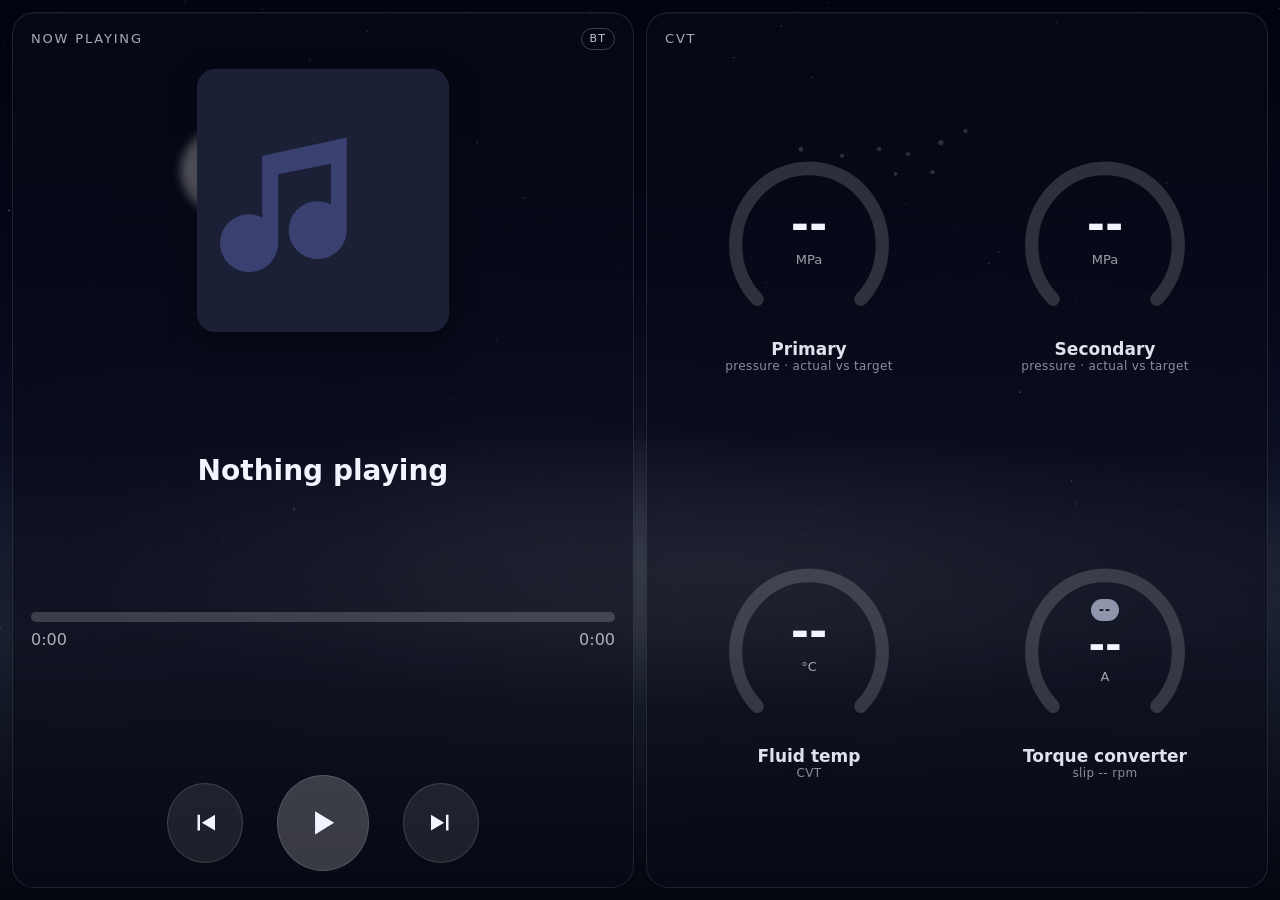
<file: dashboard/index.html>
<!DOCTYPE html>
<html lang="en">
<head>
  <meta charset="UTF-8" />
  <meta name="viewport" content="width=device-width, initial-scale=1.0" />
  <title>Sky</title>
  <link rel="stylesheet" href="src/style.css?v=20261116a" />
  <link rel="stylesheet" href="src/sky.css?v=20261116a" />
  <link rel="stylesheet" href="src/hud.css?v=20261116a" />
  <link rel="stylesheet" href="src/telemetry.css?v=20261117d" />
  <link rel="stylesheet" href="src/welcome.css?v=20261117e" />
  <link rel="stylesheet" href="src/trip.css?v=20261116a" />
  <link rel="stylesheet" href="src/dsp.css?v=20261116a" />
  <link rel="stylesheet" href="src/camera.css?v=20261117a" />
</head>
<body>
  <div id="page-main" class="pg">
    <div id="background-mount" class="bg" aria-hidden="true"></div>
    <main id="hud" class="hud" aria-label="Dashboard"></main>
  </div>
  <div id="page-tele" class="pg" aria-label="Telemetry"></div>
  <div id="page-dsp" class="pg" aria-label="Audio DSP"></div>
  <script type="module" src="src/sky.js?v=20261116a"></script>
  <script type="module" src="src/hud.js?v=20261117c"></script>
  <script type="module" src="src/telemetry.js?v=20261117d"></script>
  <script type="module" src="src/welcome.js?v=20261116a"></script>
  <script type="module" src="src/trip.js?v=20261116a"></script>
  <script type="module" src="src/dsp.js?v=20261116a"></script>
  <script type="module" src="src/camera.js?v=20261117a"></script>
</body>
</html>
</file>
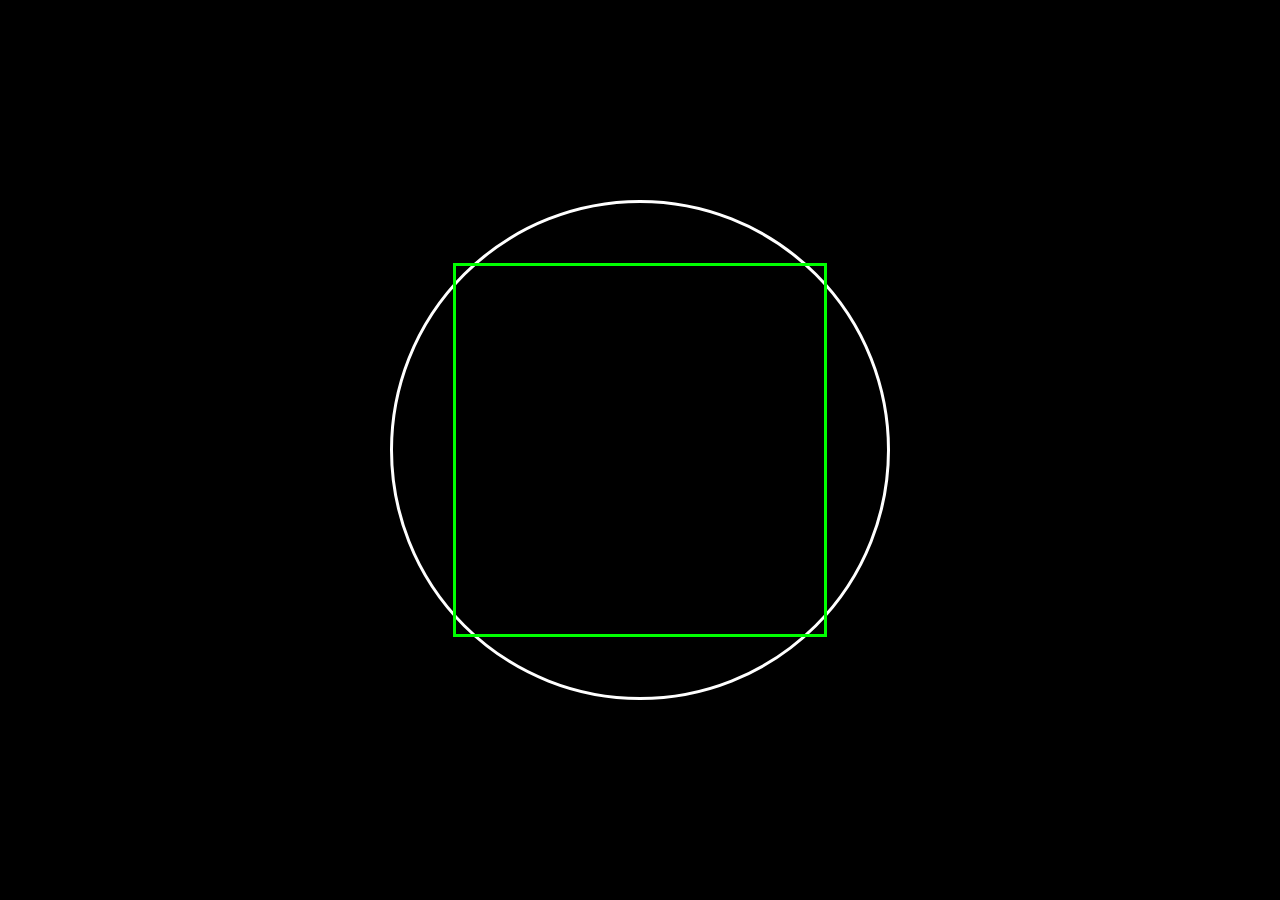
<file: dashboard/test-square.html>
<!doctype html><meta charset="utf-8">
<body style="margin:0;background:#000;display:flex;align-items:center;justify-content:center;height:100vh">
<div style="width:500px;height:500px;border:3px solid #fff;border-radius:50%;box-sizing:border-box;position:relative">
<div style="position:absolute;inset:60px;border:3px solid #0f0;box-sizing:border-box"></div></div>
</file>
<file: dashboard/src/style.css>
/* ============================================================
   Vantage v0.8.0 — design system
   Catppuccin Mocha (default), Macchiato, Frappe + Latte
   ============================================================ */

/* CSS Media Features Level 5: :dark, :light, :no-preference
   Fallback color system when system preference is available but
   JS hasn't yet applied data-theme. Chrome 148+, Firefox 151+,
   Safari 27+ (Interop 2026). These apply ONLY if data-theme is
   not set, so the JS-driven system takes precedence. */
@supports selector(:dark) {
  :dark {
    /* Default to Mocha (dark) when system prefers dark and JS hasn't run */
    --base: #1e1e2e;
    --mantle: #181825;
    --crust: #11111b;
    --surface0: #313244;
    --surface1: #45475a;
    --surface2: #585b70;
    --overlay0: #6c7086;
    --overlay1: #7f849c;
    --overlay2: #9399b2;
    --text: #cdd6f4;
    --subtext1: #bac2de;
    --subtext0: #a6adc8;
    --rosewater: #f5e0dc;
    --flamingo: #f2cdcd;
    --pink: #f5c2e7;
    --mauve: #cba6f7;
    --red: #f38ba8;
    --maroon: #eba0ac;
    --peach: #fab387;
    --yellow: #f9e2af;
    --green: #a6e3a1;
    --teal: #94e2d5;
    --sky: #89dceb;
    --sapphire: #74c7ec;
    --blue: #89b4fa;
    --lavender: #b4befe;
    --bg-canvas: var(--base);
    --bg-elevated: color-mix(in srgb, var(--mantle) 90%, transparent);
    --bg-overlay: color-mix(in srgb, var(--surface0) 70%, transparent);
    --bg-input: color-mix(in srgb, var(--crust) 70%, transparent);
    --bg-input-hover: color-mix(in srgb, var(--crust) 90%, transparent);
    --bg-button: color-mix(in srgb, var(--surface0) 70%, transparent);
    --bg-button-hover: color-mix(in srgb, var(--surface1) 80%, transparent);
    --bg-readability-overlay:
      radial-gradient(900px 520px at 50% 28%, rgba(0, 0, 0, 0.05), transparent 62%),
      linear-gradient(180deg, rgba(8, 9, 18, 0.18), rgba(8, 9, 18, 0.08) 45%, rgba(8, 9, 18, 0.26));
    --hero-text-shadow: 0 2px 18px rgba(0, 0, 0, 0.42);
    --border-subtle: color-mix(in srgb, var(--surface0) 60%, transparent);
    --border-default: color-mix(in srgb, var(--surface1) 65%, transparent);
    --border-strong: var(--surface2);
    --border-focus: var(--accent);
    --accent: var(--mauve);
    --accent-secondary: var(--blue);
    --accent-strong: color-mix(in srgb, var(--mauve) 92%, white);
    --accent-fg: var(--crust);
    --shadow-sm: 0 1px 2px rgba(0, 0, 0, 0.25);
    --shadow-md: 0 4px 12px rgba(0, 0, 0, 0.30);
    --shadow-lg: 0 12px 32px rgba(0, 0, 0, 0.40);
    --shadow-xl: 0 24px 64px rgba(0, 0, 0, 0.50);
    --ring: 0 0 0 2px var(--bg-canvas), 0 0 0 4px var(--accent);
  }
}

@supports selector(:light) {
  :light {
    /* Default to Latte (light) when system prefers light and JS hasn't run */
    --base: #eff1f5;
    --mantle: #e6e9ef;
    --crust: #dce0e8;
    --surface0: #ccd0da;
    --surface1: #bcc0cc;
    --surface2: #acb0be;
    --overlay0: #9ca0b0;
    --overlay1: #8b8fa3;
    --overlay2: #7c8096;
    --text: #4c4f69;
    --subtext1: #5c5f77;
    --subtext0: #6c6f85;
    --rosewater: #dc8a78;
    --flamingo: #dd7986;
    --pink: #ea76cb;
    --mauve: #8839ef;
    --red: #d20f39;
    --maroon: #e64553;
    --peach: #fe640b;
    --yellow: #df8e1d;
    --green: #40a02b;
    --teal: #179299;
    --sky: #04a5e5;
    --sapphire: #209fb5;
    --blue: #1e66f5;
    --lavender: #7287fd;
    --bg-canvas: var(--base);
    --bg-elevated: color-mix(in srgb, var(--mantle) 90%, transparent);
    --bg-overlay: color-mix(in srgb, var(--surface0) 70%, transparent);
    --bg-input: color-mix(in srgb, var(--crust) 70%, transparent);
    --bg-input-hover: color-mix(in srgb, var(--crust) 90%, transparent);
    --bg-button: color-mix(in srgb, var(--surface0) 70%, transparent);
    --bg-button-hover: color-mix(in srgb, var(--surface1) 80%, transparent);
    --bg-readability-overlay:
      radial-gradient(900px 520px at 50% 28%, rgba(255, 255, 255, 0.05), transparent 62%),
      linear-gradient(180deg, rgba(240, 240, 245, 0.18), rgba(240, 240, 245, 0.08) 45%, rgba(240, 240, 245, 0.26));
    --hero-text-shadow: 0 2px 18px rgba(255, 255, 255, 0.32);
    --border-subtle: color-mix(in srgb, var(--surface0) 60%, transparent);
    --border-default: color-mix(in srgb, var(--surface1) 65%, transparent);
    --border-strong: var(--surface2);
    --border-focus: var(--accent);
    --accent: var(--mauve);
    --accent-secondary: var(--blue);
    --accent-strong: color-mix(in srgb, var(--mauve) 86%, black);
    --accent-fg: var(--base);
    --shadow-sm: 0 1px 2px rgba(0, 0, 0, 0.12);
    --shadow-md: 0 4px 12px rgba(0, 0, 0, 0.15);
    --shadow-lg: 0 12px 32px rgba(0, 0, 0, 0.20);
    --shadow-xl: 0 24px 64px rgba(0, 0, 0, 0.28);
    --ring: 0 0 0 2px var(--bg-canvas), 0 0 0 4px var(--accent);
  }
}

:root,
[data-theme="mocha"] {
  /* Catppuccin Mocha */
  --base: #1e1e2e;
  --mantle: #181825;
  --crust: #11111b;
  --surface0: #313244;
  --surface1: #45475a;
  --surface2: #585b70;
  --overlay0: #6c7086;
  --overlay1: #7f849c;
  --overlay2: #9399b2;
  --text: #cdd6f4;
  --subtext1: #bac2de;
  --subtext0: #a6adc8;
  --rosewater: #f5e0dc;
  --flamingo: #f2cdcd;
  --pink: #f5c2e7;
  --mauve: #cba6f7;
  --red: #f38ba8;
  --maroon: #eba0ac;
  --peach: #fab387;
  --yellow: #f9e2af;
  --green: #a6e3a1;
  --teal: #94e2d5;
  --sky: #89dceb;
  --sapphire: #74c7ec;
  --blue: #89b4fa;
  --lavender: #b4befe;

  /* Semantic surface tokens */
  --bg-canvas: var(--base);
  --bg-elevated: color-mix(in srgb, var(--mantle) 90%, transparent);
  --bg-overlay: color-mix(in srgb, var(--surface0) 70%, transparent);
  --bg-input: color-mix(in srgb, var(--crust) 70%, transparent);
  --bg-input-hover: color-mix(in srgb, var(--crust) 90%, transparent);
  --bg-button: color-mix(in srgb, var(--surface0) 70%, transparent);
  --bg-button-hover: color-mix(in srgb, var(--surface1) 80%, transparent);
  --bg-readability-overlay:
    radial-gradient(900px 520px at 50% 28%, rgba(0, 0, 0, 0.05), transparent 62%),
    linear-gradient(180deg, rgba(8, 9, 18, 0.18), rgba(8, 9, 18, 0.08) 45%, rgba(8, 9, 18, 0.26));
  --hero-text-shadow: 0 2px 18px rgba(0, 0, 0, 0.42);

  --border-subtle: color-mix(in srgb, var(--surface0) 60%, transparent);
  --border-default: color-mix(in srgb, var(--surface1) 65%, transparent);
  --border-strong: var(--surface2);
  --border-focus: var(--accent);

  --accent: var(--mauve);
  --accent-secondary: var(--blue);
  --accent-strong: color-mix(in srgb, var(--mauve) 92%, white);
  --accent-fg: var(--crust);

  /* Dynamic contrast text on accent background
     Progressive enhancement: contrast-color() for Chrome 147+, Firefox 146+, Safari 26+, Edge 147+
     Fallback to --accent-fg for older browsers */
  @supports (color: contrast-color(white, black from red)) {
    --accent-fg: contrast-color(white, black from var(--accent));
  }

  /* Shadows tuned for dark canvas */
  --shadow-sm: 0 1px 2px rgba(0, 0, 0, 0.25);
  --shadow-md: 0 4px 12px rgba(0, 0, 0, 0.30);
  --shadow-lg: 0 12px 32px rgba(0, 0, 0, 0.40);
  --shadow-xl: 0 24px 64px rgba(0, 0, 0, 0.50);
  --ring: 0 0 0 2px var(--bg-canvas), 0 0 0 4px var(--accent);
}

[data-theme="macchiato"] {
  /* Catppuccin Macchiato */
  --base: #24273a;
  --mantle: #1e2030;
  --crust: #181926;
  --surface0: #363a4f;
  --surface1: #494d64;
  --surface2: #5b6078;
  --overlay0: #6e738d;
  --overlay1: #8087a2;
  --overlay2: #939ab7;
  --text: #cad3f5;
  --subtext1: #b8c0e0;
  --subtext0: #a5adcb;
  --rosewater: #f4dbd6;
  --flamingo: #f0c6c6;
  --pink: #f5bde6;
  --mauve: #c6a0f6;
  --red: #ed8796;
  --maroon: #ee99a0;
  --peach: #f5a97f;
  --yellow: #eed49f;
  --green: #a6da95;
  --teal: #8bd5ca;
  --sky: #91d7e3;
  --sapphire: #7dc4e4;
  --blue: #8aadf4;
  --lavender: #b7bdf8;
  --bg-readability-overlay:
    radial-gradient(900px 520px at 50% 28%, rgba(9, 10, 23, 0.06), transparent 62%),
    linear-gradient(180deg, rgba(12, 13, 28, 0.19), rgba(12, 13, 28, 0.09) 45%, rgba(12, 13, 28, 0.27));

  /* Dynamic contrast text on accent background */
  @supports (color: contrast-color(white, black from red)) {
    --accent-fg: contrast-color(white, black from var(--accent));
  }
}

[data-theme="frappe"] {
  /* Catppuccin Frappe */
  --base: #303446;
  --mantle: #292c3c;
  --crust: #232634;
  --surface0: #414559;
  --surface1: #51576d;
  --surface2: #626880;
  --overlay0: #737994;
  --overlay1: #838ba7;
  --overlay2: #949cbb;
  --text: #c6d0f5;
  --subtext1: #b5bfe2;
  --subtext0: #a5adce;
  --rosewater: #f2d5cf;
  --flamingo: #eebebe;
  --pink: #f4b8e4;
  --mauve: #ca9ee6;
  --red: #e78284;
  --maroon: #ea999c;
  --peach: #ef9f76;
  --yellow: #e5c890;
  --green: #a6d189;
  --teal: #81c8be;
  --sky: #99d1db;
  --sapphire: #85c1dc;
  --blue: #8caaee;
  --lavender: #babbf1;
  --bg-readability-overlay:
    radial-gradient(900px 520px at 50% 28%, rgba(15, 17, 35, 0.05), transparent 62%),
    linear-gradient(180deg, rgba(18, 20, 38, 0.17), rgba(18, 20, 38, 0.08) 45%, rgba(18, 20, 38, 0.24));

  /* Dynamic contrast text on accent background */
  @supports (color: contrast-color(white, black from red)) {
    --accent-fg: contrast-color(white, black from var(--accent));
  }
}

/* Accent color overrides — set via data-accent on <html> */
[data-accent="blue"]     { --accent: var(--blue);     --accent-strong: color-mix(in srgb, var(--blue)     92%, white); }
[data-accent="green"]    { --accent: var(--green);    --accent-strong: color-mix(in srgb, var(--green)    92%, white); }
[data-accent="peach"]    { --accent: var(--peach);    --accent-strong: color-mix(in srgb, var(--peach)    92%, white); }
[data-accent="teal"]     { --accent: var(--teal);     --accent-strong: color-mix(in srgb, var(--teal)     92%, white); }
[data-accent="lavender"] { --accent: var(--lavender); --accent-strong: color-mix(in srgb, var(--lavender) 92%, white); }
[data-accent="red"]      { --accent: var(--red);      --accent-strong: color-mix(in srgb, var(--red)      92%, white); }
[data-accent="flamingo"] { --accent: var(--flamingo); --accent-strong: color-mix(in srgb, var(--flamingo) 92%, white); }
[data-accent="sky"]      { --accent: var(--sky);      --accent-strong: color-mix(in srgb, var(--sky)      92%, white); }

[data-theme="latte"] {
  /* Catppuccin Latte */
  --base: #eff1f5;
  --mantle: #e6e9ef;
  --crust: #dce0e8;
  --surface0: #ccd0da;
  --surface1: #bcc0cc;
  --surface2: #acb0be;
  --overlay0: #9ca0b0;
  --overlay1: #8c8fa1;
  --overlay2: #7c7f93;
  --text: #4c4f69;
  --subtext1: #5c5f77;
  --subtext0: #6c6f85;
  --rosewater: #dc8a78;
  --flamingo: #dd7878;
  --pink: #ea76cb;
  --mauve: #8839ef;
  --red: #d20f39;
  --maroon: #e64553;
  --peach: #fe640b;
  --yellow: #df8e1d;
  --green: #40a02b;
  --teal: #179299;
  --sky: #04a5e5;
  --sapphire: #209fb5;
  --blue: #1e66f5;
  --lavender: #7287fd;

  --bg-canvas: var(--base);
  --bg-elevated: color-mix(in srgb, var(--mantle) 90%, transparent);
  --bg-overlay: color-mix(in srgb, white 60%, var(--surface0));
  --bg-input: white;
  --bg-input-hover: color-mix(in srgb, white 90%, var(--surface0));
  --bg-button: color-mix(in srgb, white 80%, var(--surface0));
  --bg-button-hover: color-mix(in srgb, white 95%, var(--surface1));
  --bg-readability-overlay:
    radial-gradient(900px 520px at 50% 28%, rgba(255, 255, 255, 0.18), transparent 62%),
    linear-gradient(180deg, rgba(255, 255, 255, 0.24), rgba(255, 255, 255, 0.12) 45%, rgba(255, 255, 255, 0.30));
  --hero-text-shadow: 0 1px 14px rgba(255, 255, 255, 0.72);

  --border-subtle: color-mix(in srgb, var(--surface0) 80%, transparent);
  --border-default: var(--surface1);
  --border-strong: var(--surface2);

  --accent: var(--mauve);
  --accent-secondary: var(--blue);
  --accent-strong: color-mix(in srgb, var(--mauve) 90%, black);
  --accent-fg: white;

  /* Dynamic contrast text on accent background */
  @supports (color: contrast-color(white, black from red)) {
    --accent-fg: contrast-color(white, black from var(--accent));
  }

  --shadow-sm: 0 1px 2px rgba(0, 0, 0, 0.06);
  --shadow-md: 0 4px 16px rgba(0, 0, 0, 0.08);
  --shadow-lg: 0 16px 40px rgba(0, 0, 0, 0.12);
  --shadow-xl: 0 24px 64px rgba(0, 0, 0, 0.16);
}

:root {
  /* Type scale */
  --font-sans: ui-sans-serif, -apple-system, BlinkMacSystemFont, "Segoe UI Variable", "Segoe UI", "Inter", system-ui, sans-serif;
  --font-display: var(--font-sans);
  --font-mono: ui-monospace, "JetBrains Mono", "Cascadia Code", "SF Mono", Menlo, Consolas, monospace;

  --text-xs: 11px;
  --text-sm: 12px;
  --text-base: 14px;
  --text-md: 15px;
  --text-lg: 17px;
  --text-xl: 22px;
  --text-2xl: 28px;
  --text-3xl: 38px;
  --text-display: 56px;

  /* Spacing scale (8pt grid w/ 4 half-step) */
  --s-1: 4px;
  --s-2: 8px;
  --s-3: 12px;
  --s-4: 16px;
  --s-5: 20px;
  --s-6: 24px;
  --s-7: 32px;
  --s-8: 40px;
  --s-9: 48px;
  --s-10: 64px;
  --s-11: 80px;

  /* Radii */
  --r-1: 4px;
  --r-2: 8px;
  --r-3: 12px;
  --r-4: 16px;
  --r-5: 20px;
  /* `--r-pill` is the "rounded backdrop" token used by text-bearing
   * chips, badges, weather cards, panel pills, etc. Set to 10 px — NOT
   * a stadium — to satisfy the project no-pill-backdrop rule. True
   * circles (avatars, status dots ≤14 px, icon-only buttons, toggle
   * thumbs) explicitly set `border-radius: 50%` themselves so they
   * keep their shape even though the token resolves to 10 px.
   * Allowed backdrop radii: 0, 4, 6, 8, 10, 12.
   */
  --r-pill: 10px;

  /* Motion */
  --t-micro: 120ms cubic-bezier(0.2, 0, 0.2, 1);
  --t-fast: 180ms cubic-bezier(0.2, 0.8, 0.2, 1);
  --t-base: 240ms cubic-bezier(0.2, 0.8, 0.2, 1);
  --t-slow: 320ms cubic-bezier(0.2, 0.8, 0.2, 1);

  --ring: 0 0 0 2px var(--bg-canvas), 0 0 0 4px var(--accent);

  --layout-max: 1100px;
  --layout-px: clamp(20px, 4vw, 56px);

  /* Semantic radius aliases — used by components that predate the numeric scale */
  --r-md: var(--r-3);
  --r-lg: var(--r-4);

  /* Ease curves */
  --ease-out: cubic-bezier(0, 0, 0.2, 1);
  --ease-in-out: cubic-bezier(0.4, 0, 0.2, 1);
}

@media (prefers-reduced-motion: reduce) {
  :root {
    --t-micro: 0ms;
    --t-fast: 0ms;
    --t-base: 0ms;
    --t-slow: 0ms;
  }
  *,
  *::before,
  *::after {
    animation-duration: 0.001ms !important;
    animation-iteration-count: 1 !important;
    transition-duration: 0.001ms !important;
  }
}

/* Windows High Contrast / forced-colors — let the OS theme override
   our colors but keep critical structural elements visible. */
@media (forced-colors: active) {
  .panel,
  .settings-section__group,
  .toast,
  .widget-picker,
  .engine-picker__popover,
  .onboard-card,
  .quicklink,
  .topsite__favicon {
    border: 1px solid CanvasText;
  }
  .button:focus-visible,
  .icon-button:focus-visible,
  .text-input:focus,
  :focus-visible {
    outline: 2px solid Highlight !important;
    outline-offset: 2px;
  }
}

/* prefers-contrast: more — users have explicitly asked the OS for
   stronger contrast (macOS Increase Contrast, GNOME high-contrast theme,
   iOS Increase Contrast, Windows Settings → Accessibility → Contrast
   themes when not in forced-colors). We thicken hairline borders, lift
   subtext opacity, replace dashed/subtle dividers with solid lines, and
   pull placeholder text up from --overlay0 to --subtext1 so it's
   readable against busy animated backgrounds. The whole pass is
   additive — no defaults are weakened. */
@media (prefers-contrast: more) {
  /* Borders that ride at --border-subtle become --border-default (and
     anything dashed becomes solid). */
  .panel,
  .settings-section__group,
  .settings-row,
  .toast,
  .widget-picker,
  .engine-picker__popover,
  .onboard-card,
  .quicklink,
  .topsite,
  .topsite__favicon,
  .chip,
  .text-input,
  .button,
  .button--ghost,
  .icon-button,
  .segmented,
  .toggle__track,
  .modal,
  .settings-panel,
  .feed-item,
  .crypto-row,
  .weather,
  .pomodoro,
  .calendar-event {
    border-color: var(--border-default);
    border-style: solid;
  }

  /* Hairline 1px dividers between rows become 2px so they survive
     against image and animated backgrounds. */
  .feed-item + .feed-item,
  .quicklinks > * + *,
  .topsites__list > * + *,
  .crypto-row + .crypto-row,
  .pom-history__row + .pom-history__row,
  .settings-row + .settings-row {
    border-top-width: 2px;
  }

  /* Placeholder text and disabled chrome must stay legible. */
  ::placeholder {
    color: var(--subtext1);
    opacity: 1;
  }
  .settings-row__hint,
  .crypto-empty__hint,
  .panel-empty,
  .feed-meta,
  .topsite__label,
  .quicklink__hint {
    color: var(--subtext1);
  }

  /* The accent foreground gets nudged toward the higher-contrast token
     so links + active pills stay AA against backgrounds users may have
     boosted. */
  .crypto-empty__link,
  .panel-tab[aria-selected="true"],
  .workspace-pill--active {
    text-decoration-thickness: 2px;
  }

  /* Focus rings double in width — a 2px ring is the WCAG 2.4.11 (Focus
     Not Obscured) baseline, but high-contrast users want more. */
  :focus-visible {
    outline-width: 3px;
    outline-offset: 3px;
  }

  /* Ghost buttons normally hover to a transparent border; under
     high-contrast we promote it to --border-default so the hovered
     hit-area is still legible against image/animated backgrounds. */
  .button--ghost:hover,
  .icon-button--ghost:hover {
    border-color: var(--border-default);
  }

  /* Partial-import dialog — section cards have hairline borders and
     subtext0 hint copy by default; both get the same lift as the rest
     of the contrast pass so the new surface doesn't read weaker than
     the rest of settings. */
  .import-dialog,
  .import-dialog__section {
    border-color: var(--border-default);
  }
  .import-dialog__header p,
  .import-dialog__section-hint {
    color: var(--subtext1);
  }
}

/* prefers-reduced-transparency — replace translucent + blurred
   surfaces with fully opaque equivalents. Chrome/Edge 118+. */
@media (prefers-reduced-transparency: reduce) {
  .settings-panel,
  .widget-picker,
  .pom-widget,
  .engine-picker__popover,
  .toast,
  .panel,
  .import-dialog,
  .notes-focus__overlay,
  .context-menu,
  .ql-group-popover {
    backdrop-filter: none !important;
    -webkit-backdrop-filter: none !important;
    background: var(--mantle) !important;
  }
  .bg-readability {
    backdrop-filter: none !important;
    -webkit-backdrop-filter: none !important;
  }
}

/* ============================================================
   Base
   ============================================================ */

*,
*::before,
*::after {
  box-sizing: border-box;
}

/* Make the [hidden] attribute always win, regardless of class display rules.
   Otherwise class-level `display: flex` / `display: grid` overrides the
   user-agent `[hidden] { display: none }` at equal specificity, and toggling
   `node.hidden = true` doesn't actually hide the element. */
[hidden] {
  display: none !important;
}

.visually-hidden {
  position: absolute !important;
  width: 1px !important;
  height: 1px !important;
  padding: 0 !important;
  margin: -1px !important;
  overflow: hidden !important;
  clip: rect(0 0 0 0) !important;
  white-space: nowrap !important;
  border: 0 !important;
}

html,
body {
  margin: 0;
  padding: 0;
  min-height: 100vh;
  background: var(--bg-canvas);
  color: var(--text);
  font-family: var(--font-sans);
  font-size: var(--text-base);
  line-height: 1.5;
  -webkit-font-smoothing: antialiased;
  -moz-osx-font-smoothing: grayscale;
  text-rendering: optimizeLegibility;
  font-feature-settings: "ss01", "cv11";
}

/* The animated background layer is position:fixed with z-index:-1, which
   places it BELOW body's painted background. So body must stay transparent
   for the .bg layer to be visible. The HTML root holds the canvas color as
   a safety fallback in case the .bg layer fails to render (broken JS, no
   network, etc.) so the page is never pure white. */
html {
  background: var(--bg-canvas);
  transition: background var(--t-slow), color var(--t-base);
}

body {
  background: transparent;
  min-height: 100vh;
  overflow-x: hidden;
}

/* When the animated background is OFF (.bg empty), paint the static
   Catppuccin gradient on the HTML root instead. */
html:has(.bg:empty) {
  background:
    radial-gradient(1100px 520px at 12% -10%, color-mix(in srgb, var(--accent) 10%, transparent), transparent 60%),
    radial-gradient(900px 480px at 110% 110%, color-mix(in srgb, var(--accent-secondary) 9%, transparent), transparent 60%),
    var(--bg-canvas);
}

html[data-theme="latte"]:has(.bg:empty) {
  background:
    radial-gradient(1100px 520px at 12% -10%, color-mix(in srgb, var(--accent) 14%, transparent), transparent 60%),
    radial-gradient(900px 480px at 110% 110%, color-mix(in srgb, var(--accent-secondary) 12%, transparent), transparent 60%),
    var(--bg-canvas);
}

button,
input,
select,
textarea {
  font: inherit;
  color: inherit;
}

a {
  color: inherit;
  text-decoration: none;
}

::selection {
  background: color-mix(in srgb, var(--accent) 35%, transparent);
}

:focus-visible {
  outline: none;
  box-shadow: var(--ring);
  border-radius: var(--r-2);
}

/* ============================================================
   Popover hints (native Popover API, Interop 2026)
   ============================================================ */

/* The popover="hint" attribute provides non-dismissible tooltips
   that close only on focus/hover leave. This is progressively
   enhanced with native browser support (Chrome 126+, Firefox 152+,
   Safari 27+ at Interop 2026). Fallback to title="" attribute
   is handled in JS for older browsers. */

[popover="hint"] {
  position: absolute;
  inset: auto;
  margin: 0;
  padding: var(--s-3) var(--s-3);
  background: var(--surface0);
  border: 1px solid var(--border-default);
  border-radius: var(--r-md);
  color: var(--text);
  font-size: var(--text-xs);
  font-weight: 500;
  line-height: 1.5;
  white-space: nowrap;
  box-shadow: 0 8px 24px rgba(0, 0, 0, 0.18);
  z-index: 1000;
  pointer-events: none;
  max-width: 320px;
  word-wrap: break-word;
  white-space: normal;
}

.popover-hint {
  position: absolute;
  inset: auto;
  margin: 0;
  padding: var(--s-2) var(--s-3);
  background: var(--surface0);
  border: 1px solid var(--border-default);
  border-radius: var(--r-md);
  color: var(--text);
  font-size: var(--text-sm);
  line-height: 1.4;
  box-shadow: var(--shadow-md);
  z-index: 1000;
  pointer-events: none;
  max-width: 300px;
  word-wrap: break-word;
}

/* ============================================================
   Animated weather + time-of-day background
   ============================================================ */

@property --sky-top    { syntax: '<color>'; inherits: false; initial-value: #1e1e2e; }
@property --sky-mid    { syntax: '<color>'; inherits: false; initial-value: #181825; }
@property --sky-bottom { syntax: '<color>'; inherits: false; initial-value: #11111b; }
@property --sun-color  { syntax: '<color>'; inherits: false; initial-value: #ffec8b; }
@property --sun-glow   { syntax: '<color>'; inherits: false; initial-value: #fff8d8; }

.bg {
  position: fixed;
  inset: 0;
  z-index: -1;
  overflow: hidden;
  overflow: clip;
  contain: layout paint size;
  pointer-events: none;
  background-image: linear-gradient(180deg,
    var(--sky-top) 0%,
    var(--sky-mid) 55%,
    var(--sky-bottom) 100%);
  transition:
    --sky-top    60s linear,
    --sky-mid    60s linear,
    --sky-bottom 60s linear,
    --sun-color  60s linear,
    --sun-glow   60s linear,
    background-color var(--t-slow),
    filter var(--t-slow),
    opacity var(--t-slow);
  --moon-x: 14%;
  --moon-y: 14%;
  contain: strict;
}

.bg::after {
  content: "";
  position: absolute;
  inset: 0;
  z-index: 40;
  pointer-events: none;
  opacity: 0;
  background: var(--bg-readability-overlay);
  transition: opacity 20s linear, background var(--t-slow);
}

.bg[data-phase]::after,
.bg[data-background-state]::after {
  opacity: var(--bg-readability-opacity, 1);
}

.bg[data-atmosphere="soft"] {
  --bg-readability-opacity: 1;
}

.bg[data-atmosphere="balanced"] {
  --bg-readability-opacity: 0.86;
}

.bg[data-atmosphere="vivid"] {
  --bg-readability-opacity: 0.68;
}

.bg[data-readability="minimal"][data-atmosphere="soft"] {
  --bg-readability-opacity: 0.70;
}

.bg[data-readability="minimal"][data-atmosphere="balanced"] {
  --bg-readability-opacity: 0.58;
}

.bg[data-readability="minimal"][data-atmosphere="vivid"] {
  --bg-readability-opacity: 0.48;
}

.bg[data-readability="high"] {
  --bg-readability-opacity: 1;
}

.bg[data-background-state="fallback"],
.bg[data-background-state="loading"],
.bg[data-background-state="missing"],
.bg[data-background-state="error"] {
  background:
    radial-gradient(900px 520px at 12% -12%, color-mix(in srgb, var(--accent) 14%, transparent), transparent 64%),
    radial-gradient(760px 460px at 110% 112%, color-mix(in srgb, var(--accent-secondary) 12%, transparent), transparent 62%),
    linear-gradient(180deg, color-mix(in srgb, var(--bg-canvas) 92%, var(--surface0)), var(--bg-canvas));
  transition: background var(--t-slow), filter var(--t-slow), opacity var(--t-slow);
}

/* Used on the very first paint so the inline-style assignment doesn't
   cross-fade from the dark-gray @property initial values into the right
   colors over 60s — that flash made evening loads feel like a sunrise.
   We snap once, force a reflow in JS, then drop the class. */
.bg.bg--no-transition,
.bg.bg--no-transition *,
.bg.bg--no-transition::after {
  transition: none !important;
}

/* Shared scene atmosphere. Locality-specific rules below paint horizon haze,
   ground bounce, and generated raster texture assets. */
.bg-scene-depth {
  position: absolute;
  inset: 0;
  opacity: 0;
  pointer-events: none;
  transition: opacity 18s linear, filter 18s linear, background 18s linear;
  background:
    url("../assets/backgrounds/atmosphere-grain.png") center / cover no-repeat,
    radial-gradient(70% 28% at 50% 78%, rgba(255, 255, 255, 0.08), transparent 72%),
    linear-gradient(180deg, transparent 0 52%, rgba(255, 255, 255, 0.06) 66%, transparent 88%);
}

.bg[data-locality="urban"] .bg-scene-depth,
.bg[data-locality="coastal"] .bg-scene-depth,
.bg[data-locality="lake"] .bg-scene-depth,
.bg[data-locality="mountain"] .bg-scene-depth,
.bg[data-locality="forest"] .bg-scene-depth,
.bg[data-locality="meadow"] .bg-scene-depth,
.bg[data-locality="desert"] .bg-scene-depth,
.bg[data-locality="polar"] .bg-scene-depth,
.bg[data-locality="tropical"] .bg-scene-depth {
  opacity: 1;
}

/* --- Phase color palettes --- */
.bg[data-phase="astronomical-night"] { --sky-top: #020209; --sky-mid: #060818; --sky-bottom: #020207; --sun-color: #e8e8f8; --sun-glow: rgba(220,220,240,0.35); }
.bg[data-phase="astronomical-dawn"]  { --sky-top: #040412; --sky-mid: #0c0e26; --sky-bottom: #100820; --sun-color: #d8d8f0; --sun-glow: rgba(200,200,240,0.30); }
.bg[data-phase="nautical-dawn"]      { --sky-top: #0c1032; --sky-mid: #1e1848; --sky-bottom: #2a1a3c; --sun-color: #e8c8b0; --sun-glow: rgba(240,190,160,0.40); }
.bg[data-phase="night"]              { --sky-top: #050511; --sky-mid: #0a0d2a; --sky-bottom: #03030c; --sun-color: #f0f0f0; --sun-glow: rgba(255,255,255,0.5); }
.bg[data-phase="pre-dawn"]           { --sky-top: #1a1f3d; --sky-mid: #5a3461; --sky-bottom: #ec6d4d; --sun-color: #f5b88c; --sun-glow: rgba(255,170,120,0.5); }
.bg[data-phase="sunrise"]            { --sky-top: #f5b88c; --sky-mid: #f08d70; --sky-bottom: #e87466; --sun-color: #fff0c2; --sun-glow: rgba(255,180,120,0.7); }
.bg[data-phase="morning"]            { --sky-top: #67aedf; --sky-mid: #a8d4ee; --sky-bottom: #dde9f2; --sun-color: #fff5b0; --sun-glow: rgba(255,240,180,0.65); }
.bg[data-phase="midday"]             { --sky-top: #3b82d2; --sky-mid: #74bdec; --sky-bottom: #bbe0f5; --sun-color: #fff8d8; --sun-glow: rgba(255,250,200,0.65); }
.bg[data-phase="afternoon"]          { --sky-top: #5697d0; --sky-mid: #94c8e2; --sky-bottom: #dad6d8; --sun-color: #ffefa8; --sun-glow: rgba(255,230,150,0.7); }
.bg[data-phase="golden-hour"]        { --sky-top: #5e3461; --sky-mid: #ed7651; --sky-bottom: #fab86b; --sun-color: #ffd382; --sun-glow: rgba(255,140,80,0.85); }
.bg[data-phase="sunset"]             { --sky-top: #311530; --sky-mid: #a8344c; --sky-bottom: #ed4f30; --sun-color: #ff9658; --sun-glow: rgba(220,80,40,0.9); }
.bg[data-phase="dusk"]               { --sky-top: #0e1230; --sky-mid: #2c2447; --sky-bottom: #5b386a; --sun-color: #d4d4f0; --sun-glow: rgba(180,180,220,0.5); }
.bg[data-phase="nautical-dusk"]      { --sky-top: #0a0e28; --sky-mid: #18163c; --sky-bottom: #201830; --sun-color: #c8c8e8; --sun-glow: rgba(180,180,230,0.40); }
.bg[data-phase="astronomical-dusk"]  { --sky-top: #040410; --sky-mid: #0a0c22; --sky-bottom: #08061a; --sun-color: #d0d0e8; --sun-glow: rgba(200,200,240,0.30); }

/* IMPORTANT: do NOT apply `filter:` to .bg as a whole for wet weather.
   filter cascades to every descendant, including the rain streak overlays —
   which dims the streaks against an already-dim sky and makes rain
   invisible (a muddy gray wash). Instead, JS overrides the inline
   --sky-top / --sky-mid / --sky-bottom variables directly when weather
   is wet/overcast, using a stormy sky palette. Rain streaks then render
   bright on top, the way actual rain reads against an actual storm.
   Pattern adopted from CSS-rain reference implementations: dark sky
   gradient + blue-white rain streaks at 60-80% opacity. */
.bg[data-weather="fog"] {
  filter: saturate(0.55) brightness(0.92);
}

/* --- Sun --- */
.bg-sun {
  position: absolute;
  width: 130px;
  height: 130px;
  border-radius: 50%;
  transform: translate(-50%, -50%);
  background:
    radial-gradient(circle at 42% 36%, rgba(255, 255, 255, 0.72) 0 7%, transparent 13%),
    radial-gradient(circle at 50% 50%,
      color-mix(in srgb, var(--sun-color) 88%, #fff8bc) 0%,
      color-mix(in srgb, var(--sun-color) 72%, #ffd16a) 28%,
      var(--sun-glow) 48%,
      transparent 76%);
  filter: blur(0.45px) saturate(1.06);
  transition:
    left 60s linear,
    top  60s linear,
    opacity 8s linear,
    background 20s linear,
    width 8s linear,
    height 8s linear;
  will-change: left, top;
}

.bg[data-phase="golden-hour"] .bg-sun,
.bg[data-phase="sunrise"]    .bg-sun,
.bg[data-phase="sunset"]     .bg-sun {
  width: 118px;
  height: 118px;
  filter: blur(4px) saturate(0.90);
  opacity: 0.68;
}

.bg[data-phase="dusk"]               .bg-sun,
.bg[data-phase="nautical-dusk"]      .bg-sun,
.bg[data-phase="astronomical-dusk"]  .bg-sun,
.bg[data-phase="night"]              .bg-sun,
.bg[data-phase="astronomical-night"] .bg-sun,
.bg[data-phase="astronomical-dawn"]  .bg-sun,
.bg[data-phase="nautical-dawn"]      .bg-sun,
.bg[data-phase="pre-dawn"]           .bg-sun {
  opacity: 0 !important;
}

/* --- Stars (visible at dusk + night) --- */
.bg-stars {
  position: absolute;
  inset: 0;
  background-image:
    radial-gradient(1px 1px at 13% 18%, white, transparent 60%),
    radial-gradient(1px 1px at 27% 9%,  white, transparent 60%),
    radial-gradient(1.5px 1.5px at 41% 22%, white, transparent 60%),
    radial-gradient(1px 1px at 55% 7%,  white, transparent 60%),
    radial-gradient(1px 1px at 67% 16%, white, transparent 60%),
    radial-gradient(1.5px 1.5px at 78% 28%, white, transparent 60%),
    radial-gradient(1px 1px at 91% 12%, white, transparent 60%),
    radial-gradient(1px 1px at 8%  35%, white, transparent 60%),
    radial-gradient(1px 1px at 21% 41%, white, transparent 60%),
    radial-gradient(1.5px 1.5px at 34% 30%, white, transparent 60%),
    radial-gradient(1px 1px at 48% 38%, white, transparent 60%),
    radial-gradient(1px 1px at 60% 32%, white, transparent 60%),
    radial-gradient(1px 1px at 74% 42%, white, transparent 60%),
    radial-gradient(1px 1px at 87% 33%, white, transparent 60%),
    radial-gradient(1.5px 1.5px at 18% 52%, white, transparent 60%),
    radial-gradient(1px 1px at 38% 50%, white, transparent 60%),
    radial-gradient(1px 1px at 52% 56%, white, transparent 60%),
    radial-gradient(1px 1px at 70% 50%, white, transparent 60%),
    radial-gradient(1.5px 1.5px at 84% 56%, white, transparent 60%);
  background-position: center top;
  background-repeat: no-repeat;
  background-size: cover;
  opacity: 0;
  transition: opacity 12s linear;
  animation: star-twinkle 6s ease-in-out infinite alternate;
}

.bg-stars::before {
  content: "";
  position: absolute;
  inset: 0;
  pointer-events: none;
}

.bg[data-phase="dusk"]               .bg-stars::before,
.bg[data-phase="nautical-dusk"]      .bg-stars::before,
.bg[data-phase="astronomical-dusk"]  .bg-stars::before,
.bg[data-phase="night"]              .bg-stars::before,
.bg[data-phase="astronomical-night"] .bg-stars::before,
.bg[data-phase="astronomical-dawn"]  .bg-stars::before,
.bg[data-phase="nautical-dawn"]      .bg-stars::before,
.bg[data-phase="pre-dawn"]           .bg-stars::before {
  background: url("../assets/backgrounds/starfield.png") center top / cover no-repeat;
}

.bg[data-phase="dusk"]               .bg-stars { opacity: 0.55; }
.bg[data-phase="nautical-dusk"]      .bg-stars { opacity: 0.80; }
.bg[data-phase="astronomical-dusk"]  .bg-stars { opacity: 0.95; }
.bg[data-phase="night"]              .bg-stars { opacity: 1; }
.bg[data-phase="astronomical-night"] .bg-stars { opacity: 1; }
.bg[data-phase="astronomical-dawn"]  .bg-stars { opacity: 0.90; }
.bg[data-phase="nautical-dawn"]      .bg-stars { opacity: 0.60; }
.bg[data-phase="pre-dawn"]           .bg-stars { opacity: 0.25; }

@keyframes star-twinkle {
  0%   { filter: brightness(1)   contrast(1); }
  50%  { filter: brightness(0.7) contrast(1.2); }
  100% { filter: brightness(1.1) contrast(0.9); }
}

/* --- Clouds (drifting blobs) --- */
.bg-cloud {
  position: absolute;
  width: 360px;
  height: 110px;
  border-radius: 50%;
  background: radial-gradient(ellipse at center,
    rgba(255,255,255,0.55) 0%,
    rgba(255,255,255,0.30) 35%,
    transparent 75%);
  filter: blur(22px);
  opacity: 0;
  transition: opacity 15s linear;
  animation: cloud-drift var(--cloud-dur, 90s) linear infinite;
  will-change: transform;
}

.bg-cloud--1 { top: 12%; --cloud-dur: 130s; animation-delay: -20s; }
.bg-cloud--2 { top: 22%; width: 460px; height: 130px; --cloud-dur: 170s; animation-delay: -65s; }
.bg-cloud--3 { top: 32%; width: 300px; height: 90px;  --cloud-dur: 100s; animation-delay: -35s; }

@keyframes cloud-drift {
  0%   { transform: translateX(-30vw); }
  100% { transform: translateX(130vw); }
}

/* IMPORTANT: these are descendant selectors (.bg ... .bg-cloud), NOT compound
   selectors (.bg.bg-cloud). The space matters — without it, the rule would
   require both classes/attributes on the same element, but .bg-cloud is a
   CHILD of .bg. v0.4.6 had the spaces missing on heavy-rain and heavy-snow,
   which is why storms looked like clear sunsets. */
.bg[data-weather="cloudy"]     .bg-cloud,
.bg[data-weather="overcast"]   .bg-cloud,
.bg[data-weather="rain"]       .bg-cloud,
.bg[data-weather="heavy-rain"] .bg-cloud,
.bg[data-weather="storm"]      .bg-cloud,
.bg[data-weather="snow"]       .bg-cloud,
.bg[data-weather="heavy-snow"] .bg-cloud,
.bg[data-weather="drizzle"]    .bg-cloud {
  background:
    url("../assets/backgrounds/cloud-wisps.png") center / cover no-repeat,
    radial-gradient(ellipse at center,
      rgba(255,255,255,0.55) 0%,
      rgba(255,255,255,0.30) 35%,
      transparent 75%);
}

.bg[data-weather="cloudy"]     .bg-cloud { opacity: 0.48; filter: blur(24px) saturate(0.92); }
.bg[data-weather="overcast"]   .bg-cloud { opacity: 0.82; filter: blur(30px) saturate(0.72); }
.bg[data-weather="rain"]       .bg-cloud { opacity: 0.86; filter: blur(32px) brightness(0.58) saturate(0.72); }
.bg[data-weather="heavy-rain"] .bg-cloud { opacity: 0.94; filter: blur(36px) brightness(0.46) saturate(0.70); }
.bg[data-weather="storm"]      .bg-cloud { opacity: 1;    filter: blur(38px) brightness(0.36) saturate(0.66); }
.bg[data-weather="snow"]       .bg-cloud { opacity: 0.68; filter: blur(30px) brightness(0.88) saturate(0.72); }
.bg[data-weather="heavy-snow"] .bg-cloud { opacity: 0.82; filter: blur(34px) brightness(0.82) saturate(0.68); }
.bg[data-weather="drizzle"]    .bg-cloud { opacity: 0.62; filter: blur(28px) brightness(0.84) saturate(0.82); }
.bg[data-weather="fog"]        .bg-cloud { opacity: 0; }

/* --- Fog overlay --- */
.bg-fog {
  position: absolute;
  inset: 0;
  background: linear-gradient(180deg,
    rgba(220,225,230,0.0) 0%,
    rgba(220,225,230,0.55) 50%,
    rgba(200,205,210,0.85) 100%);
  opacity: 0;
  transition: opacity 15s linear;
}
.bg[data-weather="fog"] .bg-fog { opacity: 1; }

/* --- Rain --- */
/* Rain streaks — discrete vertical streaks at scattered x-positions,
   tiled. The PRIOR implementation used a `linear-gradient(180deg, ...)`
   with `background-size: 1px N`, which when tiled produced full-width
   horizontal LCD-stripe bands instead of rain — every column got the
   same vertical gradient, so the bright band rendered as a continuous
   horizontal line. Switched to inline-SVG tiles containing actual
   <line> elements at scattered x-positions, with a slight wind-shear
   tilt. Animating background-position scrolls the tile downward, so
   streaks appear to fall. Two layers at different scales/speeds for
   parallax depth. */
.bg-rain {
  position: absolute;
  inset: -10% 0 0 0;
  background-image: url("data:image/svg+xml;utf8,<svg xmlns='http://www.w3.org/2000/svg' width='220' height='240' viewBox='0 0 220 240'><g stroke='rgb(220,235,255)' stroke-width='1.4' stroke-linecap='round' stroke-opacity='0.9'><line x1='14' y1='0' x2='10' y2='44'/><line x1='38' y1='28' x2='34' y2='72'/><line x1='61' y1='8' x2='57' y2='56'/><line x1='85' y1='38' x2='81' y2='86'/><line x1='108' y1='14' x2='104' y2='62'/><line x1='132' y1='44' x2='128' y2='90'/><line x1='154' y1='22' x2='150' y2='66'/><line x1='178' y1='6' x2='174' y2='52'/><line x1='201' y1='32' x2='197' y2='78'/><line x1='24' y1='112' x2='20' y2='158'/><line x1='50' y1='130' x2='46' y2='176'/><line x1='76' y1='102' x2='72' y2='148'/><line x1='102' y1='140' x2='98' y2='190'/><line x1='126' y1='118' x2='122' y2='162'/><line x1='150' y1='148' x2='146' y2='198'/><line x1='176' y1='110' x2='172' y2='156'/><line x1='202' y1='136' x2='198' y2='184'/><line x1='12' y1='184' x2='8' y2='230'/><line x1='66' y1='194' x2='62' y2='238'/><line x1='114' y1='200' x2='110' y2='240'/><line x1='162' y1='180' x2='158' y2='226'/><line x1='208' y1='208' x2='204' y2='240'/></g></svg>");
  background-size: 220px 240px;
  background-repeat: repeat;
  opacity: 0;
  transition: opacity 8s linear;
  animation: rain-fall 0.55s linear infinite;
  will-change: background-position;
  transform: translateZ(0);
}

.bg-rain--2 {
  background-image: url("data:image/svg+xml;utf8,<svg xmlns='http://www.w3.org/2000/svg' width='280' height='320' viewBox='0 0 280 320'><g stroke='rgb(190,210,240)' stroke-width='1' stroke-linecap='round' stroke-opacity='0.65'><line x1='22' y1='10' x2='17' y2='62'/><line x1='66' y1='40' x2='61' y2='98'/><line x1='118' y1='20' x2='113' y2='74'/><line x1='162' y1='52' x2='157' y2='110'/><line x1='208' y1='28' x2='203' y2='82'/><line x1='254' y1='14' x2='249' y2='68'/><line x1='40' y1='130' x2='35' y2='184'/><line x1='98' y1='148' x2='93' y2='202'/><line x1='148' y1='130' x2='143' y2='186'/><line x1='200' y1='158' x2='195' y2='212'/><line x1='248' y1='140' x2='243' y2='196'/><line x1='14' y1='240' x2='9' y2='298'/><line x1='80' y1='258' x2='75' y2='314'/><line x1='138' y1='244' x2='133' y2='300'/><line x1='194' y1='268' x2='189' y2='320'/><line x1='246' y1='248' x2='241' y2='306'/></g></svg>");
  background-size: 280px 320px;
  animation-duration: 0.85s;
}

.bg[data-weather="drizzle"]    .bg-rain    { opacity: 0.45; }
.bg[data-weather="drizzle"]    .bg-rain--2 { opacity: 0.30; }
.bg[data-weather="rain"]       .bg-rain    { opacity: 0.80; }
.bg[data-weather="rain"]       .bg-rain--2 { opacity: 0.55; }
.bg[data-weather="heavy-rain"] .bg-rain    { opacity: 0.95; }
.bg[data-weather="heavy-rain"] .bg-rain--2 { opacity: 0.75; }
.bg[data-weather="storm"]      .bg-rain    { opacity: 1;    }
.bg[data-weather="storm"]      .bg-rain--2 { opacity: 0.85; }

/* Scrolls the SVG tile down by exactly its tile height so the loop is
   seamless. Each layer overrides this implicitly because background-size
   sets the tile dimension and background-position is the same axis. */
@keyframes rain-fall {
  0%   { background-position: 0 0; }
  100% { background-position: 0 240px; }
}

.bg-rain--2 {
  animation-name: rain-fall-back;
}

@keyframes rain-fall-back {
  0%   { background-position: 0 0; }
  100% { background-position: 0 320px; }
}

/* --- Snow --- */
.bg-snow {
  position: absolute;
  inset: -10% 0 0 0;
  background-image:
    radial-gradient(2px 2px at 10% 20%, white, transparent),
    radial-gradient(1.5px 1.5px at 25% 60%, white, transparent),
    radial-gradient(2px 2px at 40% 30%, white, transparent),
    radial-gradient(1px 1px at 55% 80%, white, transparent),
    radial-gradient(2px 2px at 70% 50%, white, transparent),
    radial-gradient(1.5px 1.5px at 85% 70%, white, transparent),
    radial-gradient(1px 1px at 15% 85%, white, transparent),
    radial-gradient(2px 2px at 45% 12%, white, transparent),
    radial-gradient(1.5px 1.5px at 80% 18%, white, transparent),
    radial-gradient(1px 1px at 95% 45%, white, transparent);
  background-size: 100% 800px;
  background-repeat: repeat;
  opacity: 0;
  transition: opacity 10s linear;
  animation: snow-fall 9s linear infinite;
}

.bg[data-weather="snow"]       .bg-snow { opacity: 0.85; }
.bg[data-weather="heavy-snow"] .bg-snow { opacity: 1;
  filter: drop-shadow(0 0 1px white);
}

@keyframes snow-fall {
  0%   { background-position: 0 -800px; }
  100% { background-position: 0 0; }
}

/* --- Lightning flash (storm only) --- */
.bg-flash {
  position: absolute;
  inset: 0;
  background: rgba(255, 255, 255, 0.85);
  opacity: 0;
  pointer-events: none;
}

.bg[data-weather="storm"] .bg-flash {
  animation: lightning-strike 9s linear infinite;
}

@keyframes lightning-strike {
  0%, 88%, 89.5%, 91%, 100% { opacity: 0; }
  88.5%                     { opacity: 0.85; }
  90%                       { opacity: 0.55; }
  90.6%                     { opacity: 0.75; }
}

/* Palm-tree sway keyframe — used by the .bg-tree--palm tropical
   variant. (See the locality-aware tree block further below.) */
@keyframes palm-sway {
  0%   { transform: rotate(-1.2deg); }
  100% { transform: rotate(1.4deg); }
}

@media (max-width: 720px) {
  .bg-tree { width: 160px; height: 240px; right: 2%; }
  .bg-sun  { width: 100px; height: 100px; }
}

/* ============================================================
   Locality-aware tree silhouettes — palm/oak/pine swap based on
   data-biome. Default behavior matches v0.8 (palm at golden hour).
   ============================================================ */

.bg-tree {
  position: absolute;
  bottom: -8px;
  right: 4%;
  width: 220px;
  height: 320px;
  opacity: 0;
  transform: translateY(20px);
  transition: opacity 10s linear, transform 10s linear;
  pointer-events: none;
}

.bg-tree svg {
  width: 100%;
  height: 100%;
  filter: drop-shadow(0 0 24px rgba(0,0,0,0.4));
  transform-origin: 50% 100%;
  animation: palm-sway 6s ease-in-out infinite alternate;
}

.bg-tree--pine svg {
  /* Pines don't sway as visibly as palms — slow, narrow oscillation. */
  animation: tree-sway 9s ease-in-out infinite alternate;
}

.bg-tree--oak svg {
  animation: tree-sway 7s ease-in-out infinite alternate;
}

@keyframes tree-sway {
  0%   { transform: rotate(-0.6deg); }
  100% { transform: rotate(0.7deg); }
}

/* Show exactly one biome-appropriate tree at golden hour / sunset.
   Tropical → palm (the existing v0.8 silhouette).
   Temperate → oak (deciduous).
   Boreal → pine.
   Polar → no tree (bare horizon). */
.bg[data-biome="tropical"][data-phase="golden-hour"] .bg-tree--palm,
.bg[data-biome="tropical"][data-phase="sunset"]      .bg-tree--palm,
.bg[data-biome="temperate"][data-phase="golden-hour"] .bg-tree--oak,
.bg[data-biome="temperate"][data-phase="sunset"]      .bg-tree--oak,
.bg[data-biome="boreal"][data-phase="golden-hour"]   .bg-tree--pine,
.bg[data-biome="boreal"][data-phase="sunset"]        .bg-tree--pine {
  opacity: 0.95;
  transform: translateY(0);
}

.bg[data-locality="tropical"][data-phase="morning"]     .bg-tree--palm,
.bg[data-locality="tropical"][data-phase="midday"]      .bg-tree--palm,
.bg[data-locality="tropical"][data-phase="afternoon"]   .bg-tree--palm,
.bg[data-locality="tropical"][data-phase="golden-hour"] .bg-tree--palm,
.bg[data-locality="tropical"][data-phase="sunset"]      .bg-tree--palm,
.bg[data-locality="forest"][data-phase="morning"]       .bg-tree--pine,
.bg[data-locality="forest"][data-phase="afternoon"]     .bg-tree--pine,
.bg[data-locality="forest"][data-phase="golden-hour"]   .bg-tree--pine,
.bg[data-locality="meadow"][data-phase="golden-hour"]   .bg-tree--oak,
.bg[data-locality="meadow"][data-phase="sunset"]        .bg-tree--oak {
  opacity: 0.86;
  transform: translateY(0);
}

/* Wet/heavy weather hides the tree. Drizzle keeps it (light rain). */
.bg[data-weather="storm"]      .bg-tree,
.bg[data-weather="heavy-rain"] .bg-tree,
.bg[data-weather="rain"]       .bg-tree,
.bg[data-weather="heavy-snow"] .bg-tree {
  opacity: 0 !important;
}

/* ============================================================
   Distant mountains — three atmospheric parallax ridges. Show in
   temperate + boreal biomes; subtle fade-in/out with day cycle.
   ============================================================ */

.bg-mountains {
  position: absolute;
  left: 0;
  right: 0;
  pointer-events: none;
  opacity: 0;
  color: rgba(15, 18, 26, 0.56);
  transition: opacity 30s linear;
  transform-origin: center bottom;
  overflow: hidden;
}

.bg-mountains::before {
  content: "";
  position: absolute;
  inset: 0;
  background: url("../assets/backgrounds/mountain-ridge-detail.png") center bottom / cover no-repeat;
  mix-blend-mode: soft-light;
  opacity: 0.22;
  pointer-events: none;
}

.bg-mountains svg {
  width: 100%;
  height: 100%;
  display: block;
  position: relative;
}

.bg-mountains svg .mountain-snowcap {
  mix-blend-mode: screen;
}

.bg-mountains--far {
  bottom: 20%;
  height: 16%;
  opacity: 0;
  color: rgba(96, 111, 126, 0.24);
  filter: blur(13px) saturate(0.66);
}

.bg-mountains--mid {
  bottom: 11%;
  height: 18%;
  color: rgba(48, 62, 77, 0.36);
  filter: blur(6px) saturate(0.68);
}

.bg-mountains--near {
  bottom: -1%;
  height: 24%;
  color: rgba(22, 30, 40, 0.46);
  filter: blur(2px) saturate(0.68) contrast(0.92);
}

/* Mountains visible in non-tropical biomes during daylight phases. */
.bg[data-biome="temperate"][data-phase="morning"]      .bg-mountains,
.bg[data-biome="temperate"][data-phase="midday"]       .bg-mountains,
.bg[data-biome="temperate"][data-phase="afternoon"]    .bg-mountains,
.bg[data-biome="temperate"][data-phase="golden-hour"]  .bg-mountains,
.bg[data-biome="temperate"][data-phase="sunrise"]      .bg-mountains,
.bg[data-biome="temperate"][data-phase="sunset"]       .bg-mountains,
.bg[data-biome="boreal"][data-phase="morning"]         .bg-mountains,
.bg[data-biome="boreal"][data-phase="midday"]          .bg-mountains,
.bg[data-biome="boreal"][data-phase="afternoon"]       .bg-mountains,
.bg[data-biome="boreal"][data-phase="golden-hour"]     .bg-mountains,
.bg[data-biome="boreal"][data-phase="sunrise"]         .bg-mountains,
.bg[data-biome="boreal"][data-phase="sunset"]          .bg-mountains,
.bg[data-biome="polar"][data-phase="midday"]           .bg-mountains,
.bg[data-biome="polar"][data-phase="morning"]          .bg-mountains,
.bg[data-biome="polar"][data-phase="afternoon"]        .bg-mountains {
  opacity: 0.62;
}
.bg[data-biome="temperate"][data-phase="morning"]   .bg-mountains--far,
.bg[data-biome="temperate"][data-phase="midday"]    .bg-mountains--far,
.bg[data-biome="temperate"][data-phase="afternoon"] .bg-mountains--far,
.bg[data-biome="boreal"][data-phase="morning"]      .bg-mountains--far,
.bg[data-biome="boreal"][data-phase="midday"]       .bg-mountains--far,
.bg[data-biome="boreal"][data-phase="afternoon"]    .bg-mountains--far,
.bg[data-biome="polar"][data-phase="midday"]        .bg-mountains--far {
  opacity: 0.42;
}

/* Locality scenes get their own horizon treatment. */
.bg[data-locality="coastal"] .bg-mountains,
.bg[data-locality="urban"]   .bg-mountains,
.bg[data-locality="forest"]  .bg-mountains,
.bg[data-locality="meadow"]  .bg-mountains,
.bg[data-locality="desert"]  .bg-mountains,
.bg[data-locality="tropical"] .bg-mountains {
  opacity: 0 !important;
}

/* Hide mountains in fog/heavy weather */
.bg[data-weather="fog"]        .bg-mountains,
.bg[data-weather="storm"]      .bg-mountains,
.bg[data-weather="heavy-rain"] .bg-mountains,
.bg[data-weather="heavy-snow"] .bg-mountains {
  opacity: 0 !important;
}

/* ============================================================
   Locality foregrounds — lightweight CSS scenes layered under UI.
   ============================================================ */

.bg-meadow,
.bg-forestline,
.bg-lake,
.bg-dunes,
.bg-icefield {
  position: absolute;
  left: 0;
  right: 0;
  bottom: 0;
  opacity: 0;
  pointer-events: none;
  overflow: hidden;
  transition: opacity 18s linear, filter 18s linear;
}

.bg-meadow {
  height: 26%;
  -webkit-mask-image: linear-gradient(180deg, transparent 0%, #000 20%, #000 100%);
  mask-image: linear-gradient(180deg, transparent 0%, #000 20%, #000 100%);
  background:
    radial-gradient(45% 26% at 20% 92%, rgba(77, 107, 58, 0.44), transparent 72%),
    radial-gradient(55% 32% at 74% 96%, rgba(42, 86, 58, 0.46), transparent 74%),
    linear-gradient(180deg, rgba(138, 166, 111, 0.00), rgba(76, 112, 70, 0.26) 24%, rgba(29, 62, 45, 0.66));
  filter: saturate(0.86) contrast(0.96);
}

.bg-meadow::before {
  content: "";
  position: absolute;
  inset: 22% -4% 0;
  background:
    radial-gradient(60% 40% at 18% 88%, rgba(232, 236, 178, 0.10), transparent 72%),
    radial-gradient(58% 36% at 82% 92%, rgba(70, 120, 75, 0.12), transparent 76%),
    radial-gradient(3px 2px at 12% 46%, rgba(255, 218, 132, 0.34), transparent 72%),
    radial-gradient(2px 2px at 27% 64%, rgba(236, 148, 170, 0.28), transparent 72%),
    radial-gradient(3px 2px at 63% 55%, rgba(255, 224, 152, 0.24), transparent 72%),
    radial-gradient(2px 2px at 82% 68%, rgba(226, 166, 183, 0.22), transparent 72%);
  opacity: 0.54;
  filter: blur(1.1px);
}

.bg-meadow::after {
  content: "";
  position: absolute;
  inset: 0;
  background: linear-gradient(180deg, rgba(235, 244, 224, 0.18), transparent 24%);
  mix-blend-mode: screen;
  opacity: 0.5;
}

.bg-forestline {
  height: 31%;
  background:
    radial-gradient(18% 34% at 8% 45%, rgba(14, 42, 30, 0.42), transparent 72%),
    radial-gradient(22% 38% at 25% 39%, rgba(22, 55, 39, 0.44), transparent 72%),
    radial-gradient(24% 42% at 48% 43%, rgba(11, 35, 25, 0.46), transparent 74%),
    radial-gradient(20% 36% at 68% 40%, rgba(20, 52, 38, 0.42), transparent 72%),
    radial-gradient(22% 38% at 88% 44%, rgba(12, 36, 27, 0.44), transparent 72%),
    radial-gradient(68% 34% at 28% 82%, rgba(42, 78, 56, 0.42), transparent 74%),
    radial-gradient(70% 34% at 76% 86%, rgba(24, 58, 44, 0.48), transparent 76%),
    linear-gradient(180deg, rgba(218, 230, 210, 0.10) 0 8%, rgba(39, 67, 52, 0.18) 36%, rgba(8, 18, 14, 0.64) 100%);
  filter: blur(1.2px) saturate(0.70);
}

.bg-forestline::before {
  content: "";
  position: absolute;
  left: -4%;
  right: -4%;
  bottom: 10%;
  height: 78%;
  background:
    radial-gradient(18% 68% at 10% 92%, rgba(11, 31, 22, 0.46), transparent 72%),
    radial-gradient(22% 72% at 28% 96%, rgba(14, 39, 28, 0.50), transparent 74%),
    radial-gradient(24% 74% at 48% 94%, rgba(8, 28, 20, 0.52), transparent 76%),
    radial-gradient(20% 70% at 69% 96%, rgba(13, 37, 28, 0.48), transparent 74%),
    radial-gradient(22% 72% at 90% 92%, rgba(8, 27, 20, 0.48), transparent 74%),
    linear-gradient(180deg, transparent 0 24%, rgba(40, 66, 52, 0.14) 54%, rgba(5, 13, 10, 0.38) 100%);
  opacity: 0.82;
  filter: blur(12px);
}

.bg-forestline::after {
  content: "";
  position: absolute;
  inset: auto -4% 0;
  height: 50%;
  background:
    linear-gradient(180deg, rgba(38, 62, 48, 0.12), rgba(6, 14, 11, 0.58)),
    radial-gradient(62% 34% at 50% 4%, rgba(210, 224, 198, 0.08), transparent 74%);
}

.bg-lake {
  height: 34%;
  overflow: hidden;
  -webkit-mask-image: linear-gradient(180deg, transparent 0%, #000 16%, #000 100%);
  mask-image: linear-gradient(180deg, transparent 0%, #000 16%, #000 100%);
  background:
    radial-gradient(80% 22% at 62% 0%, rgba(239, 222, 178, 0.11), transparent 74%),
    radial-gradient(55% 22% at 18% 4%, rgba(178, 208, 220, 0.14), transparent 72%),
    linear-gradient(180deg, #5f8393, #315c71 46%, #122c3b);
  box-shadow: inset 0 1px 0 rgba(255, 255, 255, 0.12);
  filter: saturate(0.68) contrast(0.92);
}

.bg-lake::before {
  content: "";
  position: absolute;
  inset: 9% -10% 0;
  background:
    url("../assets/backgrounds/water-highlight.png") center top / cover no-repeat,
    radial-gradient(65% 16% at 72% 14%, rgba(238, 229, 190, 0.16), transparent 72%),
    repeating-linear-gradient(0deg, rgba(255, 255, 255, 0.055) 0 1px, transparent 1px 24px),
    repeating-linear-gradient(0deg, rgba(255, 255, 255, 0.035) 0 1px, transparent 1px 62px);
  opacity: 0.24;
  animation: lake-drift 70s linear infinite;
}

.bg-lake::after {
  content: "";
  position: absolute;
  inset: -5% 0 0;
  background:
    linear-gradient(180deg, rgba(235, 246, 250, 0.26), transparent 11%),
    linear-gradient(96deg, transparent 0 44%, rgba(255, 245, 205, 0.08) 48%, transparent 56%),
    radial-gradient(64% 48% at 50% -12%, rgba(21, 42, 59, 0.18), transparent 76%);
  mix-blend-mode: screen;
  opacity: 0.58;
}

.bg-dunes {
  height: 36%;
  -webkit-mask-image: linear-gradient(180deg, transparent 0%, #000 13%, #000 100%);
  mask-image: linear-gradient(180deg, transparent 0%, #000 13%, #000 100%);
  background:
    radial-gradient(92% 58% at 14% 104%, rgba(176, 126, 77, 0.56), transparent 70%),
    radial-gradient(86% 52% at 72% 98%, rgba(218, 171, 108, 0.44), transparent 72%),
    linear-gradient(180deg, rgba(224, 174, 109, 0.00), rgba(174, 121, 77, 0.40) 50%, rgba(88, 65, 49, 0.66));
  filter: saturate(0.74) contrast(0.94);
}

.bg-dunes::before {
  content: "";
  position: absolute;
  inset: 18% -6% 0;
  background:
    repeating-linear-gradient(164deg, rgba(255, 232, 164, 0.035) 0 1px, transparent 1px 26px),
    repeating-linear-gradient(14deg, rgba(73, 47, 35, 0.035) 0 1px, transparent 1px 48px);
  opacity: 0.34;
}

.bg-dunes::after {
  content: "";
  position: absolute;
  inset: 0 0 auto;
  height: 34%;
  background:
    radial-gradient(96% 130% at 18% 104%, rgba(255, 224, 150, 0.18), transparent 62%),
    radial-gradient(110% 140% at 82% 102%, rgba(98, 63, 42, 0.16), transparent 64%),
    linear-gradient(180deg, rgba(255, 220, 146, 0.18), transparent 78%);
  mix-blend-mode: screen;
  opacity: 0.56;
}

.bg-icefield {
  height: 35%;
  -webkit-mask-image: linear-gradient(180deg, transparent 0%, #000 15%, #000 100%);
  mask-image: linear-gradient(180deg, transparent 0%, #000 15%, #000 100%);
  background:
    radial-gradient(72% 18% at 22% 48%, rgba(255, 255, 255, 0.26), transparent 74%),
    radial-gradient(68% 18% at 78% 54%, rgba(190, 215, 228, 0.18), transparent 74%),
    linear-gradient(180deg, rgba(238, 248, 251, 0.00), rgba(216, 235, 244, 0.32) 34%, rgba(132, 164, 184, 0.42));
  filter: saturate(0.52) brightness(1.04);
}

.bg-icefield::before {
  content: "";
  position: absolute;
  inset: 24% -6% 0;
  background:
    repeating-linear-gradient(176deg, rgba(255, 255, 255, 0.09) 0 1px, transparent 1px 112px),
    repeating-linear-gradient(4deg, rgba(83, 128, 156, 0.04) 0 1px, transparent 1px 140px);
  opacity: 0.36;
}

.bg-icefield::after {
  content: "";
  position: absolute;
  inset: 0;
  background:
    radial-gradient(65% 34% at 50% 8%, rgba(255, 255, 255, 0.28), transparent 72%),
    linear-gradient(180deg, rgba(245, 251, 253, 0.12), transparent 28%);
  mix-blend-mode: screen;
  opacity: 0.72;
}

.bg[data-locality="meadow"] .bg-meadow,
.bg[data-locality="mountain"] .bg-meadow {
  opacity: 0.72;
}

.bg[data-locality="meadow"] .bg-meadow::before,
.bg[data-locality="mountain"] .bg-meadow::before {
  background:
    url("../assets/backgrounds/meadow-grass.png") center bottom / 100% 100% no-repeat,
    radial-gradient(60% 40% at 18% 88%, rgba(232, 236, 178, 0.10), transparent 72%),
    radial-gradient(58% 36% at 82% 92%, rgba(70, 120, 75, 0.12), transparent 76%),
    radial-gradient(3px 2px at 12% 46%, rgba(255, 218, 132, 0.34), transparent 72%),
    radial-gradient(2px 2px at 27% 64%, rgba(236, 148, 170, 0.28), transparent 72%),
    radial-gradient(3px 2px at 63% 55%, rgba(255, 224, 152, 0.24), transparent 72%),
    radial-gradient(2px 2px at 82% 68%, rgba(226, 166, 183, 0.22), transparent 72%);
  opacity: 0.62;
}

.bg[data-locality="forest"] .bg-forestline {
  opacity: 0.86;
  background:
    url("../assets/backgrounds/forest-canopy.png") center bottom / 100% 100% no-repeat,
    radial-gradient(24% 30% at 10% 36%, rgba(18, 54, 36, 0.56), transparent 72%),
    radial-gradient(28% 34% at 30% 30%, rgba(26, 70, 46, 0.54), transparent 72%),
    radial-gradient(30% 36% at 54% 34%, rgba(13, 45, 31, 0.58), transparent 74%),
    radial-gradient(26% 34% at 74% 31%, rgba(24, 66, 44, 0.52), transparent 72%),
    radial-gradient(26% 32% at 94% 38%, rgba(12, 42, 31, 0.54), transparent 72%),
    linear-gradient(180deg, rgba(120, 140, 96, 0.10) 0 8%, rgba(28, 70, 47, 0.54) 34%, rgba(4, 22, 16, 0.88) 100%);
  filter: blur(1.6px) saturate(0.80) hue-rotate(-8deg);
}

.bg[data-locality="lake"] .bg-lake {
  opacity: 0.92;
}

.bg[data-locality="lake"] .bg-lake::before {
  background:
    url("../assets/backgrounds/lake-surface.png") center top / cover no-repeat,
    url("../assets/backgrounds/water-highlight.png") center top / cover no-repeat,
    radial-gradient(65% 16% at 72% 14%, rgba(238, 229, 190, 0.15), transparent 72%),
    repeating-linear-gradient(0deg, rgba(255, 255, 255, 0.055) 0 1px, transparent 1px 24px),
    repeating-linear-gradient(0deg, rgba(255, 255, 255, 0.035) 0 1px, transparent 1px 62px);
}

.bg[data-locality="lake"] .bg-mountains--far {
  bottom: 34%;
  height: 17%;
  opacity: 0.42;
}

.bg[data-locality="lake"] .bg-mountains--mid {
  bottom: 29%;
  height: 18%;
  opacity: 0.40;
}

.bg[data-locality="lake"] .bg-mountains--near {
  bottom: 24%;
  height: 18%;
  opacity: 0.34;
}

.bg[data-locality="desert"] .bg-dunes {
  opacity: 0.84;
}

.bg[data-locality="desert"] .bg-dunes::before {
  background:
    url("../assets/backgrounds/dune-grain.png") center / cover no-repeat,
    repeating-linear-gradient(164deg, rgba(255, 232, 164, 0.035) 0 1px, transparent 1px 26px),
    repeating-linear-gradient(14deg, rgba(73, 47, 35, 0.035) 0 1px, transparent 1px 48px);
  opacity: 0.28;
}

.bg[data-locality="polar"] .bg-icefield {
  opacity: 0.86;
}

.bg[data-locality="polar"] .bg-icefield::before {
  background:
    url("../assets/backgrounds/icefield-grain.png") center / cover no-repeat,
    repeating-linear-gradient(176deg, rgba(255, 255, 255, 0.09) 0 1px, transparent 1px 112px),
    repeating-linear-gradient(4deg, rgba(83, 128, 156, 0.04) 0 1px, transparent 1px 140px);
}

.bg[data-locality="lake"] .bg-mountains,
.bg[data-locality="mountain"] .bg-mountains,
.bg[data-locality="polar"] .bg-mountains {
  opacity: 0.58;
}

.bg[data-locality="lake"] .bg-mountains--far,
.bg[data-locality="mountain"] .bg-mountains--far,
.bg[data-locality="polar"] .bg-mountains--far {
  opacity: 0.38;
}

.bg[data-locality="mountain"] .bg-mountains--far,
.bg[data-locality="lake"] .bg-mountains--far,
.bg[data-locality="polar"] .bg-mountains--far {
  color: rgba(122, 132, 142, 0.24);
  filter: blur(15px) saturate(0.54);
}

.bg[data-locality="mountain"] .bg-mountains--mid,
.bg[data-locality="lake"] .bg-mountains--mid,
.bg[data-locality="polar"] .bg-mountains--mid {
  color: rgba(58, 70, 82, 0.26);
  filter: blur(10px) saturate(0.54);
  opacity: 0.28;
}

.bg[data-locality="mountain"] .bg-mountains--near,
.bg[data-locality="lake"] .bg-mountains--near,
.bg[data-locality="polar"] .bg-mountains--near {
  color: rgba(24, 33, 44, 0.32);
  filter: blur(5px) saturate(0.52) contrast(0.86);
  opacity: 0.30;
}

.bg[data-locality="mountain"] .bg-meadow {
  opacity: 0.52;
  filter: saturate(0.62) brightness(0.92);
}

.bg[data-locality="mountain"] .bg-scene-depth {
  opacity: 0.72;
  filter: saturate(0.80) contrast(0.94);
}

.bg[data-locality="lake"] .bg-scene-depth,
.bg[data-locality="polar"] .bg-scene-depth {
  opacity: 0.86;
}

.bg[data-locality="mountain"] .bg-mountains {
  opacity: 0.78;
}

.bg[data-locality="mountain"] .bg-mountains--far {
  opacity: 0.52;
  color: rgba(118, 130, 143, 0.36);
  filter: blur(9px) saturate(0.62);
}

.bg[data-locality="mountain"] .bg-mountains--mid {
  opacity: 0.50;
  color: rgba(50, 64, 78, 0.46);
  filter: blur(4px) saturate(0.60);
}

.bg[data-locality="mountain"] .bg-mountains--near {
  opacity: 0.48;
  color: rgba(21, 30, 41, 0.48);
  filter: blur(1.8px) saturate(0.58) contrast(0.90);
}

.bg[data-weather="fog"] .bg-meadow,
.bg[data-weather="fog"] .bg-forestline,
.bg[data-weather="fog"] .bg-lake,
.bg[data-weather="fog"] .bg-dunes,
.bg[data-weather="fog"] .bg-icefield {
  filter: blur(1.5px) saturate(0.58);
}

.bg[data-locality="default"] .bg-mountains,
.bg[data-locality="default"] .bg-meadow,
.bg[data-locality="default"] .bg-forestline,
.bg[data-locality="default"] .bg-lake,
.bg[data-locality="default"] .bg-dunes,
.bg[data-locality="default"] .bg-icefield,
.bg[data-locality="default"] .bg-scene-depth,
.bg[data-locality="default"] .bg-ocean,
.bg[data-locality="default"] .bg-skyline,
.bg[data-locality="default"] .bg-lighthouse,
.bg[data-locality="default"] .bg-deer,
.bg[data-locality="default"] .bg-tree {
  opacity: 0 !important;
}

.bg[data-locality="tropical"] .bg-tree--oak,
.bg[data-locality="tropical"] .bg-tree--pine,
.bg[data-locality="tropical"] .bg-tree--saguaro,
.bg[data-locality="urban"] .bg-tree,
.bg[data-locality="coastal"] .bg-tree,
.bg[data-locality="lake"] .bg-tree,
.bg[data-locality="mountain"] .bg-tree,
.bg[data-locality="forest"] .bg-tree--palm,
.bg[data-locality="forest"] .bg-tree--oak,
.bg[data-locality="forest"] .bg-tree--saguaro,
.bg[data-locality="forest"] .bg-tree--pine,
.bg[data-locality="meadow"] .bg-tree--palm,
.bg[data-locality="meadow"] .bg-tree--pine,
.bg[data-locality="meadow"] .bg-tree--saguaro,
.bg[data-locality="polar"] .bg-tree {
  opacity: 0 !important;
  transform: translateY(24px) !important;
  transition: opacity 2.5s ease, transform 2.5s ease !important;
}

.bg[data-locality="urban"] .bg-scene-depth {
  background:
    url("../assets/backgrounds/city-atmosphere.png") center bottom / cover no-repeat,
    url("../assets/backgrounds/atmosphere-grain.png") center / cover no-repeat,
    radial-gradient(70% 18% at 50% 78%, rgba(255, 255, 255, 0.11), transparent 74%),
    linear-gradient(180deg, transparent 0 50%, rgba(210, 220, 230, 0.12) 66%, rgba(24, 28, 34, 0.10) 96%);
  filter: saturate(0.82);
}

.bg[data-locality="mountain"] .bg-scene-depth,
.bg[data-locality="lake"] .bg-scene-depth {
  background:
    url("../assets/backgrounds/mountain-atmosphere.png") center 72% / 110% auto no-repeat,
    url("../assets/backgrounds/atmosphere-grain.png") center / cover no-repeat,
    radial-gradient(92% 24% at 50% 58%, rgba(236, 244, 245, 0.28), transparent 70%),
    linear-gradient(180deg, transparent 0 42%, rgba(222, 230, 230, 0.20) 58%, rgba(14, 24, 34, 0.10) 100%);
  filter: saturate(0.78);
}

.bg[data-locality="forest"] .bg-scene-depth,
.bg[data-locality="meadow"] .bg-scene-depth {
  background:
    url("../assets/backgrounds/atmosphere-grain.png") center / cover no-repeat,
    radial-gradient(68% 20% at 50% 66%, rgba(235, 244, 216, 0.12), transparent 72%),
    linear-gradient(180deg, transparent 0 50%, rgba(68, 92, 64, 0.12) 72%, rgba(8, 24, 16, 0.18) 100%);
  filter: saturate(0.82);
}

.bg[data-locality="desert"] .bg-scene-depth {
  background:
    url("../assets/backgrounds/atmosphere-grain.png") center / cover no-repeat,
    radial-gradient(74% 18% at 52% 64%, rgba(255, 226, 154, 0.24), transparent 72%),
    linear-gradient(180deg, transparent 0 48%, rgba(218, 145, 74, 0.18) 72%, rgba(70, 44, 34, 0.16) 100%);
  filter: saturate(0.74);
}

.bg[data-locality="coastal"] .bg-scene-depth,
.bg[data-locality="tropical"] .bg-scene-depth {
  background:
    url("../assets/backgrounds/atmosphere-grain.png") center / cover no-repeat,
    radial-gradient(72% 22% at 56% 63%, rgba(242, 247, 235, 0.16), transparent 72%),
    linear-gradient(180deg, transparent 0 48%, rgba(160, 206, 213, 0.12) 70%, rgba(8, 35, 49, 0.14) 100%);
  filter: saturate(0.82);
}

.bg[data-locality="tropical"] .bg-scene-depth {
  background:
    url("../assets/backgrounds/tropical-fronds.png") center 58% / cover no-repeat,
    url("../assets/backgrounds/atmosphere-grain.png") center / cover no-repeat,
    radial-gradient(72% 22% at 56% 63%, rgba(242, 247, 235, 0.16), transparent 72%),
    linear-gradient(180deg, transparent 0 48%, rgba(110, 188, 156, 0.14) 70%, rgba(8, 35, 49, 0.14) 100%);
}

.bg[data-locality="polar"] .bg-scene-depth {
  background:
    url("../assets/backgrounds/mountain-atmosphere.png") center 72% / 110% auto no-repeat,
    url("../assets/backgrounds/atmosphere-grain.png") center / cover no-repeat,
    radial-gradient(78% 20% at 50% 60%, rgba(255, 255, 255, 0.24), transparent 70%),
    linear-gradient(180deg, transparent 0 46%, rgba(226, 242, 249, 0.18) 70%, rgba(102, 144, 171, 0.12) 100%);
  filter: saturate(0.58) brightness(1.04);
}

/* Regional microclimates. The broad locality chooses the scene; data-region
   adds place-specific atmosphere without adding heavier scene systems. */
.bg[data-region="new-york"] .bg-scene-depth,
.bg[data-region="chicago"] .bg-scene-depth,
.bg[data-region="boston"] .bg-scene-depth,
.bg[data-region="toronto"] .bg-scene-depth,
.bg[data-region="london"] .bg-scene-depth,
.bg[data-region="berlin"] .bg-scene-depth,
.bg[data-region="washington-dc"] .bg-scene-depth {
  background:
    url("../assets/backgrounds/city-atmosphere.png") center bottom / cover no-repeat,
    url("../assets/backgrounds/atmosphere-grain.png") center / cover no-repeat,
    radial-gradient(54% 18% at 48% 78%, rgba(201, 222, 236, 0.15), transparent 74%),
    linear-gradient(180deg, transparent 0 48%, rgba(138, 163, 176, 0.12) 68%, rgba(10, 16, 24, 0.16) 100%);
  filter: saturate(0.72) contrast(0.98);
}

.bg[data-region="los-angeles"] .bg-scene-depth,
.bg[data-region="san-francisco-bay"] .bg-scene-depth,
.bg[data-region="seattle"] .bg-scene-depth,
.bg[data-region="madrid"] .bg-scene-depth,
.bg[data-region="rome"] .bg-scene-depth {
  background:
    url("../assets/backgrounds/city-atmosphere.png") center bottom / cover no-repeat,
    url("../assets/backgrounds/atmosphere-grain.png") center / cover no-repeat,
    radial-gradient(66% 22% at 52% 72%, rgba(244, 213, 166, 0.15), transparent 74%),
    linear-gradient(180deg, transparent 0 48%, rgba(219, 176, 126, 0.12) 70%, rgba(62, 44, 35, 0.12) 100%);
  filter: saturate(0.82) contrast(0.94);
}

.bg[data-region="tokyo"] .bg-scene-depth,
.bg[data-region="singapore"] .bg-scene-depth {
  background:
    url("../assets/backgrounds/city-atmosphere.png") center bottom / cover no-repeat,
    url("../assets/backgrounds/atmosphere-grain.png") center / cover no-repeat,
    radial-gradient(52% 18% at 70% 70%, rgba(141, 215, 226, 0.14), transparent 70%),
    radial-gradient(48% 16% at 26% 76%, rgba(220, 154, 210, 0.10), transparent 72%),
    linear-gradient(180deg, transparent 0 48%, rgba(72, 96, 124, 0.14) 72%, rgba(8, 14, 26, 0.15) 100%);
  filter: saturate(0.86) contrast(0.96);
}

.bg[data-region="new-york"] .bg-skyline::before,
.bg[data-region="chicago"] .bg-skyline::before,
.bg[data-region="toronto"] .bg-skyline::before {
  background:
    linear-gradient(180deg, transparent 0 12%, rgba(22, 29, 39, 0.18) 12% 100%),
    repeating-linear-gradient(90deg, transparent 0 34px, rgba(14, 20, 30, 0.30) 34px 58px, transparent 58px 98px);
  clip-path: polygon(0 100%, 0 44%, 7% 40%, 12% 56%, 18% 24%, 25% 54%, 31% 34%, 38% 58%, 45% 18%, 53% 58%, 61% 30%, 68% 54%, 75% 20%, 84% 56%, 92% 38%, 100% 50%, 100% 100%);
}

.bg[data-region="tokyo"] .bg-skyline::after,
.bg[data-region="singapore"] .bg-skyline::after {
  background:
    radial-gradient(54% 28% at 72% 0%, rgba(137, 220, 235, 0.14), transparent 72%),
    radial-gradient(42% 24% at 28% 6%, rgba(245, 194, 231, 0.10), transparent 74%),
    linear-gradient(180deg, rgba(200, 220, 235, 0.10), rgba(4, 7, 14, 0.24));
}

.bg[data-region="honolulu"] .bg-ocean,
.bg[data-region="miami"] .bg-ocean,
.bg[data-region="rio"] .bg-ocean {
  background:
    radial-gradient(70% 22% at 64% 2%, rgba(255, 238, 190, 0.16), transparent 74%),
    radial-gradient(82% 30% at 18% 8%, rgba(138, 220, 210, 0.16), transparent 72%),
    linear-gradient(180deg, #5aaea9, #247b84 52%, #09465a);
  filter: saturate(0.84) contrast(0.93);
}

.bg[data-region="pacific-northwest"] .bg-ocean,
.bg[data-region="new-england"] .bg-ocean,
.bg[data-region="dutch-coast"] .bg-ocean {
  background:
    radial-gradient(70% 20% at 58% 2%, rgba(205, 216, 208, 0.10), transparent 74%),
    linear-gradient(180deg, #557987, #2c5366 52%, #122d3c);
  filter: saturate(0.58) contrast(0.96);
}

.bg[data-region="lisbon"] .bg-ocean,
.bg[data-region="barcelona"] .bg-ocean,
.bg[data-region="cape-town"] .bg-ocean,
.bg[data-region="auckland"] .bg-ocean {
  background:
    radial-gradient(74% 22% at 62% 2%, rgba(255, 231, 176, 0.14), transparent 74%),
    radial-gradient(76% 26% at 16% 8%, rgba(154, 196, 199, 0.13), transparent 72%),
    linear-gradient(180deg, #5f929b, #246070 52%, #0b3444);
  filter: saturate(0.70) contrast(0.94);
}

.bg[data-region="geneva"] .bg-lake,
.bg[data-region="zurich"] .bg-lake,
.bg[data-region="annecy"] .bg-lake,
.bg[data-region="italian-lakes"] .bg-lake {
  background:
    radial-gradient(80% 22% at 62% 0%, rgba(230, 226, 190, 0.13), transparent 74%),
    radial-gradient(55% 22% at 18% 4%, rgba(164, 204, 196, 0.13), transparent 72%),
    linear-gradient(180deg, #638b8f, #355f66 46%, #172f39);
}

.bg[data-region="geneva"] .bg-mountains,
.bg[data-region="zurich"] .bg-mountains,
.bg[data-region="annecy"] .bg-mountains,
.bg[data-region="italian-lakes"] .bg-mountains,
.bg[data-region="tahoe"] .bg-mountains,
.bg[data-region="fuji-five-lakes"] .bg-mountains {
  opacity: 0.66;
}

.bg[data-locality="lake"][data-region="great-lakes"] .bg-mountains {
  opacity: 0.16;
}

.bg[data-locality="lake"][data-region="great-lakes"] .bg-mountains--far {
  opacity: 0.12;
}

.bg[data-locality="lake"][data-region="great-lakes"] .bg-mountains--mid {
  opacity: 0.08;
}

.bg[data-locality="lake"][data-region="great-lakes"] .bg-mountains--near {
  opacity: 0.06;
}

.bg[data-region="great-lakes"] .bg-lake {
  background:
    radial-gradient(80% 20% at 62% 0%, rgba(217, 224, 219, 0.10), transparent 74%),
    linear-gradient(180deg, #5b7f8e, #335b6d 46%, #172e3c);
  filter: saturate(0.56) contrast(0.96);
}

.bg[data-region="alps"] .bg-mountains svg .mountain-snowcap,
.bg[data-region="himalaya"] .bg-mountains svg .mountain-snowcap,
.bg[data-region="scandes"] .bg-mountains svg .mountain-snowcap,
.bg[data-region="southern-alps-nz"] .bg-mountains svg .mountain-snowcap,
.bg[data-region="japanese-alps"] .bg-mountains svg .mountain-snowcap,
.bg[data-region="fuji-five-lakes"] .bg-mountains svg .mountain-snowcap {
  opacity: 0.34;
}

.bg[data-region="alps"] .bg-mountains--near,
.bg[data-region="himalaya"] .bg-mountains--near,
.bg[data-region="scandes"] .bg-mountains--near,
.bg[data-region="southern-alps-nz"] .bg-mountains--near {
  color: rgba(28, 42, 58, 0.52);
  filter: blur(1.5px) saturate(0.54) contrast(0.92);
}

.bg[data-region="rockies"] .bg-mountains--near,
.bg[data-region="southwest-highlands"] .bg-mountains--near,
.bg[data-region="andes"] .bg-mountains--near {
  color: rgba(52, 42, 34, 0.46);
  filter: blur(1.4px) saturate(0.66) contrast(0.92);
}

.bg[data-region="rockies"] .bg-scene-depth,
.bg[data-region="southwest-highlands"] .bg-scene-depth,
.bg[data-region="andes"] .bg-scene-depth {
  background:
    url("../assets/backgrounds/mountain-atmosphere.png") center 72% / 110% auto no-repeat,
    url("../assets/backgrounds/atmosphere-grain.png") center / cover no-repeat,
    radial-gradient(90% 22% at 50% 58%, rgba(226, 218, 190, 0.20), transparent 70%),
    linear-gradient(180deg, transparent 0 42%, rgba(188, 154, 106, 0.14) 58%, rgba(34, 24, 18, 0.12) 100%);
  filter: saturate(0.74) contrast(0.94);
}

.bg[data-locality="desert"]:not([data-region="sonoran"]) .bg-tree--saguaro {
  opacity: 0 !important;
  transform: translateY(24px) scale(0.86) !important;
}

.bg[data-region="sahara"] .bg-dunes,
.bg[data-region="arabian"] .bg-dunes {
  background:
    radial-gradient(92% 58% at 14% 104%, rgba(194, 144, 82, 0.58), transparent 70%),
    radial-gradient(86% 52% at 72% 98%, rgba(232, 186, 116, 0.42), transparent 72%),
    linear-gradient(180deg, rgba(232, 184, 110, 0.00), rgba(186, 126, 72, 0.40) 50%, rgba(92, 62, 44, 0.64));
}

.bg[data-region="atacama"] .bg-dunes,
.bg[data-region="central-asia"] .bg-dunes,
.bg[data-region="australian"] .bg-dunes,
.bg[data-region="kalahari"] .bg-dunes {
  background:
    radial-gradient(92% 58% at 14% 104%, rgba(162, 122, 88, 0.52), transparent 70%),
    radial-gradient(86% 52% at 72% 98%, rgba(198, 154, 110, 0.36), transparent 72%),
    linear-gradient(180deg, rgba(209, 166, 120, 0.00), rgba(136, 104, 80, 0.38) 50%, rgba(66, 54, 48, 0.62));
  filter: saturate(0.58) contrast(0.94);
}

@keyframes lake-drift {
  0%   { background-position: 0 0, 0 0, 0 0, 0 0, 0 0; }
  100% { background-position: -90px 12px, 54px 8px, 0 0, 18px 10px, -24px 4px; }
}

/* ============================================================
   Coastal ocean — a low water plane for coastal locality.
   ============================================================ */

.bg-ocean {
  position: absolute;
  left: 0;
  right: 0;
  bottom: 0;
  height: 40%;
  opacity: 0;
  pointer-events: none;
  overflow: hidden;
  -webkit-mask-image: linear-gradient(180deg, transparent 0%, #000 15%, #000 100%);
  mask-image: linear-gradient(180deg, transparent 0%, #000 15%, #000 100%);
  background:
    radial-gradient(70% 22% at 62% 2%, rgba(240, 222, 177, 0.11), transparent 74%),
    radial-gradient(82% 28% at 18% 8%, rgba(164, 208, 208, 0.12), transparent 72%),
    linear-gradient(180deg, #4f91a3, #1c6178 50%, #082f42);
  box-shadow: inset 0 1px 0 rgba(255, 255, 255, 0.16);
  filter: saturate(0.72) contrast(0.94);
  transition: opacity 18s linear;
}

.bg-ocean::before {
  content: "";
  position: absolute;
  inset: 8% -10% 0;
  background:
    url("../assets/backgrounds/water-highlight.png") center top / cover no-repeat,
    radial-gradient(70% 14% at 56% 6%, rgba(255, 244, 202, 0.18), transparent 72%),
    repeating-linear-gradient(0deg, rgba(255, 255, 255, 0.07) 0 1px, transparent 1px 26px),
    repeating-linear-gradient(0deg, rgba(255, 255, 255, 0.04) 0 1px, transparent 1px 68px),
    repeating-radial-gradient(ellipse at 50% 0%, rgba(255, 255, 255, 0.035) 0 1px, transparent 1px 40px);
  opacity: 0.20;
  animation: ocean-drift 78s linear infinite;
}

.bg-ocean::after {
  content: "";
  position: absolute;
  left: -10%;
  right: -10%;
  top: -9%;
  height: 54%;
  background:
    radial-gradient(ellipse at 55% 0%, rgba(255, 235, 185, 0.20), transparent 68%),
    linear-gradient(180deg, rgba(255, 255, 255, 0.16), transparent 16%),
    linear-gradient(94deg, transparent 0 42%, rgba(255, 247, 214, 0.08) 48%, transparent 58%);
  mix-blend-mode: screen;
  opacity: 0.46;
  animation: ocean-glow 24s ease-in-out infinite alternate;
}

.bg[data-locality="coastal"][data-phase="sunrise"]     .bg-ocean,
.bg[data-locality="coastal"][data-phase="morning"]     .bg-ocean,
.bg[data-locality="coastal"][data-phase="midday"]      .bg-ocean,
.bg[data-locality="coastal"][data-phase="afternoon"]   .bg-ocean,
.bg[data-locality="coastal"][data-phase="golden-hour"] .bg-ocean,
.bg[data-locality="coastal"][data-phase="sunset"]      .bg-ocean {
  opacity: 0.94;
}

.bg[data-locality="coastal"] .bg-ocean::before,
.bg[data-locality="tropical"] .bg-ocean::before {
  background:
    url("../assets/backgrounds/ocean-surface.png") center top / cover no-repeat,
    url("../assets/backgrounds/water-highlight.png") center top / cover no-repeat,
    radial-gradient(70% 14% at 56% 6%, rgba(255, 244, 202, 0.14), transparent 72%),
    repeating-linear-gradient(0deg, rgba(255, 255, 255, 0.07) 0 1px, transparent 1px 26px),
    repeating-linear-gradient(0deg, rgba(255, 255, 255, 0.04) 0 1px, transparent 1px 68px),
    repeating-radial-gradient(ellipse at 50% 0%, rgba(255, 255, 255, 0.035) 0 1px, transparent 1px 40px);
}

.bg[data-locality="tropical"][data-phase="sunrise"]     .bg-ocean,
.bg[data-locality="tropical"][data-phase="morning"]     .bg-ocean,
.bg[data-locality="tropical"][data-phase="midday"]      .bg-ocean,
.bg[data-locality="tropical"][data-phase="afternoon"]   .bg-ocean,
.bg[data-locality="tropical"][data-phase="golden-hour"] .bg-ocean,
.bg[data-locality="tropical"][data-phase="sunset"]      .bg-ocean {
  opacity: 0.90;
  background:
    radial-gradient(70% 22% at 62% 2%, rgba(255, 238, 190, 0.13), transparent 74%),
    radial-gradient(90% 30% at 18% 8%, rgba(128, 212, 202, 0.13), transparent 72%),
    linear-gradient(180deg, #45b6b2, #187f86 52%, #075064);
  filter: saturate(0.78) contrast(0.92);
}

.bg[data-locality="coastal"][data-phase="dusk"]              .bg-ocean,
.bg[data-locality="coastal"][data-phase="nautical-dusk"]     .bg-ocean,
.bg[data-locality="coastal"][data-phase="astronomical-dusk"] .bg-ocean,
.bg[data-locality="coastal"][data-phase="night"]             .bg-ocean,
.bg[data-locality="coastal"][data-phase="astronomical-night"] .bg-ocean,
.bg[data-locality="coastal"][data-phase="pre-dawn"]          .bg-ocean,
.bg[data-locality="coastal"][data-phase="nautical-dawn"]     .bg-ocean {
  opacity: 0.82;
}

.bg[data-locality="tropical"][data-phase="dusk"]              .bg-ocean,
.bg[data-locality="tropical"][data-phase="nautical-dusk"]     .bg-ocean,
.bg[data-locality="tropical"][data-phase="astronomical-dusk"] .bg-ocean,
.bg[data-locality="tropical"][data-phase="night"]             .bg-ocean,
.bg[data-locality="tropical"][data-phase="astronomical-night"] .bg-ocean,
.bg[data-locality="tropical"][data-phase="pre-dawn"]          .bg-ocean,
.bg[data-locality="tropical"][data-phase="nautical-dawn"]     .bg-ocean {
  opacity: 0.74;
  background:
    radial-gradient(70% 22% at 62% 2%, rgba(255, 238, 190, 0.10), transparent 74%),
    linear-gradient(180deg, #2f8591, #155f74 52%, #06384f);
}

/* Re-apply region water palettes after phase rules. */
.bg[data-region="honolulu"] .bg-ocean,
.bg[data-region="miami"] .bg-ocean,
.bg[data-region="rio"] .bg-ocean {
  background:
    radial-gradient(70% 22% at 64% 2%, rgba(255, 238, 190, 0.16), transparent 74%),
    radial-gradient(82% 30% at 18% 8%, rgba(138, 220, 210, 0.16), transparent 72%),
    linear-gradient(180deg, #5aaea9, #247b84 52%, #09465a);
  filter: saturate(0.84) contrast(0.93);
}

.bg[data-region="pacific-northwest"] .bg-ocean,
.bg[data-region="new-england"] .bg-ocean,
.bg[data-region="dutch-coast"] .bg-ocean {
  background:
    radial-gradient(70% 20% at 58% 2%, rgba(205, 216, 208, 0.10), transparent 74%),
    linear-gradient(180deg, #557987, #2c5366 52%, #122d3c);
  filter: saturate(0.58) contrast(0.96);
}

.bg[data-region="lisbon"] .bg-ocean,
.bg[data-region="barcelona"] .bg-ocean,
.bg[data-region="cape-town"] .bg-ocean,
.bg[data-region="auckland"] .bg-ocean {
  background:
    radial-gradient(74% 22% at 62% 2%, rgba(255, 231, 176, 0.14), transparent 74%),
    radial-gradient(76% 26% at 16% 8%, rgba(154, 196, 199, 0.13), transparent 72%),
    linear-gradient(180deg, #5f929b, #246070 52%, #0b3444);
  filter: saturate(0.70) contrast(0.94);
}

.bg[data-locality="coastal"][data-weather="fog"]        .bg-ocean,
.bg[data-locality="coastal"][data-weather="rain"]       .bg-ocean,
.bg[data-locality="coastal"][data-weather="heavy-rain"] .bg-ocean,
.bg[data-locality="coastal"][data-weather="storm"]      .bg-ocean,
.bg[data-locality="coastal"][data-weather="snow"]       .bg-ocean,
.bg[data-locality="coastal"][data-weather="heavy-snow"] .bg-ocean {
  opacity: 0.38;
  filter: blur(0.5px) saturate(0.62) contrast(0.92);
}

@keyframes ocean-drift {
  0%   { background-position: 0 0, 0 0, 0 0, 0 0, 0 0; }
  100% { background-position: 120px 18px, -72px 12px, 0 0, 28px 6px, -34px 10px; }
}

@keyframes ocean-glow {
  0%   { transform: translateX(-2%); opacity: 0.42; }
  100% { transform: translateX(2%);  opacity: 0.68; }
}

.bg[data-locality="coastal"] .bg-tree--saguaro,
.bg[data-locality="coastal"] .bg-heat-shimmer {
  opacity: 0 !important;
}

/* ============================================================
   Aurora borealis — high latitudes (|lat|>=55°), clear-sky night.
   Triggered by data-aurora="on" on the .bg mount.
   ============================================================ */

.bg-aurora {
  position: absolute;
  inset: 0 0 30% 0;
  background:
    radial-gradient(ellipse 60% 35% at 30% 20%, rgba(80, 240, 180, 0.0), transparent 70%),
    radial-gradient(ellipse 50% 30% at 60% 25%, rgba(140, 100, 240, 0.0), transparent 70%),
    radial-gradient(ellipse 55% 28% at 80% 18%, rgba(80, 200, 240, 0.0), transparent 70%);
  opacity: 0;
  mix-blend-mode: screen;
  transition: opacity 20s linear;
  filter: blur(8px);
  animation: aurora-shimmer 14s ease-in-out infinite alternate;
  pointer-events: none;
}

.bg[data-aurora="on"] .bg-aurora {
  opacity: 0.7;
  background:
    radial-gradient(ellipse 60% 35% at 30% 20%, rgba(80, 240, 180, 0.45), transparent 70%),
    radial-gradient(ellipse 50% 30% at 60% 25%, rgba(140, 100, 240, 0.40), transparent 70%),
    radial-gradient(ellipse 55% 28% at 80% 18%, rgba(80, 200, 240, 0.38), transparent 70%);
}

@keyframes aurora-shimmer {
  0%   { transform: translateY(0)   scaleY(1);    filter: blur(8px)  hue-rotate(0deg); }
  50%  { transform: translateY(-8px) scaleY(1.05); filter: blur(10px) hue-rotate(-15deg); }
  100% { transform: translateY(4px)  scaleY(0.97); filter: blur(8px)  hue-rotate(12deg); }
}

/* ============================================================
   Constellations — show during deep night phases, hemisphere-aware.
   ============================================================ */

.bg-constellation {
  position: absolute;
  opacity: 0;
  transition: opacity 20s linear;
  pointer-events: none;
}

.bg-constellation--north {
  top: 12%;
  left: 60%;
  width: 18%;
  max-width: 280px;
}

.bg-constellation--south {
  top: 18%;
  left: 18%;
  width: 12%;
  max-width: 160px;
}

.bg-constellation svg { width: 100%; height: auto; opacity: 0.7; }

.bg[data-phase="astronomical-night"][data-hemisphere="N"] .bg-constellation--north,
.bg[data-phase="night"][data-hemisphere="N"]              .bg-constellation--north,
.bg[data-phase="astronomical-dusk"][data-hemisphere="N"]  .bg-constellation--north,
.bg[data-phase="astronomical-dawn"][data-hemisphere="N"]  .bg-constellation--north {
  opacity: 0.55;
}

.bg[data-phase="astronomical-night"][data-hemisphere="S"] .bg-constellation--south,
.bg[data-phase="night"][data-hemisphere="S"]              .bg-constellation--south,
.bg[data-phase="astronomical-dusk"][data-hemisphere="S"]  .bg-constellation--south,
.bg[data-phase="astronomical-dawn"][data-hemisphere="S"]  .bg-constellation--south {
  opacity: 0.55;
}

/* Hide constellations under clouds/storm/fog */
.bg[data-weather="cloudy"]     .bg-constellation,
.bg[data-weather="overcast"]   .bg-constellation,
.bg[data-weather="rain"]       .bg-constellation,
.bg[data-weather="heavy-rain"] .bg-constellation,
.bg[data-weather="storm"]      .bg-constellation,
.bg[data-weather="fog"]        .bg-constellation,
.bg[data-weather="snow"]       .bg-constellation,
.bg[data-weather="heavy-snow"] .bg-constellation {
  opacity: 0 !important;
}

/* ============================================================
   Shooting stars — JS spawns transient elements into the host.
   ============================================================ */

.bg-shooting-star-host {
  position: absolute;
  inset: 0;
  pointer-events: none;
  overflow: hidden;
}

.bg-shooting-star {
  position: absolute;
  left: var(--ss-x, 50%);
  top: var(--ss-y, 20%);
  width: 140px;
  height: 2px;
  background: linear-gradient(90deg, transparent 0%, rgba(255,255,255,0.0) 10%, rgba(255,255,255,0.95) 60%, white 100%);
  border-radius: var(--r-pill);
  box-shadow: 0 0 8px rgba(255,255,255,0.6);
  transform-origin: right center;
  transform: rotate(var(--ss-angle, 30deg)) translateX(-280px);
  opacity: 0;
  animation: shooting-star 1.4s ease-out forwards;
}

@keyframes shooting-star {
  0%   { opacity: 0;   transform: rotate(var(--ss-angle, 30deg)) translateX(-280px); }
  10%  { opacity: 1; }
  90%  { opacity: 1; }
  100% { opacity: 0;   transform: rotate(var(--ss-angle, 30deg)) translateX(60px); }
}

/* ============================================================
   Plane lights — small blinking dot slowly crossing the night sky.
   JS spawns transient .bg-plane elements into the host.
   ============================================================ */

.bg-plane-host {
  position: absolute;
  inset: 0;
  pointer-events: none;
  overflow: hidden;
}

.bg-plane {
  position: absolute;
  top: var(--plane-y, 18%);
  left: 0;
  width: 4px;
  height: 4px;
  border-radius: 50%;
  background: rgba(255, 235, 200, 0.95);
  box-shadow: 0 0 6px rgba(255, 200, 120, 0.85),
              0 0 14px rgba(255, 220, 160, 0.45);
  opacity: 0;
  animation:
    plane-cross 38s linear forwards,
    plane-blink 2.4s ease-in-out infinite;
}

@keyframes plane-cross {
  0%   { opacity: 0; transform: translateX(calc(var(--plane-dir, 1) * -10vw)); }
  6%   { opacity: 1; }
  94%  { opacity: 1; }
  100% { opacity: 0; transform: translateX(calc(var(--plane-dir, 1) * 110vw)); }
}

@keyframes plane-blink {
  0%, 100% { filter: brightness(1); }
  50%      { filter: brightness(0.55); }
}

/* ============================================================
   Birds — V-formation flock crossing the sky.
   ============================================================ */

.bg-birds-host {
  position: absolute;
  top: var(--bird-y, 25%);
  left: -240px;
  width: 200px;
  height: 60px;
  opacity: 0;
  pointer-events: none;
}

.bg-birds-host--flying {
  animation: birds-cross 24s linear forwards;
}

.bg-birds-host svg { width: 100%; height: 100%; }

.bg-birds-host .bird {
  animation: bird-flap 0.45s ease-in-out infinite alternate;
  transform-origin: center;
  transform-box: fill-box;
}

.bg-birds-host .bird-2 { animation-delay: -0.10s; }
.bg-birds-host .bird-3 { animation-delay: -0.05s; }
.bg-birds-host .bird-4 { animation-delay: -0.15s; }
.bg-birds-host .bird-5 { animation-delay: -0.20s; }

@keyframes bird-flap {
  0%   { transform: scaleY(1); }
  100% { transform: scaleY(0.55); }
}

@keyframes birds-cross {
  0%   { opacity: 0;   transform: translateX(0)      translateY(0); }
  6%   { opacity: 0.7; }
  50%  { transform: translateX(60vw) translateY(-12px); }
  94%  { opacity: 0.7; }
  100% { opacity: 0;   transform: translateX(120vw)  translateY(0); }
}

/* Storm/rain hides birds (and the JS guard prevents spawning anyway) */
.bg[data-weather="rain"]       .bg-birds-host,
.bg[data-weather="heavy-rain"] .bg-birds-host,
.bg[data-weather="storm"]      .bg-birds-host,
.bg[data-weather="fog"]        .bg-birds-host {
  opacity: 0 !important;
  animation: none !important;
}

/* ============================================================
   Distant horizon lightning — soft glow at horizon for non-storm
   rain (suggests a storm cell off in the distance).
   ============================================================ */

.bg-horizon-flash {
  position: absolute;
  left: 0;
  right: 0;
  bottom: 0;
  height: 25%;
  background: radial-gradient(ellipse 60% 100% at 50% 100%, rgba(255,255,255,0.65), transparent 70%);
  opacity: 0;
  pointer-events: none;
}

.bg[data-weather="rain"]       .bg-horizon-flash,
.bg[data-weather="heavy-rain"] .bg-horizon-flash {
  animation: horizon-strike 18s ease-in-out infinite;
}

@keyframes horizon-strike {
  0%, 92%, 94%, 100% { opacity: 0; }
  93%                { opacity: 0.4; }
  95%                { opacity: 0.25; }
  96%                { opacity: 0.35; }
}

/* ============================================================
   Crepuscular sun rays — radial spokes through cloud breaks during
   the existing golden-hour phase (or sunrise).
   ============================================================ */

.bg-rays {
  position: absolute;
  inset: 0;
  pointer-events: none;
  background: conic-gradient(from 90deg at var(--solar-x, 80%) var(--solar-y, 25%),
    transparent 0deg,
    rgba(255, 230, 180, 0.0) 5deg,
    rgba(255, 230, 180, 0.18) 10deg,
    rgba(255, 230, 180, 0.0) 15deg,
    transparent 20deg,
    rgba(255, 230, 180, 0.16) 28deg,
    rgba(255, 230, 180, 0.0) 36deg,
    transparent 45deg,
    rgba(255, 230, 180, 0.20) 55deg,
    rgba(255, 230, 180, 0.0) 65deg,
    transparent 360deg
  );
  mix-blend-mode: screen;
  opacity: 0;
  transition: opacity 18s linear;
  filter: blur(4px);
}

.bg[data-phase="golden-hour"][data-weather="cloudy"] .bg-rays,
.bg[data-phase="sunrise"][data-weather="cloudy"]    .bg-rays,
.bg[data-phase="golden-hour"][data-weather="clear"] .bg-rays,
.bg[data-phase="sunrise"][data-weather="clear"]    .bg-rays {
  opacity: 0.6;
}

/* ============================================================
   Seasonal particles — petals (spring), leaves (autumn), fireflies
   (summer twilight). Temperate biomes only. Each is a tiled SVG
   pattern that scrolls down/across like rain.
   ============================================================ */

.bg-petals,
.bg-leaves {
  position: absolute;
  inset: -10% 0 0 0;
  background-repeat: repeat;
  opacity: 0;
  transition: opacity 12s linear;
  pointer-events: none;
}

.bg-petals {
  inset: -18% 0 0 0;
  background-image: url("data:image/svg+xml;utf8,<svg xmlns='http://www.w3.org/2000/svg' width='520' height='620' viewBox='0 0 520 620'><g fill-opacity='0.68'><path fill='%23e79ab2' d='M54 76 C42 66 45 48 61 42 C77 54 70 72 54 76 Z' transform='rotate(18 58 60)'/><path fill='%23f0b5c5' d='M214 128 C202 118 205 101 221 94 C237 106 229 124 214 128 Z' transform='rotate(-28 220 112)'/><path fill='%23d9829f' d='M406 82 C394 72 397 54 413 48 C429 60 422 78 406 82 Z' transform='rotate(42 412 66)'/><path fill='%23efafc0' d='M126 318 C112 307 116 288 134 282 C152 296 144 314 126 318 Z' transform='rotate(68 134 300)'/><path fill='%23d889a5' d='M340 404 C328 394 331 376 348 370 C364 383 357 400 340 404 Z' transform='rotate(-46 348 388)'/><path fill='%23e9a4b8' d='M456 520 C443 510 447 492 464 486 C480 499 472 516 456 520 Z' transform='rotate(22 464 504)'/></g><g fill='%23b85f7b' fill-opacity='0.28'><circle cx='68' cy='66' r='2'/><circle cx='226' cy='110' r='2'/><circle cx='420' cy='64' r='2'/><circle cx='138' cy='302' r='2'/><circle cx='352' cy='386' r='2'/><circle cx='468' cy='502' r='2'/></g></svg>");
  background-size: 520px 620px;
  filter: drop-shadow(0 1px 2px rgba(92, 45, 62, 0.16)) saturate(1.18);
  animation: petal-fall 46s linear infinite;
}

.bg-leaves {
  background-image: url("data:image/svg+xml;utf8,<svg xmlns='http://www.w3.org/2000/svg' width='260' height='300' viewBox='0 0 260 300'><g fill-opacity='0.78'><path fill='%23d4742a' d='M40 50 Q 50 38 58 50 Q 50 62 40 50 Z'/><path fill='%23c45f24' d='M120 100 Q 132 86 142 100 Q 132 114 120 100 Z'/><path fill='%23e89f3a' d='M210 60 Q 222 48 232 60 Q 222 72 210 60 Z'/><path fill='%23b04018' d='M70 180 Q 82 168 92 180 Q 82 194 70 180 Z'/><path fill='%23d4742a' d='M160 220 Q 172 208 182 220 Q 172 234 160 220 Z'/><path fill='%23e89f3a' d='M230 200 Q 240 188 248 200 Q 240 212 230 200 Z'/><path fill='%23c45f24' d='M100 270 Q 110 258 120 270 Q 110 282 100 270 Z'/></g></svg>");
  background-size: 260px 300px;
  animation: leaves-fall 26s linear infinite;
}

@keyframes petal-fall {
  0%   { background-position: -40px -620px; }
  100% { background-position: 80px 0; }
}

@keyframes leaves-fall {
  0%   { background-position: 0   -300px; }
  100% { background-position: 30px 0; }
}

.bg[data-biome="temperate"][data-season="spring"][data-weather="clear"]  .bg-petals,
.bg[data-biome="temperate"][data-season="spring"][data-weather="cloudy"] .bg-petals {
  opacity: 0.18;
}

.bg[data-locality="urban"] .bg-petals,
.bg[data-locality="coastal"] .bg-petals,
.bg[data-locality="lake"] .bg-petals,
.bg[data-locality="mountain"] .bg-petals,
.bg[data-locality="forest"] .bg-petals,
.bg[data-locality="desert"] .bg-petals,
.bg[data-locality="polar"] .bg-petals,
.bg[data-locality="tropical"] .bg-petals {
  opacity: 0 !important;
  transition: opacity 2.5s ease !important;
}

.bg[data-phase="dusk"]               .bg-petals,
.bg[data-phase="nautical-dusk"]      .bg-petals,
.bg[data-phase="astronomical-dusk"]  .bg-petals,
.bg[data-phase="night"]              .bg-petals,
.bg[data-phase="astronomical-night"] .bg-petals,
.bg[data-phase="pre-dawn"]           .bg-petals,
.bg[data-phase="nautical-dawn"]      .bg-petals {
  opacity: 0 !important;
}

.bg[data-biome="temperate"][data-season="autumn"][data-weather="clear"]   .bg-leaves,
.bg[data-biome="temperate"][data-season="autumn"][data-weather="cloudy"]  .bg-leaves,
.bg[data-biome="temperate"][data-season="autumn"][data-weather="overcast"] .bg-leaves {
  opacity: 0.85;
}

.bg[data-holiday] .bg-petals,
.bg[data-holiday] .bg-leaves {
  opacity: 0 !important;
  transition: opacity 2.5s ease !important;
}

/* Fireflies — small glowing dots in the lower half during summer
   dusk/twilight, temperate biome. */
.bg-fireflies {
  position: absolute;
  inset: 30% 0 0 0;
  background-image:
    radial-gradient(2px 2px at 12% 30%, rgba(255,235,140,0.95), transparent 65%),
    radial-gradient(2px 2px at 28% 70%, rgba(255,235,140,0.95), transparent 65%),
    radial-gradient(2px 2px at 44% 50%, rgba(255,235,140,0.95), transparent 65%),
    radial-gradient(2px 2px at 62% 80%, rgba(255,235,140,0.95), transparent 65%),
    radial-gradient(2px 2px at 78% 35%, rgba(255,235,140,0.95), transparent 65%),
    radial-gradient(2px 2px at 92% 65%, rgba(255,235,140,0.95), transparent 65%);
  opacity: 0;
  transition: opacity 14s linear;
  pointer-events: none;
  animation: firefly-pulse 3.4s ease-in-out infinite alternate;
}

@keyframes firefly-pulse {
  0%   { filter: brightness(0.5); }
  100% { filter: brightness(1.4); }
}

.bg[data-biome="temperate"][data-season="summer"][data-phase="dusk"]            .bg-fireflies,
.bg[data-biome="temperate"][data-season="summer"][data-phase="nautical-dusk"]   .bg-fireflies,
.bg[data-biome="temperate"][data-season="summer"][data-phase="astronomical-dusk"] .bg-fireflies,
.bg[data-biome="temperate"][data-season="summer"][data-phase="night"]           .bg-fireflies {
  opacity: 0.85;
}

/* ============================================================
   Moon — phased disc, replaces the generic .bg-sun at night.
   Position uses the same arc as the sun with a horizontal offset
   so they don't overlap during sunrise/sunset crossover.
   ============================================================ */

.bg-moon {
  position: absolute;
  top: var(--moon-y, 14%);
  left: var(--moon-x, 14%);
  width: 90px;
  height: 90px;
  pointer-events: none;
  opacity: 0;
  filter: drop-shadow(0 0 18px rgba(255, 255, 255, 0.35));
  transition: opacity 12s linear;
}

.bg-moon svg { width: 100%; height: 100%; }

.bg-moon[hidden] {
  display: none !important;
}

.bg[data-phase="dusk"]              .bg-moon,
.bg[data-phase="nautical-dusk"]     .bg-moon,
.bg[data-phase="astronomical-dusk"] .bg-moon,
.bg[data-phase="night"]             .bg-moon,
.bg[data-phase="astronomical-night"] .bg-moon,
.bg[data-phase="astronomical-dawn"] .bg-moon,
.bg[data-phase="nautical-dawn"]     .bg-moon {
  opacity: 0.95;
}

.bg[data-weather="storm"]      .bg-moon,
.bg[data-weather="heavy-rain"] .bg-moon,
.bg[data-weather="rain"]       .bg-moon,
.bg[data-weather="overcast"]   .bg-moon,
.bg[data-weather="fog"]        .bg-moon {
  opacity: 0 !important;
}

/* ============================================================
   Milky Way — diagonal galactic-band gradient across deep night.
   Active when data-milky-way="on".
   ============================================================ */

.bg-milky-way {
  position: absolute;
  inset: 0;
  background: linear-gradient(
    115deg,
    transparent 30%,
    rgba(220, 220, 250, 0.0) 38%,
    rgba(230, 220, 255, 0.18) 50%,
    rgba(255, 240, 220, 0.10) 56%,
    rgba(220, 220, 250, 0.0) 65%,
    transparent 75%
  );
  mix-blend-mode: screen;
  filter: blur(3px);
  opacity: 0;
  transition: opacity 30s linear;
  pointer-events: none;
}

.bg[data-milky-way="on"] .bg-milky-way {
  opacity: 0.55;
}

/* ============================================================
   Venus — bright "morning star" / "evening star" near horizon.
   Visible during pre-dawn / dusk phases under clear skies.
   Position is a simplification — fixed left/right of horizon.
   ============================================================ */

.bg-venus {
  position: absolute;
  width: 5px;
  height: 5px;
  border-radius: 50%;
  background: white;
  box-shadow:
    0 0 6px rgba(255,255,255,0.95),
    0 0 14px rgba(200,220,255,0.7);
  opacity: 0;
  transition: opacity 14s linear;
  pointer-events: none;
}

.bg[data-phase="dusk"]              .bg-venus,
.bg[data-phase="nautical-dusk"]     .bg-venus { opacity: 0.95; left: 86%; top: 65%; }
.bg[data-phase="pre-dawn"]          .bg-venus,
.bg[data-phase="nautical-dawn"]     .bg-venus { opacity: 0.95; left: 14%; top: 65%; }

.bg[data-weather="overcast"]   .bg-venus,
.bg[data-weather="rain"]       .bg-venus,
.bg[data-weather="heavy-rain"] .bg-venus,
.bg[data-weather="storm"]      .bg-venus,
.bg[data-weather="fog"]        .bg-venus {
  opacity: 0 !important;
}

/* ============================================================
   Rainbow — fades in for ~3 min after rain → clear transition.
   Half-arc anchored to bottom-center.
   ============================================================ */

.bg-rainbow {
  position: absolute;
  bottom: 12%;
  left: 50%;
  transform: translateX(-50%);
  width: 80vw;
  max-width: 1100px;
  aspect-ratio: 2 / 1;
  border-radius: 50% 50% 0 0 / 100% 100% 0 0;
  background: radial-gradient(
    ellipse 100% 100% at 50% 100%,
    transparent 60%,
    rgba(170,80,200,0.5) 62%,
    rgba(80,140,230,0.5) 64%,
    rgba(120,210,200,0.5) 66%,
    rgba(160,220,120,0.5) 68%,
    rgba(255,230,140,0.5) 70%,
    rgba(255,160,80,0.5) 72%,
    rgba(240,90,90,0.5) 74%,
    transparent 76%
  );
  opacity: 0;
  transition: opacity 20s linear;
  pointer-events: none;
  filter: blur(0.5px);
  mix-blend-mode: screen;
}

.bg[data-rainbow="on"] .bg-rainbow {
  opacity: 0.85;
}

/* ============================================================
   Sun / moon halo — soft ring around the disc when high cirrus
   is present (cloudy weather, day or night).
   ============================================================ */

.bg-halo {
  position: absolute;
  width: 280px;
  height: 280px;
  left: var(--solar-x, 82%);
  top: var(--solar-y, 16%);
  transform: translate(-50%, -50%);
  border-radius: 50%;
  border: 2px solid rgba(255, 240, 200, 0.0);
  background: radial-gradient(circle, transparent 48%, rgba(255,240,200,0.18) 50%, transparent 56%);
  opacity: 0;
  transition: opacity 20s linear;
  pointer-events: none;
  mix-blend-mode: screen;
}

.bg[data-phase="dusk"]              .bg-halo,
.bg[data-phase="nautical-dusk"]     .bg-halo,
.bg[data-phase="astronomical-dusk"] .bg-halo,
.bg[data-phase="night"]             .bg-halo,
.bg[data-phase="astronomical-night"] .bg-halo,
.bg[data-phase="astronomical-dawn"] .bg-halo,
.bg[data-phase="nautical-dawn"]     .bg-halo {
  width: 190px;
  height: 190px;
  left: var(--moon-x, 14%);
  top: var(--moon-y, 14%);
  background: radial-gradient(circle, transparent 46%, rgba(225,230,255,0.14) 50%, transparent 57%);
}

.bg[data-weather="cloudy"][data-phase="morning"]   .bg-halo,
.bg[data-weather="cloudy"][data-phase="midday"]    .bg-halo,
.bg[data-weather="cloudy"][data-phase="afternoon"] .bg-halo,
.bg[data-weather="cloudy"][data-phase="night"]     .bg-halo,
.bg[data-weather="cloudy"][data-phase="astronomical-night"] .bg-halo {
  opacity: 0.42;
}

/* ============================================================
   Sun pillar — vertical light beam through cirrus during
   sunrise/sunset, anchored at the sun's column.
   ============================================================ */

.bg-sun-pillar {
  position: absolute;
  bottom: 0;
  left: var(--solar-x, 82%);
  width: 28px;
  height: 70vh;
  transform: translateX(-50%);
  background: linear-gradient(
    180deg,
    transparent 0%,
    rgba(255, 200, 130, 0.0) 10%,
    rgba(255, 200, 130, 0.45) 50%,
    rgba(255, 220, 160, 0.55) 80%,
    transparent 100%
  );
  filter: blur(6px);
  opacity: 0;
  mix-blend-mode: screen;
  transition: opacity 20s linear;
  pointer-events: none;
}

.bg[data-phase="sunrise"][data-weather="cloudy"]    .bg-sun-pillar,
.bg[data-phase="golden-hour"][data-weather="cloudy"] .bg-sun-pillar,
.bg[data-phase="sunset"][data-weather="cloudy"]     .bg-sun-pillar {
  opacity: 0.7;
}

/* ============================================================
   Heat shimmer — wavy SVG turbulence on horizon during summer
   afternoons in temperate / desert biomes.
   ============================================================ */

.bg-heat-shimmer {
  position: absolute;
  bottom: 0;
  left: 0;
  right: 0;
  height: 22%;
  backdrop-filter: blur(0.5px);
  -webkit-backdrop-filter: blur(0.5px);
  background:
    repeating-linear-gradient(0deg,
      transparent 0%,
      rgba(255, 240, 200, 0.04) 50%,
      transparent 100%);
  background-size: 100% 8px;
  opacity: 0;
  transition: opacity 18s linear;
  animation: heat-shimmer 4.5s ease-in-out infinite alternate;
  pointer-events: none;
  mix-blend-mode: screen;
}

@keyframes heat-shimmer {
  0%   { transform: translateY(0) skewX(0deg); }
  100% { transform: translateY(-2px) skewX(0.3deg); }
}

.bg[data-biome="temperate"][data-season="summer"][data-phase="midday"][data-weather="clear"]    .bg-heat-shimmer,
.bg[data-biome="temperate"][data-season="summer"][data-phase="afternoon"][data-weather="clear"] .bg-heat-shimmer,
.bg[data-biome="desert"][data-phase="midday"][data-weather="clear"]    .bg-heat-shimmer,
.bg[data-biome="desert"][data-phase="afternoon"][data-weather="clear"] .bg-heat-shimmer,
.bg[data-biome="desert"][data-phase="morning"][data-weather="clear"]   .bg-heat-shimmer {
  opacity: 0.9;
}

/* ============================================================
   Bats — V-formation at dusk, replaces birds.
   ============================================================ */

.bg-bats-host {
  position: absolute;
  top: var(--bat-y, 30%);
  left: -240px;
  width: 200px;
  height: 80px;
  opacity: 0;
  pointer-events: none;
}

.bg-bats-host--flying {
  animation: bats-cross 18s linear forwards;
}

.bg-bats-host svg { width: 100%; height: 100%; }

.bg-bats-host .bat {
  animation: bat-flap 0.30s ease-in-out infinite alternate;
  transform-origin: center;
  transform-box: fill-box;
}
.bg-bats-host .bat-2 { animation-delay: -0.05s; }
.bg-bats-host .bat-3 { animation-delay: -0.12s; }
.bg-bats-host .bat-4 { animation-delay: -0.20s; }

@keyframes bat-flap {
  0%   { transform: scaleY(1); }
  100% { transform: scaleY(0.45); }
}

@keyframes bats-cross {
  0%   { opacity: 0;   transform: translateX(0)      translateY(0); }
  6%   { opacity: 0.9; }
  25%  { transform: translateX(30vw) translateY(8px); }
  50%  { transform: translateX(60vw) translateY(-12px); }
  75%  { transform: translateX(90vw) translateY(6px); }
  94%  { opacity: 0.9; }
  100% { opacity: 0;   transform: translateX(120vw)  translateY(0); }
}

/* ============================================================
   Butterflies — small, fluttering, spring/summer temperate.
   ============================================================ */

.bg-butterflies-host {
  position: absolute;
  inset: 0;
  pointer-events: none;
  overflow: hidden;
}

.bg-butterfly {
  position: absolute;
  top: var(--bf-y, 60%);
  left: -10%;
  width: 28px;
  height: 24px;
  color: var(--bf-tone, #d97c52);
  filter: drop-shadow(0 0 4px rgba(0,0,0,0.2));
  animation: butterfly-cross 30s linear forwards;
}

.bg-butterfly svg { width: 100%; height: 100%; }
.bg-butterfly svg g { fill: currentColor; }
.bg-butterfly .bf-wing-l,
.bg-butterfly .bf-wing-r {
  animation: bf-flutter 0.18s ease-in-out infinite alternate;
  transform-origin: center;
  transform-box: fill-box;
}

@keyframes bf-flutter {
  0%   { transform: scaleX(1); }
  100% { transform: scaleX(0.6); }
}

@keyframes butterfly-cross {
  0%   { transform: translateX(0)    translateY(0)   rotate(-3deg); opacity: 0; }
  10%  { opacity: 1; }
  25%  { transform: translateX(30vw) translateY(-12px) rotate(4deg); }
  50%  { transform: translateX(60vw) translateY(8px)  rotate(-2deg); }
  75%  { transform: translateX(90vw) translateY(-8px) rotate(3deg); }
  90%  { opacity: 1; }
  100% { transform: translateX(120vw) translateY(0)   rotate(-3deg); opacity: 0; }
}

/* ============================================================
   Whale fluke — coastal locality, rare breach.
   ============================================================ */

.bg-whale-host {
  position: absolute;
  inset: 0;
  pointer-events: none;
  overflow: hidden;
}

.bg-whale {
  position: absolute;
  bottom: 8%;
  left: var(--w-x, 30%);
  width: 140px;
  height: 70px;
  opacity: 0;
  animation: whale-breach 5.5s ease-out forwards;
}

.bg-whale svg { width: 100%; height: 100%; }

@keyframes whale-breach {
  0%   { opacity: 0;   transform: translateY(40px); }
  20%  { opacity: 1;   transform: translateY(0); }
  60%  { opacity: 1;   transform: translateY(-4px); }
  100% { opacity: 0;   transform: translateY(40px); }
}

/* ============================================================
   Lighthouse — coastal, with rotating beam at night.
   ============================================================ */

.bg-lighthouse {
  position: absolute;
  bottom: 4%;
  left: 8%;
  width: 80px;
  height: 220px;
  opacity: 0;
  pointer-events: none;
  filter: drop-shadow(0 0 16px rgba(0,0,0,0.4));
  transition: opacity 14s linear;
}

.bg-lighthouse svg { width: 100%; height: 100%; }
.bg-lighthouse svg .lighthouse-bulb {
  animation: lighthouse-blink 1.4s ease-in-out infinite;
}

@keyframes lighthouse-blink {
  0%, 100% { fill-opacity: 0.4; }
  50%      { fill-opacity: 1; }
}

.bg-lighthouse::after {
  content: "";
  position: absolute;
  left: 40px;
  top: 32px;
  width: 60vw;
  height: 80px;
  background: linear-gradient(90deg, rgba(255,235,180,0.45), transparent 70%);
  transform-origin: 0 50%;
  animation: lighthouse-sweep 9s linear infinite;
  filter: blur(8px);
  pointer-events: none;
  opacity: 0;
}

.bg[data-locality="coastal"][data-phase="dusk"]              .bg-lighthouse,
.bg[data-locality="coastal"][data-phase="nautical-dusk"]     .bg-lighthouse,
.bg[data-locality="coastal"][data-phase="astronomical-dusk"] .bg-lighthouse,
.bg[data-locality="coastal"][data-phase="night"]             .bg-lighthouse,
.bg[data-locality="coastal"][data-phase="astronomical-night"] .bg-lighthouse,
.bg[data-locality="coastal"][data-phase="pre-dawn"]          .bg-lighthouse,
.bg[data-locality="coastal"][data-phase="nautical-dawn"]     .bg-lighthouse {
  opacity: 0.92;
}

.bg[data-locality="coastal"][data-phase="night"]             .bg-lighthouse::after,
.bg[data-locality="coastal"][data-phase="astronomical-night"] .bg-lighthouse::after,
.bg[data-locality="coastal"][data-phase="dusk"]              .bg-lighthouse::after,
.bg[data-locality="coastal"][data-phase="astronomical-dusk"] .bg-lighthouse::after,
.bg[data-locality="coastal"][data-phase="nautical-dusk"]     .bg-lighthouse::after {
  opacity: 0.85;
}

@keyframes lighthouse-sweep {
  0%   { transform: rotate(-25deg); opacity: 0; }
  10%  { opacity: 0.85; }
  90%  { opacity: 0.85; }
  100% { transform: rotate(25deg);  opacity: 0; }
}

/* ============================================================
   City skyline — urban locality, distant silhouette + windows.
   ============================================================ */

.bg-skyline {
  position: absolute;
  bottom: 3%;
  left: 0;
  right: 0;
  height: 15%;
  opacity: 0;
  pointer-events: none;
  transition: opacity 22s linear;
  filter: drop-shadow(0 16px 22px rgba(0, 0, 0, 0.18));
}

.bg-skyline::before {
  content: "";
  position: absolute;
  left: -4%;
  right: -4%;
  bottom: 8%;
  height: 64%;
  background:
    linear-gradient(180deg, transparent 0 18%, rgba(26, 33, 42, 0.14) 18% 100%),
    repeating-linear-gradient(90deg, transparent 0 46px, rgba(20, 26, 34, 0.26) 46px 68px, transparent 68px 112px);
  clip-path: polygon(0 100%, 0 58%, 8% 46%, 14% 62%, 23% 38%, 32% 56%, 39% 34%, 48% 62%, 58% 42%, 66% 58%, 74% 32%, 82% 58%, 91% 40%, 100% 54%, 100% 100%);
  opacity: 0.5;
  filter: blur(10px);
}

.bg-skyline::after {
  content: "";
  position: absolute;
  left: -4%;
  right: -4%;
  bottom: -18%;
  height: 58%;
  background:
    radial-gradient(72% 38% at 50% 0%, rgba(255, 242, 205, 0.10), transparent 72%),
    linear-gradient(180deg, rgba(190, 205, 218, 0.12), rgba(4, 7, 11, 0.20));
  mix-blend-mode: screen;
  opacity: 0.66;
}

.bg-skyline svg { width: 100%; height: 100%; display: block; }

.bg-skyline svg .city-windows {
  animation: city-twinkle 5s ease-in-out infinite alternate;
}

@keyframes city-twinkle {
  0%   { fill-opacity: 0.5; }
  100% { fill-opacity: 0.95; }
}

.bg[data-locality="urban"][data-phase="morning"]    .bg-skyline,
.bg[data-locality="urban"][data-phase="midday"]     .bg-skyline,
.bg[data-locality="urban"][data-phase="afternoon"]  .bg-skyline,
.bg[data-locality="urban"][data-phase="golden-hour"] .bg-skyline,
.bg[data-locality="urban"][data-phase="sunrise"]    .bg-skyline,
.bg[data-locality="urban"][data-phase="sunset"]     .bg-skyline {
  opacity: 0.68;
}
.bg[data-locality="urban"][data-phase="dusk"]       .bg-skyline,
.bg[data-locality="urban"][data-phase="nautical-dusk"] .bg-skyline,
.bg[data-locality="urban"][data-phase="astronomical-dusk"] .bg-skyline,
.bg[data-locality="urban"][data-phase="night"]      .bg-skyline,
.bg[data-locality="urban"][data-phase="astronomical-night"] .bg-skyline,
.bg[data-locality="urban"][data-phase="pre-dawn"]   .bg-skyline {
  opacity: 0.82;
}
.bg[data-locality="urban"][data-phase="midday"]     .bg-skyline svg .city-windows,
.bg[data-locality="urban"][data-phase="afternoon"]  .bg-skyline svg .city-windows {
  fill-opacity: 0 !important;
  animation: none !important;
}

/* ============================================================
   Deer — boreal/temperate, dawn only. Standing silhouette.
   ============================================================ */

.bg-deer {
  position: absolute;
  bottom: 5%;
  left: 14%;
  width: 110px;
  height: 130px;
  opacity: 0;
  pointer-events: none;
  filter: drop-shadow(0 0 14px rgba(0,0,0,0.35));
  transition: opacity 16s linear;
}

.bg-deer svg { width: 100%; height: 100%; }

.bg[data-biome="temperate"][data-phase="pre-dawn"]      .bg-deer,
.bg[data-biome="temperate"][data-phase="nautical-dawn"] .bg-deer,
.bg[data-biome="boreal"][data-phase="pre-dawn"]         .bg-deer,
.bg[data-biome="boreal"][data-phase="nautical-dawn"]    .bg-deer {
  opacity: 0.85;
}

/* Hide deer in heavy weather */
.bg[data-weather="storm"] .bg-deer,
.bg[data-weather="heavy-rain"] .bg-deer,
.bg[data-weather="rain"] .bg-deer,
.bg[data-weather="heavy-snow"] .bg-deer,
.bg[data-weather="fog"] .bg-deer {
  opacity: 0 !important;
}

/* ============================================================
   Saguaro cactus — desert biome (replaces oak/palm/pine).
   ============================================================ */

.bg-tree--saguaro svg { animation: tree-sway 11s ease-in-out infinite alternate; }

.bg[data-biome="desert"][data-phase="golden-hour"] .bg-tree--saguaro,
.bg[data-biome="desert"][data-phase="sunset"]      .bg-tree--saguaro,
.bg[data-biome="desert"][data-phase="afternoon"]   .bg-tree--saguaro,
.bg[data-biome="desert"][data-phase="midday"]      .bg-tree--saguaro,
.bg[data-locality="desert"][data-phase="golden-hour"] .bg-tree--saguaro,
.bg[data-locality="desert"][data-phase="sunset"]      .bg-tree--saguaro,
.bg[data-locality="desert"][data-phase="afternoon"]   .bg-tree--saguaro,
.bg[data-locality="desert"][data-phase="midday"]      .bg-tree--saguaro {
  opacity: 0.62;
  transform: translateY(12px) scale(0.86);
}

.bg[data-locality="tropical"][data-phase="morning"]     .bg-tree--palm,
.bg[data-locality="tropical"][data-phase="midday"]      .bg-tree--palm,
.bg[data-locality="tropical"][data-phase="afternoon"]   .bg-tree--palm,
.bg[data-locality="tropical"][data-phase="golden-hour"] .bg-tree--palm,
.bg[data-locality="tropical"][data-phase="sunset"]      .bg-tree--palm {
  opacity: 0.54;
  right: -1%;
  width: 190px;
  transform: translateY(12px) scale(0.84);
  filter: saturate(0.84);
}

.bg[data-locality="desert"] .bg-tree--saguaro {
  right: 0;
  width: 178px;
  filter: saturate(0.76);
}

/* Desert biome hides oak/pine/palm — only saguaro shows. */
.bg[data-biome="desert"] .bg-tree--palm,
.bg[data-biome="desert"] .bg-tree--pine,
.bg[data-biome="desert"] .bg-tree--oak,
.bg[data-locality="desert"] .bg-tree--palm,
.bg[data-locality="desert"] .bg-tree--pine,
.bg[data-locality="desert"] .bg-tree--oak {
  display: none;
}

/* ============================================================
   Holiday atmosphere — static accents so special dates read instantly.
   ============================================================ */

.bg-holiday-glow {
  position: absolute;
  inset: 0;
  opacity: 0;
  pointer-events: none;
  transition: opacity 16s linear;
}

.bg-holiday-glow::before {
  content: "";
  position: absolute;
  left: 8%;
  right: 8%;
  bottom: 6%;
  height: 88px;
  opacity: 0;
  pointer-events: none;
  transition: opacity 16s linear;
}

.bg-holiday-glow::after {
  content: "";
  position: absolute;
  left: 0;
  right: 0;
  bottom: 0;
  height: 148px;
  opacity: 0;
  pointer-events: none;
  transition: opacity 16s linear;
}

.bg[data-holiday="halloween"] .bg-holiday-glow {
  opacity: 0.54;
  background:
    radial-gradient(380px 220px at 18% 78%, rgba(255, 124, 36, 0.16), transparent 70%),
    radial-gradient(260px 180px at 88% 18%, rgba(255, 170, 72, 0.10), transparent 72%),
    linear-gradient(180deg, transparent 48%, rgba(36, 16, 12, 0.18) 100%);
  mix-blend-mode: screen;
}

.bg[data-holiday="christmas-eve"] .bg-holiday-glow,
.bg[data-holiday="christmas-day"] .bg-holiday-glow {
  opacity: 0.62;
  background:
    radial-gradient(520px 220px at 78% 18%, rgba(255, 236, 188, 0.22), transparent 72%),
    radial-gradient(70% 22% at 22% 82%, rgba(145, 205, 186, 0.12), transparent 72%),
    radial-gradient(80% 26% at 50% 100%, rgba(214, 235, 245, 0.24), transparent 72%);
  mix-blend-mode: screen;
}

.bg[data-holiday="christmas-eve"] .bg-holiday-glow::before,
.bg[data-holiday="christmas-day"] .bg-holiday-glow::before {
  opacity: 0.86;
  background:
    radial-gradient(5px 5px at 8% 58%, rgba(255, 232, 168, 0.72), transparent 70%),
    radial-gradient(4px 4px at 18% 44%, rgba(180, 225, 202, 0.62), transparent 70%),
    radial-gradient(5px 5px at 31% 62%, rgba(255, 232, 168, 0.68), transparent 70%),
    radial-gradient(4px 4px at 43% 48%, rgba(198, 72, 72, 0.48), transparent 70%),
    radial-gradient(5px 5px at 56% 60%, rgba(255, 232, 168, 0.68), transparent 70%),
    radial-gradient(4px 4px at 69% 45%, rgba(180, 225, 202, 0.58), transparent 70%),
    radial-gradient(5px 5px at 82% 56%, rgba(255, 232, 168, 0.72), transparent 70%),
    radial-gradient(4px 4px at 93% 50%, rgba(198, 72, 72, 0.42), transparent 70%),
    linear-gradient(180deg, transparent 0 40%, rgba(255, 255, 255, 0.10) 42%, transparent 62%);
  filter: drop-shadow(0 0 8px rgba(255, 235, 180, 0.32)) blur(0.2px);
}

.bg[data-holiday="christmas-eve"] .bg-holiday-glow::after,
.bg[data-holiday="christmas-day"] .bg-holiday-glow::after {
  opacity: 0.74;
  background:
    radial-gradient(5px 5px at 10% 54%, rgba(255, 236, 170, 0.76), transparent 68%),
    radial-gradient(4px 4px at 18% 45%, rgba(207, 84, 84, 0.54), transparent 68%),
    radial-gradient(5px 5px at 28% 58%, rgba(255, 236, 170, 0.72), transparent 68%),
    radial-gradient(4px 4px at 42% 48%, rgba(165, 215, 188, 0.58), transparent 68%),
    radial-gradient(5px 5px at 56% 56%, rgba(255, 236, 170, 0.74), transparent 68%),
    radial-gradient(4px 4px at 70% 44%, rgba(207, 84, 84, 0.48), transparent 68%),
    radial-gradient(5px 5px at 84% 57%, rgba(255, 236, 170, 0.76), transparent 68%),
    linear-gradient(162deg, transparent 0 34%, rgba(24, 62, 46, 0.28) 35% 50%, transparent 51% 100%),
    linear-gradient(198deg, transparent 0 36%, rgba(16, 45, 36, 0.24) 37% 52%, transparent 53% 100%),
    linear-gradient(180deg, transparent 0 18%, rgba(20, 54, 42, 0.22) 56%, rgba(2, 8, 10, 0.50) 100%);
  background-size:
    auto,
    auto,
    auto,
    auto,
    auto,
    auto,
    auto,
    96px 118px,
    124px 130px,
    auto;
  background-position:
    center,
    center,
    center,
    center,
    center,
    center,
    center,
    0 28px,
    18px 24px,
    center;
  filter: drop-shadow(0 -2px 10px rgba(255, 230, 180, 0.14)) saturate(0.82);
  -webkit-mask-image: linear-gradient(180deg, transparent 0, black 24%, black 100%);
  mask-image: linear-gradient(180deg, transparent 0, black 24%, black 100%);
}

.bg[data-holiday="nye"] .bg-holiday-glow,
.bg[data-holiday="new-year-day"] .bg-holiday-glow {
  opacity: 0.24;
  background:
    radial-gradient(250px 250px at 24% 20%, rgba(137, 180, 250, 0.18), transparent 64%),
    radial-gradient(280px 280px at 72% 24%, rgba(249, 226, 175, 0.18), transparent 64%),
    radial-gradient(80% 28% at 50% 100%, rgba(180, 190, 254, 0.10), transparent 72%);
  mix-blend-mode: screen;
}

.bg[data-holiday="nye"][data-holiday-phase="night"] .bg-holiday-glow,
.bg[data-holiday="new-year-day"][data-holiday-phase="night"] .bg-holiday-glow {
  opacity: 0.52;
}

.bg[data-holiday="birthday"] .bg-holiday-glow {
  opacity: 0.44;
  background:
    radial-gradient(240px 160px at 18% 24%, rgba(245, 194, 231, 0.16), transparent 72%),
    radial-gradient(280px 180px at 78% 18%, rgba(137, 220, 235, 0.18), transparent 72%),
    radial-gradient(65% 22% at 50% 100%, rgba(166, 227, 161, 0.10), transparent 72%);
  mix-blend-mode: screen;
}

/* ============================================================
   Pumpkins — Halloween horizon row.
   ============================================================ */

.bg-pumpkins {
  position: absolute;
  left: 0;
  right: 0;
  bottom: 3%;
  height: 56px;
  display: flex;
  justify-content: space-around;
  align-items: flex-end;
  padding: 0 8%;
  opacity: 0;
  pointer-events: none;
  transition: opacity 14s linear;
}

.bg-pumpkins::before,
.bg-pumpkins::after,
.bg-pumpkins {
  /* The host itself paints three pumpkins via background-image of the
     SVG. Easier: use multiple background images stacked horizontally. */
}

.bg-pumpkins {
  background-image:
    url("data:image/svg+xml;utf8,<svg xmlns='http://www.w3.org/2000/svg' viewBox='0 0 50 50' width='50' height='50'><ellipse cx='25' cy='30' rx='20' ry='17' fill='%23e87b1c'/><ellipse cx='12' cy='30' rx='6' ry='14' fill='%23c25e10' opacity='0.45'/><ellipse cx='38' cy='30' rx='6' ry='14' fill='%23c25e10' opacity='0.45'/><path d='M22 12 Q 22 6 28 6 L 26 12 Z' fill='%233a5e2a'/><path d='M14 27 L 19 23 L 19 30 Z' fill='%23ffc94a'/><path d='M36 27 L 31 23 L 31 30 Z' fill='%23ffc94a'/><path d='M14 38 Q 18 34 22 36 L 22 40 Q 18 38 14 41 Z' fill='%23ffc94a'/><path d='M28 36 Q 32 34 36 38 L 36 41 Q 32 38 28 40 Z' fill='%23ffc94a'/></svg>"),
    url("data:image/svg+xml;utf8,<svg xmlns='http://www.w3.org/2000/svg' viewBox='0 0 50 50' width='50' height='50'><ellipse cx='25' cy='30' rx='20' ry='17' fill='%23d96b15'/><path d='M22 12 Q 22 6 28 6 L 26 12 Z' fill='%233a5e2a'/><path d='M16 28 L 22 24 L 22 32 Z' fill='%231a0a0a'/><path d='M34 28 L 28 24 L 28 32 Z' fill='%231a0a0a'/><rect x='22' y='35' width='2' height='5' fill='%231a0a0a'/><rect x='26' y='35' width='2' height='5' fill='%231a0a0a'/></svg>"),
    url("data:image/svg+xml;utf8,<svg xmlns='http://www.w3.org/2000/svg' viewBox='0 0 50 50' width='50' height='50'><ellipse cx='25' cy='30' rx='20' ry='17' fill='%23e87b1c'/><path d='M22 12 Q 22 6 28 6 L 26 12 Z' fill='%233a5e2a'/><path d='M16 28 L 22 24 L 22 32 Z' fill='%23ffc94a'/><path d='M34 28 L 28 24 L 28 32 Z' fill='%23ffc94a'/><path d='M14 38 Q 25 32 36 38 L 36 42 Q 25 36 14 42 Z' fill='%23ffc94a'/></svg>");
  background-repeat: no-repeat;
  background-position: 12% bottom, 50% bottom, 88% bottom;
  background-size: 62px 62px, 72px 72px, 62px 62px;
  filter: drop-shadow(0 0 8px rgba(255, 140, 30, 0.34)) saturate(0.82);
}

.bg[data-holiday="halloween"] .bg-pumpkins {
  opacity: 0.54;
  filter: drop-shadow(0 8px 12px rgba(28, 10, 4, 0.22)) saturate(0.74) brightness(0.86);
}

.bg[data-holiday="halloween"][data-holiday-phase="night"] .bg-pumpkins {
  opacity: 0.88;
  filter: drop-shadow(0 0 8px rgba(255, 140, 30, 0.34)) saturate(0.88);
}

.bg[data-holiday="halloween"] .bg-pumpkins::before {
  content: "";
  position: absolute;
  left: 8%;
  right: 8%;
  bottom: -16px;
  height: 38px;
  opacity: 0.28;
  background: radial-gradient(ellipse at center, rgba(255, 128, 42, 0.28), transparent 68%);
  filter: blur(12px);
  transition: opacity 14s linear;
}

.bg[data-holiday="halloween"][data-holiday-phase="night"] .bg-pumpkins::before {
  opacity: 1;
}

/* ============================================================
   Christmas Eve sleigh — single sleigh crossing the night sky on
   loop while data-holiday="christmas-eve".
   ============================================================ */

.bg-sleigh {
  position: absolute;
  top: 12%;
  left: -320px;
  width: 168px;
  height: 56px;
  opacity: 0;
  pointer-events: none;
  filter: blur(0.35px) drop-shadow(0 0 14px rgba(255, 236, 190, 0.18)) saturate(0.70);
  transition: opacity 14s linear;
}

.bg-sleigh svg { width: 100%; height: 100%; }

.bg[data-holiday="christmas-eve"][data-holiday-phase="night"] .bg-sleigh {
  opacity: 0.68;
  animation: sleigh-cross 60s linear infinite;
  animation-delay: -18s;
}

@keyframes sleigh-cross {
  0%   { transform: translateX(0)      translateY(0); }
  50%  { transform: translateX(60vw)   translateY(-30px); }
  100% { transform: translateX(120vw)  translateY(0); }
}

/* Christmas Day keeps the sleigh visible too (sometimes Santa is
   still on his way in your timezone). */
.bg[data-holiday="christmas-day"][data-holiday-phase="night"] .bg-sleigh {
  opacity: 0.48;
  animation: sleigh-cross 90s linear infinite;
  animation-delay: -30s;
}

/* ============================================================
   Fireworks — NYE bursts. JS spawns elements with random color +
   position. Each element animates a core flash + 24 radial spikes.
   ============================================================ */

.bg-fireworks-host {
  position: absolute;
  inset: 0;
  pointer-events: none;
  overflow: hidden;
}

.bg-fireworks-host::before,
.bg-fireworks-host::after {
  content: "";
  position: absolute;
  width: 190px;
  height: 190px;
  border-radius: 50%;
  opacity: 0;
  background:
    repeating-conic-gradient(from 0deg, rgba(255, 255, 255, 0.00) 0 8deg, rgba(255, 236, 170, 0.72) 8deg 10deg, rgba(255, 255, 255, 0.00) 10deg 18deg),
    radial-gradient(circle, rgba(255,255,255,0.95) 0 3px, rgba(255,255,255,0.0) 4px 100%);
  filter: drop-shadow(0 0 18px rgba(249, 226, 175, 0.45)) blur(0.2px);
  transform: scale(0.72);
  animation: none;
}

.bg-fireworks-host::before {
  left: 18%;
  top: 14%;
}

.bg-fireworks-host::after {
  right: 18%;
  top: 22%;
  width: 150px;
  height: 150px;
  background:
    repeating-conic-gradient(from 8deg, rgba(255, 255, 255, 0.00) 0 10deg, rgba(137, 180, 250, 0.72) 10deg 12deg, rgba(255, 255, 255, 0.00) 12deg 20deg),
    radial-gradient(circle, rgba(255,255,255,0.92) 0 3px, rgba(255,255,255,0.0) 4px 100%);
  animation-delay: -1.4s;
}

.bg[data-holiday="nye"][data-holiday-phase="night"] .bg-fireworks-host::before,
.bg[data-holiday="nye"][data-holiday-phase="night"] .bg-fireworks-host::after,
.bg[data-holiday="new-year-day"][data-holiday-phase="night"] .bg-fireworks-host::before,
.bg[data-holiday="new-year-day"][data-holiday-phase="night"] .bg-fireworks-host::after {
  opacity: 0.38;
  animation: holiday-burst 3.2s ease-in-out infinite alternate;
}

@keyframes holiday-burst {
  0%   { transform: scale(0.60) rotate(0deg); opacity: 0.28; }
  100% { transform: scale(0.94) rotate(8deg); opacity: 0.62; }
}

.bg-firework {
  position: absolute;
  left: var(--fw-x, 50%);
  top: var(--fw-y, 30%);
  width: 0;
  height: 0;
  color: var(--fw-color, #fefefe);
  pointer-events: none;
}

.bg-firework__core {
  position: absolute;
  left: 0;
  top: 0;
  width: 8px;
  height: 8px;
  background: white;
  border-radius: 50%;
  box-shadow:
    0 0 12px white,
    0 0 24px var(--fw-color, white),
    0 0 48px var(--fw-color, white);
  transform: translate(-50%, -50%);
  animation: fw-core 1.6s ease-out forwards;
}

@keyframes fw-core {
  0%   { opacity: 0;   transform: translate(-50%, -50%) scale(0.4); }
  10%  { opacity: 1;   transform: translate(-50%, -50%) scale(1.4); }
  100% { opacity: 0;   transform: translate(-50%, -50%) scale(0.6); }
}

.bg-firework .spike {
  position: absolute;
  left: 0;
  top: 0;
  width: 3px;
  height: 60px;
  background: linear-gradient(180deg, var(--fw-color, white), transparent);
  transform-origin: top center;
  transform: translate(-50%, 0) rotate(var(--spike-angle, 0deg));
  animation: fw-spike 1.6s ease-out forwards;
  border-radius: var(--r-pill);
  filter: blur(0.5px);
}

@keyframes fw-spike {
  0%   { opacity: 0;   transform: translate(-50%, 0) rotate(var(--spike-angle, 0deg)) scaleY(0); }
  20%  { opacity: 1;   transform: translate(-50%, 0) rotate(var(--spike-angle, 0deg)) scaleY(1); }
  100% { opacity: 0;   transform: translate(-50%, 0) rotate(var(--spike-angle, 0deg)) scaleY(2.4); }
}

/* New Year's Day still fires a few celebration bursts. */
.bg[data-holiday="new-year-day"][data-holiday-phase="night"] .bg-fireworks-host {
  opacity: 0.7;
}

/* ============================================================
   Birthday balloons — drift up across the screen.
   ============================================================ */

.bg-balloons-host {
  position: absolute;
  inset: 0;
  pointer-events: none;
  overflow: hidden;
}

.bg-balloons-host::before {
  content: "";
  position: absolute;
  right: 9%;
  bottom: 13%;
  width: 124px;
  height: 168px;
  opacity: 0;
  background:
    radial-gradient(ellipse at 30% 20%, rgba(255,255,255,0.34) 0 12%, transparent 13%),
    radial-gradient(ellipse 30px 38px at 34px 42px, rgba(243, 139, 168, 0.82) 0 68%, transparent 70%),
    radial-gradient(ellipse 30px 38px at 74px 30px, rgba(137, 180, 250, 0.82) 0 68%, transparent 70%),
    radial-gradient(ellipse 30px 38px at 58px 70px, rgba(166, 227, 161, 0.82) 0 68%, transparent 70%),
    linear-gradient(72deg, transparent 0 42%, rgba(255,255,255,0.30) 42% 44%, transparent 44% 100%),
    linear-gradient(104deg, transparent 0 48%, rgba(255,255,255,0.26) 48% 50%, transparent 50% 100%);
  filter: drop-shadow(0 10px 18px rgba(0, 0, 0, 0.18));
  transition: opacity 16s linear;
}

.bg[data-holiday="birthday"] .bg-balloons-host::before {
  opacity: 0.76;
}

.bg-balloon {
  position: absolute;
  left: var(--b-x, 50%);
  bottom: -100px;
  width: 50px;
  height: 80px;
  filter: drop-shadow(0 0 6px rgba(0,0,0,0.25));
  animation: balloon-rise 22s linear forwards;
}

.bg-balloon svg { width: 100%; height: 100%; }

@keyframes balloon-rise {
  0%   { transform: translateY(0)        translateX(0); opacity: 0; }
  6%   { opacity: 1; }
  25%  { transform: translateY(-30vh)    translateX(calc(var(--b-sway, 1) * 12px)); }
  50%  { transform: translateY(-55vh)    translateX(calc(var(--b-sway, 1) * -10px)); }
  75%  { transform: translateY(-80vh)    translateX(calc(var(--b-sway, 1) * 8px)); }
  94%  { opacity: 1; }
  100% { transform: translateY(-110vh)   translateX(0); opacity: 0; }
}

/* ============================================================
   First snow of the season — slow lazy fat flakes for 24h after
   the first snow weather observation in the new winter.
   ============================================================ */

.bg[data-first-snow="on"] .bg-snow {
  background-image:
    radial-gradient(3.5px 3.5px at 10% 20%, white, transparent 65%),
    radial-gradient(2.5px 2.5px at 25% 60%, white, transparent 65%),
    radial-gradient(3.5px 3.5px at 40% 30%, white, transparent 65%),
    radial-gradient(2px   2px   at 55% 80%, white, transparent 65%),
    radial-gradient(3px   3px   at 70% 50%, white, transparent 65%),
    radial-gradient(2.5px 2.5px at 85% 70%, white, transparent 65%),
    radial-gradient(2px   2px   at 15% 85%, white, transparent 65%),
    radial-gradient(3.5px 3.5px at 45% 12%, white, transparent 65%),
    radial-gradient(3px   3px   at 80% 18%, white, transparent 65%),
    radial-gradient(2px   2px   at 95% 45%, white, transparent 65%);
  animation-duration: 16s;
  filter: drop-shadow(0 0 3px rgba(255, 255, 255, 0.55));
}

/* ============================================================
   Mouse parallax — mountains shift slightly with cursor X.
   --parallax-x is set by JS on the .bg mount (-1..1).
   ============================================================ */

.bg-mountains--far  { transform: translateX(calc(var(--parallax-x, 0) * 4px));  transition: transform 0.6s ease-out; }
.bg-mountains--mid  { transform: translateX(calc(var(--parallax-x, 0) * 8px));  transition: transform 0.6s ease-out; }
.bg-mountains--near { transform: translateX(calc(var(--parallax-x, 0) * 14px)); transition: transform 0.6s ease-out; }

.bg[data-motion="calm"] .bg-stars { animation-duration: 11s; }
.bg[data-motion="calm"] .bg-cloud--1 { --cloud-dur: 220s; }
.bg[data-motion="calm"] .bg-cloud--2 { --cloud-dur: 280s; }
.bg[data-motion="calm"] .bg-cloud--3 { --cloud-dur: 190s; }
.bg[data-motion="calm"] .bg-rain { animation-duration: 0.9s; }
.bg[data-motion="calm"] .bg-rain--2 { animation-duration: 1.25s; }
.bg[data-motion="calm"] .bg-snow { animation-duration: 15s; }
.bg[data-motion="calm"] .bg-tree svg { animation-duration: 14s; }
.bg[data-motion="calm"] .bg-ocean::before,
.bg[data-motion="calm"] .bg-ocean::after,
.bg[data-motion="calm"] .bg-lake::before {
  animation-duration: 140s;
}
.bg[data-motion="calm"] .bg-mountains--far,
.bg[data-motion="calm"] .bg-mountains--mid,
.bg[data-motion="calm"] .bg-mountains--near {
  transition-duration: 1.8s;
}

.bg[data-motion="still"] .bg-stars,
.bg[data-motion="still"] .bg-cloud,
.bg[data-motion="still"] .bg-rain,
.bg[data-motion="still"] .bg-snow,
.bg[data-motion="still"] .bg-flash,
.bg[data-motion="still"] .bg-tree svg,
.bg[data-motion="still"] .bg-aurora,
.bg[data-motion="still"] .bg-shooting-star,
.bg[data-motion="still"] .bg-birds-host,
.bg[data-motion="still"] .bg-birds-host .bird,
.bg[data-motion="still"] .bg-petals,
.bg[data-motion="still"] .bg-leaves,
.bg[data-motion="still"] .bg-fireflies,
.bg[data-motion="still"] .bg-horizon-flash,
.bg[data-motion="still"] .bg-plane,
.bg[data-motion="still"] .bg-bats-host,
.bg[data-motion="still"] .bg-bats-host .bat,
.bg[data-motion="still"] .bg-butterfly,
.bg[data-motion="still"] .bg-whale,
.bg[data-motion="still"] .bg-firework__core,
.bg[data-motion="still"] .bg-firework .spike,
.bg[data-motion="still"] .bg-sleigh,
.bg[data-motion="still"] .bg-balloon,
.bg[data-motion="still"] .bg-heat-shimmer,
.bg[data-motion="still"] .bg-lighthouse svg .lighthouse-bulb,
.bg[data-motion="still"] .bg-lighthouse::after,
.bg[data-motion="still"] .bg-skyline svg .city-windows,
.bg[data-motion="still"] .bg-ocean::before,
.bg[data-motion="still"] .bg-ocean::after,
.bg[data-motion="still"] .bg-lake::before,
.bg[data-motion="still"] .bg-fireworks-host::before,
.bg[data-motion="still"] .bg-fireworks-host::after {
  animation: none !important;
}

.bg[data-motion="still"] .bg-sun,
.bg[data-motion="still"] .bg-scene-depth,
.bg[data-motion="still"] .bg-mountains--far,
.bg[data-motion="still"] .bg-mountains--mid,
.bg[data-motion="still"] .bg-mountains--near,
.bg[data-motion="still"] .bg-ocean,
.bg[data-motion="still"] .bg-skyline {
  transition: none !important;
}

/* Honor reduced motion: keep colors + sun position, drop loops */
@media (prefers-reduced-motion: reduce) {
  .bg-stars, .bg-cloud, .bg-rain, .bg-snow, .bg-flash,
  .bg-tree svg, .bg-aurora, .bg-shooting-star, .bg-birds-host, .bg-birds-host .bird,
  .bg-petals, .bg-leaves, .bg-fireflies, .bg-horizon-flash, .bg-plane,
  .bg-bats-host, .bg-bats-host .bat, .bg-butterfly, .bg-whale,
  .bg-firework__core, .bg-firework .spike, .bg-sleigh, .bg-balloon,
  .bg-heat-shimmer, .bg-lighthouse svg .lighthouse-bulb, .bg-lighthouse::after,
  .bg-skyline svg .city-windows, .bg-ocean::before, .bg-ocean::after,
  .bg-lake::before, .bg-fireworks-host::before, .bg-fireworks-host::after {
    animation: none !important;
  }
  .bg-sun, .bg-scene-depth, .bg-mountains--far, .bg-mountains--mid, .bg-mountains--near,
  .bg-ocean, .bg-skyline {
    transition: none !important;
  }
}

/* ============================================================
   Layout shell
   ============================================================ */

.vantage {
  max-width: min(1240px, 100%);
  margin: 0 auto;
  padding: var(--s-5) var(--layout-px) var(--s-8);
  display: flex;
  flex-direction: column;
  gap: var(--s-7);
  min-height: 100vh;
}

.utility-bar {
  display: flex;
  align-items: flex-start;
  justify-content: space-between;
  flex-wrap: wrap;
  gap: var(--s-3);
  min-height: 48px;
}

.brand-mark {
  display: inline-flex;
  align-items: center;
  gap: var(--s-3);
  min-height: 44px;
  color: var(--text);
  text-decoration: none;
  text-transform: uppercase;
  letter-spacing: 0.24em;
  user-select: none;
  transition: color var(--t-fast), opacity var(--t-fast), transform var(--t-fast);
}

.brand-mark:hover {
  color: color-mix(in srgb, var(--text) 86%, var(--accent));
  transform: translateY(-1px);
}

.brand-mark:focus-visible {
  outline: none;
  box-shadow: var(--ring);
  border-radius: var(--r-2);
}

.brand-mark__glyph {
  font-size: 34px;
  line-height: 1;
  font-weight: 500;
  letter-spacing: 0;
  color: color-mix(in srgb, var(--text) 90%, var(--accent));
}

.brand-mark__word {
  font-size: var(--text-sm);
  font-weight: 750;
}

.utility-bar__status {
  display: flex;
  align-items: center;
  justify-content: flex-end;
  flex-wrap: wrap;
  gap: var(--s-2);
  margin-left: auto;
}

.utility-bar__actions {
  display: flex;
  align-items: center;
  gap: var(--s-2);
}

.weather-mount,
.airquality-mount,
.local-status-mount {
  display: flex;
  align-items: center;
  min-height: 36px;
}

.local-status {
  display: inline-flex;
  align-items: center;
  gap: var(--s-2);
  min-height: 36px;
  padding: var(--s-1) var(--s-3) var(--s-1) var(--s-2);
  background: color-mix(in srgb, var(--bg-elevated) 92%, transparent);
  border: 1px solid color-mix(in srgb, var(--border-subtle) 82%, var(--accent) 18%);
  border-radius: var(--r-2);
  color: var(--text);
  box-shadow: var(--shadow-sm);
  backdrop-filter: blur(8px);
  -webkit-backdrop-filter: blur(8px);
}

.local-status__text {
  display: flex;
  flex-direction: column;
  gap: 1px;
  line-height: 1.05;
}

.local-status__text strong {
  font-size: var(--text-sm);
  font-weight: 650;
}

.local-status__text span {
  color: var(--subtext0);
  font-size: var(--text-xs);
  font-variant-numeric: tabular-nums;
}

.hero {
  display: flex;
  flex-direction: column;
  align-items: center;
  gap: var(--s-6);
  margin-top: clamp(var(--s-7), 8vh, var(--s-11));
}

.reading {
  display: grid;
  grid-template-columns: repeat(auto-fit, minmax(360px, 1fr));
  gap: var(--s-5);
}

.vantage-footer {
  display: flex;
  align-items: center;
  justify-content: space-between;
  gap: var(--s-4);
  margin-top: auto;
  padding-top: var(--s-2);
  color: color-mix(in srgb, var(--subtext0) 88%, transparent);
  font-size: var(--text-sm);
}

.vantage-footer__trust,
.vantage-footer__sync {
  display: inline-flex;
  align-items: center;
  gap: var(--s-2);
}

.vantage-footer__sync {
  margin-left: auto;
}

.vantage-footer__icon {
  display: inline-flex;
  align-items: center;
  justify-content: center;
  color: var(--subtext0);
}

.vantage-footer__icon--heart {
  color: color-mix(in srgb, var(--accent) 75%, var(--subtext0));
}

@supports (column-rule: 1px solid red) {
  .reading {
    column-rule: 1px solid var(--border-subtle);
  }
}

/* Layout edit mode */
.reading--editing .panel {
  outline: 2px dashed var(--accent);
  outline-offset: 2px;
  animation: panel-wiggle 0.3s ease-in-out;
}
@keyframes panel-wiggle {
  0%, 100% { transform: rotate(0); }
  25% { transform: rotate(-0.5deg); }
  75% { transform: rotate(0.5deg); }
}
.panel-edit-controls {
  display: flex;
  gap: 4px;
  padding: 6px 8px;
  background: color-mix(in srgb, var(--surface0) 80%, transparent);
  border-top: 1px solid var(--border-subtle);
}
.panel-edit-btn {
  font-size: var(--text-xs);
  padding: 3px 10px;
  border: 1px solid var(--border-subtle);
  border-radius: var(--r-1);
  background: transparent;
  color: var(--subtext0);
  cursor: pointer;
  transition: all var(--t-fast);
}
.panel-edit-btn:hover {
  background: color-mix(in srgb, var(--accent) 10%, transparent);
  border-color: color-mix(in srgb, var(--accent) 40%, transparent);
}
.panel-edit-btn--active {
  background: var(--accent);
  color: var(--accent-fg);
  border-color: var(--accent);
}
.layout-edit-done {
  position: fixed;
  bottom: 24px;
  left: 50%;
  transform: translateX(-50%);
  z-index: 60;
  display: flex;
  align-items: center;
  gap: var(--s-2);
  padding: 10px 20px;
  border-radius: var(--r-lg);
  border: 1px solid var(--accent);
  background: var(--accent);
  color: var(--accent-fg);
  font-weight: 600;
  cursor: pointer;
  box-shadow: var(--shadow-lg);
  transition: all var(--t-fast);
}
.layout-edit-done:hover {
  transform: translateX(-50%) translateY(-2px);
  box-shadow: var(--shadow-xl);
}
@media (prefers-reduced-motion: reduce) {
  .reading--editing .panel { animation: none; }
}

/* ============================================================
   Greeting / clock hero
   ============================================================ */

.greeting {
  text-align: center;
  display: flex;
  flex-direction: column;
  gap: var(--s-2);
  user-select: none;
}

.greeting__hello {
  font-size: var(--text-3xl);
  font-weight: 600;
  letter-spacing: 0;
  line-height: 1.1;
  color: var(--text);
  text-shadow: var(--hero-text-shadow);
}

.greeting__hello em {
  font-style: normal;
  background: linear-gradient(135deg, var(--accent), var(--accent-secondary));
  -webkit-background-clip: text;
  background-clip: text;
  color: transparent;
}

.greeting__meta {
  font-size: var(--text-md);
  color: var(--subtext0);
  font-variant-numeric: tabular-nums;
  letter-spacing: 0.005em;
  text-shadow: var(--hero-text-shadow);
}

/* ============================================================
   Search
   ============================================================ */

.search {
  width: min(680px, 100%);
}

.search-form {
  display: flex;
  align-items: center;
  gap: var(--s-2);
  background: var(--bg-elevated);
  border: 1px solid color-mix(in srgb, var(--accent) 28%, var(--border-subtle));
  border-radius: var(--r-3);
  padding: var(--s-1) var(--s-1) var(--s-1) var(--s-2);
  box-shadow: var(--shadow-lg), inset 0 1px 0 color-mix(in srgb, white 7%, transparent);
  transition: border-color var(--t-fast), box-shadow var(--t-fast), transform var(--t-fast), background var(--t-fast);
  position: relative;
  backdrop-filter: blur(10px);
  -webkit-backdrop-filter: blur(10px);
}

/* Quick-pick popover for one-shot per-query engine switching. Anchored
   beneath the search form; pick fires the search to the chosen engine
   without changing the saved default. */
.quickpick {
  position: absolute;
  top: calc(100% + var(--s-2));
  left: 0;
  right: 0;
  z-index: 60;
  background: var(--bg-canvas);
  border: 1px solid var(--border-default);
  border-radius: var(--r-3);
  box-shadow: var(--shadow-lg);
  padding: var(--s-3);
  display: flex;
  flex-direction: column;
  gap: var(--s-2);
}
.quickpick__title {
  font-size: var(--text-sm);
  color: var(--subtext0);
  padding: 0 var(--s-1);
}
.quickpick__list {
  display: grid;
  grid-template-columns: repeat(auto-fill, minmax(150px, 1fr));
  gap: var(--s-1);
}
.quickpick__item {
  display: inline-flex;
  align-items: center;
  gap: var(--s-2);
  padding: var(--s-2) var(--s-3);
  background: transparent;
  border: 1px solid var(--border-subtle);
  border-radius: var(--r-2);
  color: var(--text);
  font-size: var(--text-sm);
  text-align: left;
  cursor: pointer;
  transition: background var(--t-fast), border-color var(--t-fast), color var(--t-fast);
}
.quickpick__item:hover,
.quickpick__item:focus-visible {
  background: var(--bg-button-hover);
  border-color: color-mix(in srgb, var(--accent) 50%, var(--border-default));
  color: var(--accent);
  outline: none;
}
.quickpick__hint {
  font-size: var(--text-xs);
  color: var(--subtext0);
  padding: 0 var(--s-1);
  text-align: right;
}

.search-form:focus-within {
  border-color: color-mix(in srgb, var(--accent) 72%, var(--border-default));
  box-shadow:
    var(--shadow-lg),
    inset 0 1px 0 color-mix(in srgb, white 8%, transparent),
    0 0 0 3px color-mix(in srgb, var(--accent) 24%, transparent);
}

.search-input {
  flex: 1;
  min-width: 0;
  background: transparent;
  border: none;
  padding: var(--s-3) var(--s-2);
  font-size: var(--text-lg);
  color: var(--text);
  outline: none;
}

/* The wrapper .search-form already shows a focus ring on :focus-within,
   so suppress the input's own focus-visible ring (otherwise we get a
   purple box-inside-a-box). */
.search-input:focus,
.search-input:focus-visible {
  outline: none;
  box-shadow: none;
}

.search-input::placeholder {
  color: var(--subtext0);
}

.search-kbd {
  font-family: var(--font-mono);
  font-size: var(--text-xs);
  background: var(--bg-button);
  color: var(--subtext0);
  border: 1px solid var(--border-subtle);
  border-radius: var(--r-1);
  padding: 2px 6px;
  margin-right: var(--s-1);
}

.search-submit {
  width: 42px;
  height: 42px;
  display: grid;
  place-items: center;
  background: var(--accent);
  color: var(--accent-fg);
  border: none;
  border-radius: var(--r-2);
  cursor: pointer;
  transition: filter var(--t-fast), transform var(--t-fast), box-shadow var(--t-fast);
  box-shadow: 0 6px 18px color-mix(in srgb, var(--accent) 28%, transparent);
}

.search-submit:hover {
  filter: brightness(1.08);
  transform: translateY(-1px);
}

.search-submit:active {
  transform: translateY(0);
}

/* Engine picker — custom dropdown */

.engine-picker {
  position: relative;
}

.engine-picker__trigger {
  display: inline-flex;
  align-items: center;
  gap: var(--s-2);
  padding: var(--s-2) var(--s-3);
  background: var(--bg-button);
  border: 1px solid var(--border-subtle);
  color: var(--text);
  border-radius: var(--r-3);
  cursor: pointer;
  font-size: var(--text-base);
  transition: background var(--t-fast), border-color var(--t-fast);
  white-space: nowrap;
}

.engine-picker__trigger:hover {
  background: var(--bg-button-hover);
  border-color: var(--border-default);
}

.engine-picker__trigger[aria-expanded="true"] {
  border-color: var(--accent);
}

.engine-avatar {
  width: 22px;
  height: 22px;
  border-radius: 50%;
  display: grid;
  place-items: center;
  font-size: var(--text-xs);
  font-weight: 700;
  color: var(--accent-fg);
  background: linear-gradient(135deg, var(--accent), var(--accent-secondary));
  letter-spacing: 0;
}

.engine-avatar::before {
  content: attr(data-initial);
}

.engine-picker__name {
  font-weight: 500;
}

.engine-picker__chevron {
  color: var(--subtext0);
  transition: transform var(--t-fast);
}

.engine-picker__trigger[aria-expanded="true"] .engine-picker__chevron {
  transform: rotate(180deg);
}

.engine-picker__popover {
  position: absolute;
  top: calc(100% + var(--s-3));
  left: 0;
  min-width: 240px;
  max-height: 360px;
  overflow-y: auto;
  background: var(--bg-elevated);
  border: 1px solid var(--border-default);
  border-radius: var(--r-3);
  padding: var(--s-2);
  z-index: 50;
  box-shadow: 0 12px 32px rgba(0, 0, 0, 0.2);
  display: flex;
  flex-direction: column;
  gap: 3px;
  animation: pop-in var(--t-fast);
  scrollbar-width: thin;
  scrollbar-color: var(--surface1) transparent;
}

.engine-picker__popover::-webkit-scrollbar { width: 8px; }
.engine-picker__popover::-webkit-scrollbar-thumb { background: var(--surface1); border-radius: var(--r-pill); transition: background var(--t-fast); }
.engine-picker__popover::-webkit-scrollbar-thumb:hover { background: var(--surface2); }

.engine-option {
  display: flex;
  align-items: center;
  gap: var(--s-3);
  padding: var(--s-3) var(--s-3);
  background: transparent;
  border: none;
  color: var(--text);
  border-radius: var(--r-2);
  font-size: var(--text-base);
  font-weight: 500;
  cursor: pointer;
  text-align: left;
  width: 100%;
  transition: all var(--t-micro);
}

.engine-option:hover,
.engine-option:focus,
.engine-option:focus-visible {
  background: color-mix(in srgb, var(--accent) 10%, transparent);
  outline: none;
}

.engine-option:focus-visible {
  box-shadow: inset 0 0 0 2px var(--accent);
}

.engine-option[aria-selected="true"] {
  background: color-mix(in srgb, var(--accent) 20%, transparent);
  color: var(--text);
  font-weight: 600;
}

.engine-option__check {
  margin-left: auto;
  color: var(--accent);
  opacity: 0;
  transition: opacity var(--t-micro);
  font-weight: 700;
}

.engine-option[aria-selected="true"] .engine-option__check {
  opacity: 1;
}

@keyframes pop-in {
  from {
    opacity: 0;
    transform: translateY(-4px) scale(0.98);
  }
  to {
    opacity: 1;
    transform: translateY(0) scale(1);
  }
}

/* ============================================================
   Quick links
   ============================================================ */

.quicklinks {
  display: flex;
  flex-wrap: wrap;
  justify-content: center;
  align-items: stretch;
  gap: var(--s-3);
  width: min(880px, 100%);
}

.quicklinks:not([data-cols])::after {
  content: "";
  order: 1;
  flex-basis: 100%;
  height: 0;
}

/* Items-per-row override — switches to grid so the user gets exactly
   N pills per row regardless of pill width. minmax(0, …) lets long
   titles wrap inside the cell instead of pushing the whole row wider. */
.quicklinks[data-cols] {
  display: grid;
  width: min(980px, 100%);
  justify-content: center;
  grid-auto-rows: minmax(104px, auto);
}
.quicklinks[data-cols="3"]  { grid-template-columns: repeat(3,  minmax(0, 118px)); }
.quicklinks[data-cols="4"]  { grid-template-columns: repeat(4,  minmax(0, 118px)); }
.quicklinks[data-cols="5"]  { grid-template-columns: repeat(5,  minmax(0, 118px)); }
.quicklinks[data-cols="6"]  { grid-template-columns: repeat(6,  minmax(0, 118px)); }
.quicklinks[data-cols="8"]  { grid-template-columns: repeat(8,  minmax(0, 108px)); }
.quicklinks[data-cols="10"] { grid-template-columns: repeat(10, minmax(0, 96px)); }
.quicklinks[data-cols] .quicklink,
.quicklinks[data-cols] .quicklink-group {
  /* Force a uniform width per cell so the row reads as a grid, not as
     pills of unequal width. */
  width: 100%;
}

.quicklink {
  display: inline-flex;
  flex-direction: column;
  align-items: center;
  justify-content: center;
  gap: var(--s-3);
  width: 118px;
  min-height: 104px;
  padding: var(--s-4) var(--s-3);
  background: color-mix(in srgb, var(--bg-elevated) 92%, transparent);
  border: 1px solid color-mix(in srgb, var(--border-subtle) 82%, var(--accent) 18%);
  border-radius: var(--r-2);
  color: var(--text);
  font-size: var(--text-sm);
  font-weight: 600;
  line-height: 1.25;
  text-align: center;
  text-decoration: none;
  transition: all var(--t-fast);
  user-select: none;
  box-shadow: var(--shadow-sm), inset 0 1px 0 color-mix(in srgb, white 5%, transparent);
  cursor: pointer;
  backdrop-filter: blur(8px);
  -webkit-backdrop-filter: blur(8px);
}

.quicklink:hover {
  transform: translateY(-2px);
  border-color: color-mix(in srgb, var(--accent) 58%, var(--border-default));
  background: color-mix(in srgb, var(--accent) 9%, var(--bg-elevated));
  box-shadow: var(--shadow-md), inset 0 1px 0 color-mix(in srgb, white 6%, transparent);
}

.quicklink:active {
  transform: translateY(0);
  box-shadow: var(--shadow-sm);
}

.quicklink.is-dragging {
  opacity: 0.45;
  cursor: grabbing;
}

.quicklink.is-drop-target {
  border-color: var(--accent);
  box-shadow: 0 0 0 2px color-mix(in srgb, var(--accent) 35%, transparent), var(--shadow-md);
  transform: translateY(-1px);
}

.quicklink__favicon {
  width: 42px;
  height: 42px;
  border-radius: var(--r-1);
  background: color-mix(in srgb, var(--surface1) 70%, transparent);
  flex-shrink: 0;
  object-fit: contain;
  padding: 2px;
  box-shadow: inset 0 1px 3px rgba(0, 0, 0, 0.12);
}

.quicklink__fallback {
  display: inline-flex;
  align-items: center;
  justify-content: center;
  width: 42px;
  height: 42px;
  border-radius: var(--r-1);
  background:
    linear-gradient(180deg, color-mix(in srgb, var(--accent) 18%, var(--surface0)), color-mix(in srgb, var(--surface0) 85%, transparent));
  color: color-mix(in srgb, var(--text) 92%, var(--accent));
  font-size: var(--text-lg);
  font-weight: 750;
  box-shadow: inset 0 1px 0 color-mix(in srgb, white 8%, transparent);
}

.quicklink__fallback::before {
  content: attr(data-initial);
}

.quicklink__label {
  display: -webkit-box;
  max-width: 100%;
  overflow: hidden;
  -webkit-line-clamp: 2;
  -webkit-box-orient: vertical;
  text-overflow: ellipsis;
  overflow-wrap: anywhere;
}

.quicklink-add {
  appearance: none;
  display: inline-flex;
  align-items: center;
  justify-content: center;
  gap: var(--s-2);
  order: 2;
  flex: 0 0 auto;
  width: max-content;
  max-width: 100%;
  justify-self: center;
  margin: 0 auto;
  min-height: 36px;
  padding: var(--s-2) var(--s-3);
  border: 1px solid transparent;
  border-radius: var(--r-2);
  background: transparent;
  color: color-mix(in srgb, var(--accent) 78%, var(--text));
  font: inherit;
  font-size: var(--text-sm);
  font-weight: 600;
  cursor: pointer;
  transition: color var(--t-fast), background var(--t-fast), border-color var(--t-fast), transform var(--t-fast);
}

.quicklink-add:hover {
  color: var(--accent-strong);
  background: color-mix(in srgb, var(--accent) 9%, transparent);
  border-color: color-mix(in srgb, var(--accent) 28%, transparent);
  transform: translateY(-1px);
}

.quicklink-add:focus-visible {
  outline: none;
  box-shadow: var(--ring);
}

.quicklink-add--empty {
  flex-basis: auto;
  border-color: color-mix(in srgb, var(--accent) 28%, var(--border-subtle));
  background: color-mix(in srgb, var(--bg-elevated) 72%, transparent);
}

.quicklinks[data-cols] .quicklink-add {
  grid-column: 1 / -1;
  width: max-content;
}

/* Tab Groups (v1.2.0): Pinned Tab Groups render as folder-like buttons with
   color indicators. The color is determined by chrome.tabGroups.color. */
.quicklink--tab-group {
  position: relative;
  background: linear-gradient(135deg, 
    color-mix(in srgb, var(--accent) 10%, var(--bg-elevated)) 0%,
    var(--bg-elevated) 100%);
}

.quicklink--tab-group::before {
  content: "";
  position: absolute;
  top: -1px;
  left: 0;
  right: 0;
  height: 3px;
  border-radius: var(--r-pill) var(--r-pill) 0 0;
  background: var(--accent);
  opacity: 0.65;
  transition: opacity var(--t-fast);
}

.quicklink--tab-group:hover::before {
  opacity: 0.95;
}

/* Tab Group color indicators: each chrome.tabGroups.color maps to a hue */
.tab-group-color--red,
.tab-group-color--grey { --tg-color: #F28482; }
.tab-group-color--yellow { --tg-color: #F9A825; }
.tab-group-color--green { --tg-color: #7EC850; }
.tab-group-color--blue { --tg-color: #33B1FF; }
.tab-group-color--purple { --tg-color: #A371F7; }
.tab-group-color--cyan { --tg-color: #37C8AB; }
.tab-group-color--orange { --tg-color: #FF9800; }
.tab-group-color--pink { --tg-color: #F472B6; }

.quicklink--tab-group::before {
  background: var(--tg-color, var(--accent));
}

.quicklink__tab-group-icon {
  display: flex;
  align-items: center;
  justify-content: center;
  width: 42px;
  height: 42px;
  background: color-mix(in srgb, var(--tg-color, var(--accent)) 15%, transparent);
  border-radius: var(--r-1);
  color: var(--tg-color, var(--accent));
  flex-shrink: 0;
  font-weight: 600;
}

/* Icon roundness variants: controlled via [data-icon-radius] */
[data-icon-radius="square"] .quicklink__favicon {
  border-radius: 0;
}

[data-icon-radius="circle"] .quicklink__favicon {
  border-radius: 50%;
}

/* ============================================================
   Utility bar — weather chip + settings button
   ============================================================ */

.weather {
  display: inline-flex;
  align-items: center;
  gap: var(--s-2);
  min-height: 36px;
  padding: var(--s-1) var(--s-3) var(--s-1) var(--s-2);
  background: color-mix(in srgb, var(--bg-elevated) 92%, transparent);
  border: 1px solid color-mix(in srgb, var(--border-subtle) 82%, var(--accent) 18%);
  border-radius: var(--r-2);
  color: var(--text);
  font-size: var(--text-base);
  cursor: default;
  transition: border-color var(--t-fast), background var(--t-fast), box-shadow var(--t-fast);
  box-shadow: var(--shadow-sm);
  backdrop-filter: blur(8px);
  -webkit-backdrop-filter: blur(8px);
}

.weather:hover {
  border-color: var(--border-default);
  background: color-mix(in srgb, var(--bg-elevated) 96%, var(--accent) 4%);
  box-shadow: var(--shadow-md);
}

.weather__icon {
  font-size: 18px;
  line-height: 1;
}

.weather__temp {
  font-weight: 600;
  font-variant-numeric: tabular-nums;
}

.weather__loc {
  color: var(--subtext0);
  font-size: var(--text-sm);
}

.weather__loc::before {
  content: "·";
  margin-right: var(--s-1);
  color: var(--subtext0);
}

/* Compact secondary signals next to the temperature (feels-like delta,
   precipitation probability). Render only when meaningful — see
   FEELS_LIKE_DELTA / PRECIP_CHIP_THRESHOLD in weather.js. */
.weather__chip {
  display: inline-flex;
  align-items: center;
  gap: 4px;
  padding: 1px 7px;
  border-radius: var(--r-1);
  background: color-mix(in srgb, var(--surface1) 70%, transparent);
  color: var(--subtext1);
  font-size: var(--text-xs);
  font-weight: 500;
  white-space: nowrap;
  letter-spacing: 0.01em;
}
.weather__chip--feels {
  color: var(--subtext0);
}
.weather__chip--precip {
  color: var(--blue);
  background: color-mix(in srgb, var(--blue) 14%, transparent);
}

.weather--skeleton {
  width: 140px;
  height: 36px;
}

.weather--skeleton::before {
  content: "";
  display: block;
  width: 100%;
  height: 100%;
  background: linear-gradient(90deg, transparent, color-mix(in srgb, var(--surface1) 60%, transparent), transparent);
  background-size: 200% 100%;
  border-radius: var(--r-2);
  animation: shimmer 1.4s ease-in-out infinite;
}

.weather--error {
  color: var(--peach);
  font-size: var(--text-sm);
  cursor: help;
  border-color: color-mix(in srgb, var(--peach) 35%, var(--border-subtle));
  background: color-mix(in srgb, var(--peach) 9%, var(--bg-elevated));
}

/* 5-day weather forecast panel (v1.2.0+) */

.weather-forecast {
  display: grid;
  gap: var(--s-3);
  padding: var(--s-4) 0;
  background: transparent;
  border: none;
  border-radius: 0;
  margin-top: var(--s-3);
}

.weather-forecast__day {
  display: grid;
  grid-template-columns: 60px 80px 1fr 2fr;
  gap: var(--s-3);
  align-items: center;
  padding: var(--s-3) var(--s-4);
  border: 1px solid var(--border-subtle);
  border-radius: var(--r-3);
  background: var(--bg-elevated);
  transition: all var(--t-fast);
  box-shadow: var(--shadow-sm);
}

.weather-forecast__day:hover {
  background: color-mix(in srgb, var(--surface1) 70%, transparent);
  border-color: var(--border-default);
  transform: translateY(-1px);
  box-shadow: var(--shadow-md);
}

.weather-forecast__date {
  display: flex;
  flex-direction: column;
  gap: 3px;
  text-align: center;
}

.weather-forecast__day-name {
  font-weight: 700;
  font-size: var(--text-base);
  color: var(--text);
  letter-spacing: -0.2px;
}

.weather-forecast__date-label {
  font-size: var(--text-xs);
  color: var(--subtext1);
  font-weight: 500;
}

.weather-forecast__condition {
  display: flex;
  flex-direction: column;
  align-items: center;
  gap: 6px;
}

.weather-forecast__icon {
  font-size: 28px;
  line-height: 1;
}

.weather-forecast__description {
  font-size: var(--text-xs);
  color: var(--subtext0);
  text-align: center;
  max-width: 70px;
  overflow: hidden;
  text-overflow: ellipsis;
  font-weight: 500;
}

.weather-forecast__temps {
  display: flex;
  align-items: baseline;
  gap: 6px;
  justify-content: center;
}

.weather-forecast__high {
  font-weight: 700;
  font-size: var(--text-base);
  color: var(--text);
  font-variant-numeric: tabular-nums;
}

.weather-forecast__low {
  color: var(--subtext0);
  font-size: var(--text-sm);
  font-variant-numeric: tabular-nums;
  font-weight: 500;
}

.weather-forecast__separator {
  color: var(--surface1);
  font-size: var(--text-sm);
  font-weight: 300;
}

.weather-forecast__details {
  display: flex;
  gap: var(--s-2);
  font-size: var(--text-xs);
  color: var(--subtext1);
  flex-wrap: wrap;
}

.weather-forecast__detail-item {
  display: inline-flex;
  align-items: center;
  gap: 4px;
  padding: 3px 8px;
  background: color-mix(in srgb, var(--accent) 8%, transparent);
  border-radius: var(--r-pill);
  white-space: nowrap;
  font-weight: 500;
}

.weather-forecast--skeleton {
  min-height: 200px;
}

.weather-forecast--skeleton::before {
  content: "";
  display: block;
  width: 100%;
  height: 100%;
  background: linear-gradient(90deg, transparent, color-mix(in srgb, var(--surface1) 60%, transparent), transparent);
  background-size: 200% 100%;
  border-radius: var(--r-lg);
  animation: shimmer 1.4s ease-in-out infinite;
}

.weather-forecast--error {
  color: var(--peach);
  font-size: var(--text-sm);
  text-align: center;
  padding: var(--s-4);
}

/* Icon button (used for settings, refresh, close) */

.icon-button {
  width: 36px;
  height: 36px;
  display: grid;
  place-items: center;
  background: var(--bg-elevated);
  color: var(--subtext1);
  border: 1px solid var(--border-subtle);
  border-radius: var(--r-3);
  cursor: pointer;
  transition: all var(--t-fast);
  flex-shrink: 0;
  position: relative;
}

.icon-button:hover {
  background: var(--bg-button-hover);
  color: var(--text);
  border-color: var(--border-default);
  transform: translateY(-1px);
  box-shadow: 0 2px 8px rgba(0, 0, 0, 0.12);
}

.icon-button:active {
  transform: scale(0.94) translateY(0);
  box-shadow: none;
}

.icon-button:focus-visible {
  outline: none;
  box-shadow: var(--ring);
}

.icon-button[data-rotate="hover"]:hover svg {
  transform: rotate(35deg);
}

.icon-button svg {
  transition: transform var(--t-base);
}

.icon-button--ghost {
  background: transparent;
  border-color: transparent;
  color: var(--text);
}

.icon-button--ghost:hover {
  background: color-mix(in srgb, var(--accent) 8%, transparent);
  border-color: transparent;
  color: var(--accent);
  box-shadow: none;
  transform: translateY(-1px);
}

.icon-button--ghost:active {
  transform: scale(0.94) translateY(0);
  box-shadow: none;
}

.icon-button--primary {
  background: color-mix(in srgb, var(--accent) 14%, var(--bg-elevated));
  color: var(--accent);
  border-color: var(--accent);
}

.icon-button--primary:hover {
  background: color-mix(in srgb, var(--accent) 20%, var(--bg-elevated));
  border-color: var(--accent-strong);
  color: var(--accent-strong);
  transform: translateY(-1px);
  box-shadow: 0 2px 12px color-mix(in srgb, var(--accent) 25%, transparent);
}

.icon-button--primary:active {
  transform: scale(0.94) translateY(0);
  box-shadow: none;
}

.icon-button--small {
  width: 28px;
  height: 28px;
  border-radius: var(--r-2);
}

.icon-button:disabled,
.icon-button--ghost:disabled {
  opacity: 0.5;
  cursor: not-allowed;
  transform: none;
  box-shadow: none;
}


/* ============================================================
   Reading panels (RSS + News)
   ============================================================ */

.panel {
  display: flex;
  flex-direction: column;
  gap: var(--s-3);
  background:
    linear-gradient(180deg, color-mix(in srgb, var(--bg-elevated) 96%, white 4%), var(--bg-elevated));
  border: 1px solid color-mix(in srgb, var(--border-subtle) 86%, var(--surface2) 14%);
  border-radius: var(--r-3);
  padding: var(--s-5);
  min-height: 252px;
  box-shadow: var(--shadow-sm), inset 0 1px 0 color-mix(in srgb, white 4%, transparent);
  transition: border-color var(--t-fast) var(--ease-out), box-shadow var(--t-fast) var(--ease-out), transform var(--t-fast) var(--ease-out), background var(--t-fast);
  position: relative;
  overflow: hidden;
}

.panel:hover {
  border-color: var(--border-default);
  box-shadow: var(--shadow-md), inset 0 1px 0 color-mix(in srgb, white 5%, transparent);
  transform: translateY(-1px);
}

.panel__header {
  display: flex;
  align-items: center;
  justify-content: space-between;
  gap: var(--s-3);
}

.panel__title {
  margin: 0;
  font-size: var(--text-md);
  font-weight: 700;
  letter-spacing: 0;
  color: var(--text);
  display: flex;
  align-items: center;
  gap: var(--s-3);
}

.panel__title-dot {
  width: 8px;
  height: 8px;
  border-radius: 50%;
  background: var(--accent);
  box-shadow: 0 2px 6px rgba(0, 0, 0, 0.15);
}

.panel__badge {
  display: inline-flex;
  align-items: center;
  justify-content: center;
  min-width: 24px;
  height: 24px;
  padding: 0 8px;
  margin-left: var(--s-2);
  border-radius: var(--r-pill);
  background: color-mix(in srgb, var(--accent) 25%, transparent);
  color: var(--accent);
  font-size: var(--text-xs);
  font-weight: 700;
  font-variant-numeric: tabular-nums;
  line-height: 1;
  border: 1px solid color-mix(in srgb, var(--accent) 35%, transparent);
}

[data-theme="latte"] .panel__badge {
  background: color-mix(in srgb, var(--accent) 18%, transparent);
}

.panel__drag {
  opacity: 0.35;
  transition: opacity var(--t-fast);
}

.panel:hover .panel__drag,
.panel__drag:focus-visible {
  opacity: 1;
}

.panel.is-dragging {
  opacity: 0.5;
  cursor: grabbing;
}

.panel.is-drop-target {
  border-color: var(--accent);
  box-shadow: var(--shadow-md), 0 0 0 2px color-mix(in srgb, var(--accent) 30%, transparent);
}

.panel__meta {
  display: flex;
  align-items: center;
  gap: var(--s-3);
  color: var(--subtext0);
  font-size: var(--text-xs);
  font-weight: 500;
}

.panel__updated {
  font-variant-numeric: tabular-nums;
  letter-spacing: -0.1px;
}

.feed-list {
  list-style: none;
  margin: 0;
  padding: 0;
  display: flex;
  flex-direction: column;
  gap: var(--s-1);
  max-height: 480px;
  overflow-y: auto;
  scrollbar-width: thin;
  scrollbar-color: var(--surface1) transparent;
  padding-right: var(--s-2);
}

.feed-list::-webkit-scrollbar {
  width: 8px;
}

.feed-list::-webkit-scrollbar-thumb {
  background: var(--surface1);
  border-radius: var(--r-pill);
  transition: background var(--t-fast);
}

.feed-list::-webkit-scrollbar-thumb:hover {
  background: var(--surface2);
}

.feed-item {
  border-radius: var(--r-3);
  transition: all var(--t-micro);
  position: relative;
}

.feed-item:hover {
  background: color-mix(in srgb, var(--accent) 5%, transparent);
}

.feed-item a.feed-item__link,
.feed-item a {
  display: block;
  padding: var(--s-3) var(--s-4);
  color: var(--text);
  text-decoration: none;
  border-radius: var(--r-3);
  transition: all var(--t-micro);
}

/* Save-to-Reading-List action button. Hidden until row hover/focus to
   keep the scanning view quiet; revealed when the row is interactive
   so the user can grab it without having to right-click → bookmark. */
.feed-item__action {
  position: absolute;
  top: 50%;
  right: var(--s-3);
  transform: translateY(-50%);
  width: 32px;
  height: 32px;
  display: grid;
  place-items: center;
  background: var(--bg-elevated);
  color: var(--subtext1);
  border: 1px solid var(--border-subtle);
  border-radius: var(--r-2);
  cursor: pointer;
  opacity: 0;
  transition: all var(--t-fast);
  box-shadow: var(--shadow-sm);
}
.feed-item:hover .feed-item__action,
.feed-item:focus-within .feed-item__action,
.feed-item__action:focus-visible {
  opacity: 1;
}
.feed-item__action:hover {
  background: var(--bg-button-hover);
  color: var(--accent);
  border-color: color-mix(in srgb, var(--accent) 50%, var(--border-default));
  transform: translateY(-50%) scale(1.05);
  box-shadow: 0 2px 8px rgba(0, 0, 0, 0.12);
}
.feed-item__action:active {
  transform: translateY(-50%) scale(0.95);
}
.feed-item__action--saved {
  color: var(--green);
  border-color: color-mix(in srgb, var(--green) 50%, var(--border-default));
  opacity: 1;
}
.feed-item__action[disabled] {
  opacity: 0.5;
  cursor: not-allowed;
}
/* Star toggle — same shape as save, with a different "active" tint.
   When both star + save buttons are present (RSS / News rows), the
   star sits to the left of the save button. In the Starred panel
   (only the unstar button) it claims the rightmost slot. */
.feed-item__action--star.feed-item__action--starred {
  color: var(--yellow, var(--peach));
  border-color: color-mix(in srgb, var(--yellow, var(--peach)) 50%, var(--border-default));
  opacity: 1;
}
.feed-item__action--star.feed-item__action--starred svg {
  fill: currentColor;
}
.feed-item:has(.feed-item__action--save) .feed-item__action--star {
  right: calc(var(--s-3) + 40px);
}

/* Make room for action buttons on the right edge so long titles
   don't underrun the icons. Two-button rows need 32px more reserved. */
.feed-item:has(.feed-item__action) > a {
  padding-right: calc(var(--s-3) + 40px);
}
.feed-item:has(.feed-item__action--save):has(.feed-item__action--star) > a {
  padding-right: calc(var(--s-3) + 80px);
}

.feed-item a:hover .feed-item__title {
  color: var(--accent);
}

.feed-item__title {
  font-weight: 600;
  font-size: var(--text-base);
  line-height: 1.5;
  margin: 0;
  display: -webkit-box;
  -webkit-line-clamp: 2;
  -webkit-box-orient: vertical;
  overflow: hidden;
  transition: all var(--t-micro);
  letter-spacing: -0.2px;
}

.feed-item__meta {
  margin-top: var(--s-2);
  font-size: var(--text-xs);
  color: var(--subtext0);
  display: flex;
  align-items: center;
  gap: var(--s-2);
}

.feed-item__favicon {
  width: 14px;
  height: 14px;
  border-radius: var(--r-1);
  background: var(--surface1);
  flex-shrink: 0;
}

.feed-item__source {
  color: var(--subtext1);
  font-weight: 500;
  font-size: var(--text-xs);
  letter-spacing: 0;
  text-transform: none;
  background: none;
  padding: 0;
}

.feed-item__separator {
  color: var(--overlay0);
}

/* Read state — read items dim out, gain a subtle indicator */
.feed-item--read .feed-item__title {
  color: var(--subtext0);
  font-weight: 400;
}

.feed-item--read .feed-item__favicon,
.feed-item--read .feed-item__meta {
  opacity: 0.7;
}

.feed-item--read a:hover .feed-item__title {
  color: var(--text);
}

/* Feed video cards — YouTube/Vimeo/MP4 thumbnail embeds */
.feed-video {
  position: relative;
  border-radius: var(--r-sm);
  overflow: hidden;
  margin-bottom: var(--s-2);
  aspect-ratio: 16 / 9;
  background: var(--surface0);
}
.feed-video__thumb {
  width: 100%;
  height: 100%;
  object-fit: cover;
  display: block;
}
.feed-video__player {
  width: 100%;
  height: 100%;
  object-fit: cover;
  display: block;
  pointer-events: none;
}
.feed-video__badge {
  position: absolute;
  top: 50%;
  left: 50%;
  transform: translate(-50%, -50%);
  width: 36px;
  height: 36px;
  display: flex;
  align-items: center;
  justify-content: center;
  background: rgba(0, 0, 0, 0.6);
  border-radius: 50%;
  color: #fff;
  pointer-events: none;
  transition: background var(--t-fast);
}
.feed-item:hover .feed-video__badge {
  background: var(--accent);
  color: var(--accent-fg);
}
.feed-video--vimeo {
  aspect-ratio: auto;
  display: flex;
  align-items: center;
  gap: var(--s-2);
  padding: var(--s-2) var(--s-3);
  background: color-mix(in srgb, var(--surface0) 60%, transparent);
}
.feed-video__badge--standalone {
  position: static;
  transform: none;
  width: 24px;
  height: 24px;
  flex-shrink: 0;
}
.feed-video__label {
  font-size: var(--text-xs);
  color: var(--subtext0);
  font-weight: 600;
}

.feed-error-note {
  margin: 0;
  padding: var(--s-2) var(--s-3);
  font-size: var(--text-xs);
  color: var(--peach);
  background: color-mix(in srgb, var(--peach) 10%, transparent);
  border-radius: var(--r-2);
}

/* Skeleton items */

.feed-skeleton {
  padding: var(--s-3);
  display: flex;
  flex-direction: column;
  gap: 7px;
  border: 1px solid transparent;
  border-bottom-color: var(--border-subtle);
}

.feed-skeleton:last-child {
  border-bottom-color: transparent;
}

.skel-line {
  height: 12px;
  border-radius: var(--r-1);
  background: linear-gradient(90deg,
    color-mix(in srgb, var(--surface0) 60%, transparent),
    color-mix(in srgb, var(--surface1) 60%, transparent),
    color-mix(in srgb, var(--surface0) 60%, transparent));
  background-size: 200% 100%;
  animation: shimmer 1.4s ease-in-out infinite;
}

.skel-line--title {
  height: 14px;
  width: 86%;
}

.skel-line--meta {
  height: 10px;
  width: 38%;
}

@keyframes shimmer {
  0% { background-position: 200% 0; }
  100% { background-position: -200% 0; }
}

/* Empty state */

.empty {
  display: flex;
  flex-direction: column;
  align-items: center;
  justify-content: center;
  gap: var(--s-2);
  padding: var(--s-7) var(--s-5);
  text-align: center;
  color: var(--subtext0);
  flex: 1;
  min-height: 180px;
  border: 1px dashed color-mix(in srgb, var(--border-default) 72%, transparent);
  border-radius: var(--r-3);
  background: color-mix(in srgb, var(--surface0) 28%, transparent);
}

.empty__icon {
  width: 40px;
  height: 40px;
  display: grid;
  place-items: center;
  border-radius: var(--r-3);
  background: color-mix(in srgb, var(--accent) 12%, transparent);
  color: var(--accent);
  margin-bottom: 2px;
}

.empty__title {
  margin: 0;
  font-size: var(--text-base);
  color: var(--text);
  font-weight: 500;
}

.empty__hint {
  margin: 0;
  font-size: var(--text-sm);
  color: var(--subtext0);
}

/* Panel-level empty state — used inline by widgets that don't need
   the full structured `.empty` block. Calmer, smaller, but still
   centered and clearly secondary. */
.panel-empty {
  margin: 0;
  padding: var(--s-6) var(--s-4);
  text-align: center;
  font-size: var(--text-sm);
  color: var(--subtext1);
  line-height: 1.6;
  flex: 1;
  display: flex;
  flex-direction: column;
  align-items: center;
  justify-content: center;
  gap: var(--s-2);
  font-weight: 500;
  min-height: 150px;
  border: 1px solid color-mix(in srgb, var(--border-default) 70%, transparent);
  border-radius: var(--r-3);
  background: color-mix(in srgb, var(--surface0) 76%, var(--crust));
  box-shadow: inset 0 1px 0 color-mix(in srgb, white 5%, transparent);
}

.panel-empty p {
  margin: 0;
}

/* Panel error state — same layout as panel-empty but signals failure
   with a tinted accent so users know it's not just "nothing here". */
.panel-error {
  margin: 0;
  padding: var(--s-5) var(--s-4);
  text-align: center;
  font-size: var(--text-sm);
  color: var(--red);
  line-height: 1.6;
  background: color-mix(in srgb, var(--red) 10%, transparent);
  border-radius: var(--r-2);
  flex: 1;
  display: flex;
  flex-direction: column;
  align-items: center;
  justify-content: center;
  gap: var(--s-2);
  font-weight: 500;
  border: 1px solid color-mix(in srgb, var(--red) 34%, var(--border-subtle));
  box-shadow: inset 0 1px 0 color-mix(in srgb, white 4%, transparent);
}

.panel-error p {
  margin: 0;
}

/* Refresh spinner state on icon button */

.icon-button[data-loading="true"] svg {
  animation: spin 0.8s linear infinite;
}

@keyframes spin {
  to { transform: rotate(360deg); }
}

/* ============================================================
   Settings panel
   ============================================================ */


/* Right-click context menu. Same z-band as the import dialog so a
   stray right-click on top of it doesn't open a competing menu.
   No animation — it's a hard pop-in, like the browser's native menu. */
.context-menu {
  position: fixed;
  z-index: 130;
  min-width: 240px;
  max-width: 340px;
  /* Cap height to viewport so a tall menu on a short tab gets a scroll
     instead of clipping items off-screen. The auto-position flip
     above already handles wide menus. */
  max-height: calc(100vh - 16px);
  overflow-y: auto;
  padding: var(--s-2);
  background: var(--bg-canvas);
  border: 1px solid var(--border-default);
  border-radius: var(--r-3);
  box-shadow: 0 10px 32px rgba(0, 0, 0, 0.2);
  display: flex;
  flex-direction: column;
  outline: none;
}

.context-menu__item {
  display: flex;
  align-items: center;
  gap: var(--s-2);
  padding: var(--s-2) var(--s-3);
  background: transparent;
  border: none;
  border-radius: var(--r-2);
  color: var(--text);
  font-size: var(--text-sm);
  font-weight: 500;
  text-align: left;
  cursor: pointer;
  transition: all var(--t-micro);
}
.context-menu__item:hover:not(:disabled),
.context-menu__item:focus-visible:not(:disabled) {
  background: color-mix(in srgb, var(--accent) 10%, var(--bg-button-hover));
  color: var(--accent);
  outline: none;
}
.context-menu__item--disabled,
.context-menu__item:disabled {
  opacity: 0.55;
  cursor: not-allowed;
}

.context-menu__icon {
  display: inline-flex;
  width: 16px;
  height: 16px;
  flex-shrink: 0;
  color: var(--subtext1);
  font-size: 16px;
}
.context-menu__item:hover .context-menu__icon,
.context-menu__item:focus-visible .context-menu__icon {
  color: var(--accent);
}

.context-menu__label {
  flex: 1;
}

.context-menu__hint {
  font-size: var(--text-xs);
  color: var(--subtext0);
  flex-shrink: 0;
}

.context-menu__divider {
  height: 1px;
  background: var(--border-subtle);
  margin: var(--s-1) var(--s-2);
}

/* Partial-import dialog. Native <dialog> with closedby="any" since
   v1.1.0 — ::backdrop replaces the prior .import-dialog__backdrop
   div. Sits above the settings panel (z=100) so it gates both the
   file-picker import flow and the URL-hash share flow.
   No animation on the dialog itself — opens fast since it's a hard
   stop in the user's import workflow. */
.import-dialog::backdrop {
  background: color-mix(in srgb, var(--crust) 70%, transparent);
  backdrop-filter: blur(3px);
  -webkit-backdrop-filter: blur(3px);
}

/* Legacy backdrop class kept as a no-op fallback in case any in-flight
   render still creates one before the JS unmount runs. */
.import-dialog__backdrop {
  position: fixed;
  inset: 0;
  background: color-mix(in srgb, var(--crust) 70%, transparent);
  z-index: 110;
}

.import-dialog {
  /* Native <dialog>: forced LayoutNG places it in the top layer and
     auto-centers via showModal(). The legacy `position: fixed` +
     transform path here keeps the styled-but-non-modal fallback
     readable on browsers without HTMLDialogElement support. */
  position: fixed;
  z-index: 111;
  top: 50%;
  left: 50%;
  transform: translate(-50%, -50%);
  width: min(560px, calc(100vw - var(--s-6)));
  max-height: calc(100vh - var(--s-6));
  padding: 0;                       /* default <dialog> has padding; we own it via children */
  border: 1px solid var(--border-default);
  display: flex;
  flex-direction: column;
  background: var(--bg-canvas);
  color: var(--text);
  border-radius: var(--r-3);
  box-shadow: var(--shadow-lg);
  overflow: hidden;
}
/* When the native <dialog> is open it lifts itself into the top
   layer; the manual `transform: translate(-50%, -50%)` then moves it
   off-center on Chromium. Reset the transform when [open] is set. */
.import-dialog[open] {
  transform: none;
  inset: 0;
  margin: auto;
}

.import-dialog__header {
  padding: var(--s-4) var(--s-5) var(--s-3);
  border-bottom: 1px solid var(--border-subtle);
}
.import-dialog__header h2 {
  margin: 0 0 var(--s-1);
  font-size: var(--text-lg);
  color: var(--text);
}
.import-dialog__header p {
  margin: 0;
  font-size: var(--text-sm);
  color: var(--subtext0);
}

.import-dialog__sections {
  padding: var(--s-3) var(--s-5);
  overflow-y: auto;
  display: flex;
  flex-direction: column;
  gap: var(--s-2);
  flex: 1;
}

.import-dialog__section {
  display: flex;
  align-items: flex-start;
  gap: var(--s-3);
  padding: var(--s-2) var(--s-3);
  border: 1px solid var(--border-subtle);
  border-radius: var(--r-2);
  cursor: pointer;
  transition: border-color var(--t-fast), background var(--t-fast);
}
.import-dialog__section:hover {
  border-color: var(--border-default);
  background: color-mix(in srgb, var(--surface1) 30%, transparent);
}
.import-dialog__section:has(input:disabled) {
  opacity: 0.5;
  cursor: default;
}
.import-dialog__section:has(input:disabled):hover {
  border-color: var(--border-subtle);
  background: transparent;
}
.import-dialog__section input[type="checkbox"] {
  flex-shrink: 0;
  margin-top: 2px;
  accent-color: var(--accent);
}
.import-dialog__section-text {
  display: flex;
  flex-direction: column;
  gap: 2px;
}
.import-dialog__section-title {
  font-size: var(--text-sm);
  font-weight: 500;
  color: var(--text);
}
.import-dialog__section-hint {
  font-size: var(--text-xs);
  color: var(--subtext0);
  line-height: 1.5;
}
.import-dialog__extra-note {
  margin: 0 var(--s-5) var(--s-3);
  padding: var(--s-2) var(--s-3);
  font-size: var(--text-xs);
  color: var(--subtext1);
  background: color-mix(in srgb, var(--accent) 8%, transparent);
  border-inline-start: 3px solid var(--accent);
  border-radius: var(--r-1);
  line-height: 1.5;
}

.import-dialog__actions {
  display: flex;
  flex-wrap: wrap;
  gap: var(--s-2);
  padding: var(--s-3) var(--s-5) var(--s-4);
  border-top: 1px solid var(--border-subtle);
  background: color-mix(in srgb, var(--surface0) 40%, var(--bg-canvas));
}
.import-dialog__spacer {
  flex: 1;
}


.settings-panel {
  position: fixed;
  inset: 50% auto auto 50%;
  width: min(1120px, calc(100vw - 48px));
  height: min(780px, calc(100vh - 48px));
  max-width: none;
  max-height: none;
  margin: 0;
  padding: 0;
  border: 1px solid var(--border-default);
  border-radius: var(--r-4);
  background: color-mix(in srgb, var(--bg-canvas) 97%, var(--surface0));
  color: var(--text);
  box-shadow: 0 28px 90px rgba(0, 0, 0, 0.48), inset 0 1px 0 color-mix(in srgb, white 5%, transparent);
  opacity: 0;
  overflow: hidden;
  transform: translate(-50%, -48%) scale(0.985);
  transition: transform var(--t-base) var(--ease-out), opacity var(--t-fast);
  display: none;
  flex-direction: column;
}

.settings-panel[open] {
  display: flex;
}

.settings-panel[data-open="true"] {
  opacity: 1;
  transform: translate(-50%, -50%) scale(1);
}

.settings-panel::backdrop {
  background: color-mix(in srgb, var(--crust) 72%, transparent);
  backdrop-filter: blur(4px);
  -webkit-backdrop-filter: blur(4px);
}

html:has(.settings-panel[open]),
body:has(.settings-panel[open]) {
  overflow: hidden;
}

.settings-panel__header {
  flex: 0 0 auto;
  min-height: 64px;
  display: flex;
  align-items: center;
  gap: var(--s-4);
  padding: var(--s-3) var(--s-4) var(--s-3) var(--s-5);
  border-bottom: 1px solid var(--border-subtle);
  background: color-mix(in srgb, var(--mantle) 90%, var(--bg-canvas));
}

.settings-panel__brand {
  width: 218px;
  flex: 0 0 218px;
  display: flex;
  align-items: center;
  gap: var(--s-2);
  color: var(--accent);
}

.settings-panel__title {
  margin: 0;
  font-size: var(--text-lg);
  font-weight: 700;
  letter-spacing: 0;
  color: var(--text);
  white-space: nowrap;
}

.settings-panel__close {
  flex: 0 0 auto;
  margin-left: auto;
}

.settings-panel__layout {
  flex: 1 1 auto;
  min-height: 0;
  display: grid;
  grid-template-columns: 250px minmax(0, 1fr);
}

.settings-nav {
  min-width: 0;
  padding: var(--s-5) var(--s-3);
  display: flex;
  flex-direction: column;
  gap: var(--s-2);
  border-right: 1px solid var(--border-subtle);
  background: color-mix(in srgb, var(--mantle) 72%, var(--bg-canvas));
}

.settings-nav__button {
  appearance: none;
  width: 100%;
  min-height: 44px;
  border: 1px solid transparent;
  border-radius: var(--r-3);
  background: transparent;
  color: var(--subtext1);
  display: flex;
  align-items: center;
  gap: var(--s-3);
  padding: var(--s-2) var(--s-3);
  font: inherit;
  font-size: var(--text-sm);
  font-weight: 500;
  text-align: left;
  cursor: pointer;
  transition: color var(--t-fast), border-color var(--t-fast), background var(--t-fast);
}

.settings-nav__button:hover {
  color: var(--text);
  background: color-mix(in srgb, var(--surface0) 70%, transparent);
}

.settings-nav__button[aria-current="page"] {
  color: var(--accent);
  border-color: color-mix(in srgb, var(--accent) 34%, var(--border-subtle));
  background: color-mix(in srgb, var(--accent) 13%, var(--surface0));
}

.settings-nav__button:focus-visible {
  outline: 2px solid var(--accent);
  outline-offset: 2px;
}

.settings-nav__button svg {
  flex: 0 0 auto;
}

.settings-nav__label {
  min-width: 0;
  flex: 1;
}

.settings-nav__match-count {
  min-width: 22px;
  height: 22px;
  padding: 0 6px;
  border-radius: var(--r-pill);
  display: inline-grid;
  place-items: center;
  background: var(--surface1);
  color: var(--subtext1);
  font-size: var(--text-xs);
  font-variant-numeric: tabular-nums;
}

.settings-panel__body {
  min-width: 0;
  min-height: 0;
  overflow-y: auto;
  padding: var(--s-6) var(--s-7) var(--s-8);
  display: flex;
  flex-direction: column;
  gap: var(--s-4);
  scrollbar-width: thin;
  scrollbar-color: var(--surface1) transparent;
  scroll-padding-top: var(--s-5);
}

.settings-panel__body::-webkit-scrollbar {
  width: 8px;
}

.settings-panel__body::-webkit-scrollbar-thumb {
  background: var(--surface1);
  border-radius: var(--r-pill);
  transition: background var(--t-fast);
}

.settings-panel__body::-webkit-scrollbar-thumb:hover {
  background: var(--surface2);
}

/* Settings search */

.settings-search-wrap {
  position: relative;
  flex: 1 1 420px;
  max-width: 500px;
  margin-inline: auto;
  display: flex;
  align-items: center;
  color: var(--overlay1);
}

.settings-search-wrap > svg {
  position: absolute;
  left: var(--s-3);
  z-index: 1;
  pointer-events: none;
}

.settings-search.text-input {
  width: 100%;
  height: 40px;
  padding-left: 38px;
  padding-right: 70px;
  background: color-mix(in srgb, var(--surface0) 72%, transparent);
}

.settings-search-shortcut {
  position: absolute;
  right: var(--s-2);
  padding: 3px 7px;
  border: 1px solid var(--border-default);
  border-radius: var(--r-1);
  background: var(--mantle);
  color: var(--overlay1);
  font: inherit;
  font-size: 10px;
  line-height: 1.2;
  pointer-events: none;
}

.settings-search-summary {
  padding-bottom: var(--s-2);
  border-bottom: 1px solid var(--border-subtle);
}

.settings-search-summary__title {
  margin: 0;
  font-size: var(--text-xl);
  color: var(--text);
}

.settings-search-summary__status {
  margin: var(--s-1) 0 0;
  color: var(--subtext0);
  font-size: var(--text-sm);
}

.settings-filter-empty {
  flex: 0 0 auto;
  min-height: 86px;
  padding: var(--s-4);
  margin: 0;
}

.settings-destination {
  display: flex;
  flex-direction: column;
  gap: var(--s-4);
}

.settings-destination__header {
  padding-bottom: var(--s-2);
}

.settings-destination__header h3 {
  margin: 0;
  color: var(--text);
  font-size: var(--text-xl);
  line-height: 1.25;
}

.settings-destination__header h3:focus {
  outline: none;
  box-shadow: none;
}

.settings-destination__header p {
  margin: var(--s-1) 0 0;
  color: var(--subtext0);
  font-size: var(--text-sm);
  line-height: 1.5;
}

.settings-destination__sections {
  display: flex;
  flex-direction: column;
  gap: var(--s-2);
}

.settings-destination__callout {
  display: flex;
  align-items: flex-start;
  gap: var(--s-3);
  padding: var(--s-4);
  border: 1px solid color-mix(in srgb, var(--accent) 28%, var(--border-subtle));
  border-radius: var(--r-3);
  background: color-mix(in srgb, var(--accent) 8%, var(--surface0));
  color: var(--accent);
}

.settings-destination__callout strong {
  display: block;
  color: var(--text);
  font-size: var(--text-sm);
}

.settings-destination__callout p {
  margin: 3px 0 0;
  color: var(--subtext1);
  font-size: var(--text-xs);
  line-height: 1.5;
}

.settings-panel__footer {
  flex: 0 0 48px;
  min-height: 48px;
  display: flex;
  align-items: center;
  justify-content: space-between;
  gap: var(--s-4);
  padding: 0 var(--s-5);
  border-top: 1px solid var(--border-subtle);
  background: color-mix(in srgb, var(--mantle) 90%, var(--bg-canvas));
  color: var(--subtext0);
  font-size: var(--text-xs);
}

.settings-panel__save-state {
  display: inline-flex;
  align-items: center;
  gap: var(--s-2);
}

.settings-panel__save-state svg {
  color: var(--accent);
}

.settings-panel__escape-hint kbd {
  padding: 2px 6px;
  border: 1px solid var(--border-default);
  border-radius: var(--r-1);
  background: var(--surface0);
  color: var(--subtext1);
  font: inherit;
}

/* Settings sections — collapsible */

.settings-section {
  display: flex;
  flex-direction: column;
  border: 1px solid var(--border-subtle);
  border-radius: var(--r-3);
  background: color-mix(in srgb, var(--bg-elevated) 72%, var(--bg-canvas));
  overflow: clip;
}

.settings-section__title {
  all: unset;
  box-sizing: border-box;
  cursor: pointer;
  display: flex;
  align-items: center;
  gap: var(--s-2);
  width: 100%;
  min-height: 44px;
  padding: var(--s-3) var(--s-4);
  font-size: var(--text-sm);
  font-weight: 600;
  letter-spacing: 0;
  color: var(--subtext1);
  border-radius: var(--r-3);
  transition: all var(--t-micro);
}

.settings-section__title:hover {
  color: var(--accent);
  background: color-mix(in srgb, var(--accent) 8%, transparent);
}

.settings-section__title:focus-visible {
  outline: none;
  box-shadow: inset 0 0 0 2px var(--accent);
}

.settings-section__title svg {
  color: var(--accent);
  flex-shrink: 0;
}

.settings-section__title-text {
  flex: 1;
}

.settings-section__chevron {
  margin-left: auto;
  color: var(--overlay1);
  flex-shrink: 0;
  transition: transform var(--t-fast) var(--ease-out);
  font-size: 14px;
}

.settings-section__body {
  display: flex;
  flex-direction: column;
  gap: var(--s-3);
  overflow: hidden;
  max-height: 0;
  opacity: 0;
  padding-left: var(--s-3);
  padding-right: var(--s-3);
  padding-top: 0;
  padding-bottom: 0;
  transition:
    max-height var(--t-base),
    opacity var(--t-fast),
    padding-top var(--t-base),
    padding-bottom var(--t-base);
}

.settings-section--open .settings-section__body {
  max-height: 12000px;
  opacity: 1;
  padding-top: var(--s-1);
  padding-bottom: var(--s-3);
}

.settings-section--open .settings-section__title {
  color: var(--text);
  border-bottom-left-radius: 0;
  border-bottom-right-radius: 0;
}

.settings-panel[data-filtering="true"] .settings-section[data-filter-match="true"] .settings-section__title {
  color: var(--text);
  background: color-mix(in srgb, var(--accent) 10%, transparent);
}

.settings-panel[data-filtering="true"] .settings-section[data-filter-match="true"] .settings-section__body {
  max-height: 12000px;
  opacity: 1;
  padding-top: var(--s-1);
  padding-bottom: var(--s-3);
}

.settings-section--open .settings-section__chevron {
  transform: rotate(180deg);
}

.settings-section__group {
  display: flex;
  flex-direction: column;
  border: 1px solid var(--border-subtle);
  border-radius: var(--r-3);
  background: color-mix(in srgb, var(--bg-elevated) 96%, white 4%);
  overflow: hidden;
  box-shadow: var(--shadow-sm), inset 0 1px 0 color-mix(in srgb, white 5%, transparent);
}

.settings-row {
  display: flex;
  align-items: center;
  justify-content: space-between;
  gap: var(--s-3);
  padding: var(--s-3) var(--s-4);
  border-bottom: 1px solid var(--border-subtle);
  transition: all var(--t-fast);
}

.settings-row:hover,
.settings-row:focus-within {
  background: color-mix(in srgb, var(--accent) 5%, transparent);
}

.settings-row:last-child {
  border-bottom: none;
}

.settings-row__label {
  display: flex;
  flex-direction: column;
  gap: 3px;
  min-width: 0;
}

.settings-row__title {
  font-size: var(--text-base);
  color: var(--text);
  font-weight: 500;
  letter-spacing: 0;
}

.settings-row__hint {
  font-size: var(--text-xs);
  color: var(--subtext0);
  line-height: 1.5;
  font-weight: 400;
}

.settings-row__control {
  flex-shrink: 0;
  display: flex;
  align-items: center;
  gap: var(--s-2);
}

.settings-row--column {
  flex-direction: column;
  align-items: stretch;
  gap: var(--s-2);
}

.settings-row--column .settings-row__label {
  flex-direction: row;
  align-items: baseline;
  justify-content: space-between;
  gap: var(--s-2);
}

@media (max-width: 900px) {
  .settings-panel {
    width: min(1000px, calc(100vw - 24px));
    height: min(780px, calc(100vh - 24px));
  }

  .settings-panel__brand {
    width: auto;
    flex-basis: auto;
  }

  .settings-panel__layout {
    grid-template-columns: 210px minmax(0, 1fr);
  }

  .settings-panel__body {
    padding: var(--s-5);
  }
}

@media (max-width: 520px) {
  .settings-panel__body {
    padding: var(--s-4);
    gap: var(--s-5);
  }

  .settings-row {
    align-items: stretch;
    flex-direction: column;
    gap: var(--s-3);
    padding: var(--s-4);
  }

  .settings-row__label {
    max-width: 100%;
  }

  .settings-row__title {
    letter-spacing: 0;
  }

  .settings-row__control {
    align-self: stretch;
    flex-wrap: wrap;
    justify-content: flex-start;
  }

  .settings-row--column .settings-row__label {
    flex-direction: column;
    align-items: stretch;
    justify-content: flex-start;
  }
}

@supports selector(:has(*)) {
  @media (max-width: 520px) {
    .settings-row:has(.settings-row__control > .toggle:only-child) {
      align-items: center;
      flex-direction: row;
    }

    .settings-row:has(.settings-row__control > .toggle:only-child) .settings-row__label {
      flex: 1 1 auto;
    }

    .settings-row:has(.settings-row__control > .toggle:only-child) .settings-row__control {
      align-self: center;
      flex: 0 0 auto;
      justify-content: flex-end;
    }
  }
}

/* Toggle switch */

.toggle {
  --w: 36px;
  --h: 22px;
  position: relative;
  display: inline-block;
  width: var(--w);
  height: var(--h);
  flex-shrink: 0;
}

.toggle input {
  position: absolute;
  inset: 0;
  width: 100%;
  height: 100%;
  margin: 0;
  opacity: 0;
  cursor: pointer;
  z-index: 1;
}

.toggle__track {
  position: absolute;
  inset: 0;
  background: var(--surface1);
  border-radius: var(--r-pill);
  transition: all var(--t-fast);
  box-shadow: inset 0 1px 2px rgba(0, 0, 0, 0.1);
}

.toggle__thumb {
  position: absolute;
  top: 3px;
  left: 3px;
  width: calc(var(--h) - 6px);
  height: calc(var(--h) - 6px);
  background: var(--text);
  border-radius: 50%;
  transition: all var(--t-fast);
  box-shadow: var(--shadow-sm);
}

.toggle input:checked ~ .toggle__track {
  background: var(--accent);
  box-shadow: inset 0 1px 2px rgba(0, 0, 0, 0.1);
}

.toggle input:checked ~ .toggle__thumb {
  transform: translateX(calc(var(--w) - var(--h)));
  background: var(--accent-fg);
  box-shadow: var(--shadow-md);
}

.toggle input:hover ~ .toggle__track {
  box-shadow: inset 0 1px 2px rgba(0, 0, 0, 0.12);
}

.toggle input:focus-visible ~ .toggle__track {
  box-shadow: 0 0 0 2px var(--bg-canvas), 0 0 0 4px var(--accent), inset 0 1px 2px rgba(0, 0, 0, 0.1);
}

/* Segmented control */

.segmented {
  display: inline-flex;
  flex-wrap: wrap;
  max-width: 100%;
  background: var(--surface0);
  border: 1px solid var(--border-subtle);
  border-radius: var(--r-3);
  padding: 3px;
  box-shadow: inset 0 1px 2px rgba(0, 0, 0, 0.05);
}

.segmented__button {
  padding: 6px 12px;
  background: transparent;
  border: none;
  color: var(--subtext0);
  border-radius: var(--r-2);
  cursor: pointer;
  font-size: var(--text-sm);
  font-weight: 500;
  transition: all var(--t-fast);
  white-space: nowrap;
}

.segmented__button:hover {
  color: var(--text);
}

.segmented__button[aria-pressed="true"] {
  background: var(--bg-elevated);
  color: var(--text);
  box-shadow: var(--shadow-sm);
  font-weight: 600;
}


/* Inputs */

.text-input {
  background: var(--bg-input);
  color: var(--text);
  border: 1px solid var(--border-subtle);
  border-radius: var(--r-2);
  padding: var(--s-2) var(--s-3);
  font-size: var(--text-base);
  width: 100%;
  font-family: inherit;
  transition: all var(--t-fast);
  box-shadow: inset 0 1px 2px rgba(0, 0, 0, 0.05);
}

.text-input::placeholder {
  color: var(--overlay1);
  opacity: 0.7;
}

.text-input:hover {
  background: var(--bg-input-hover);
  border-color: var(--border-default);
}

.text-input:focus {
  outline: none;
  border-color: var(--accent);
  background: var(--bg-input-hover);
  box-shadow: inset 0 1px 2px rgba(0, 0, 0, 0.05), 0 0 0 3px color-mix(in srgb, var(--accent) 18%, transparent);
}

.text-input:disabled {
  opacity: 0.6;
  cursor: not-allowed;
  background: var(--surface0);
  color: var(--subtext0);
}

.text-input--inline {
  max-width: 220px;
}

/* Suppress Chrome's yellow autofill that breaks dark themes — paint
   the input ourselves using a long-running inset shadow trick. */
.text-input:-webkit-autofill,
.text-input:-webkit-autofill:hover,
.text-input:-webkit-autofill:focus,
.text-input:-webkit-autofill:active {
  -webkit-text-fill-color: var(--text);
  caret-color: var(--text);
  box-shadow: 0 0 0 1000px var(--bg-input) inset, inset 0 1px 2px rgba(0, 0, 0, 0.05);
  transition: background-color 99999s ease-in-out 0s;
}

/* Range slider — themed for both Chrome/Edge and Firefox.
   Native browser sliders look wildly inconsistent and dated. */
input[type="range"] {
  -webkit-appearance: none;
  appearance: none;
  width: 100%;
  max-width: 180px;
  height: 20px;
  background: transparent;
  cursor: pointer;
  outline: none;
  margin: 0;
}
input[type="range"]:focus-visible {
  box-shadow: 0 0 0 3px color-mix(in srgb, var(--accent) 18%, transparent);
  border-radius: var(--r-pill);
}
/* Track */
input[type="range"]::-webkit-slider-runnable-track {
  height: 4px;
  background: var(--surface1);
  border-radius: var(--r-pill);
}
input[type="range"]::-moz-range-track {
  height: 4px;
  background: var(--surface1);
  border-radius: var(--r-pill);
}
/* Thumb */
input[type="range"]::-webkit-slider-thumb {
  -webkit-appearance: none;
  appearance: none;
  width: 16px;
  height: 16px;
  border-radius: 50%;
  background: var(--accent);
  border: 2px solid var(--bg-elevated);
  box-shadow: var(--shadow-sm);
  margin-top: -6px;
  cursor: grab;
  transition: transform var(--t-fast), box-shadow var(--t-fast);
}
input[type="range"]::-moz-range-thumb {
  width: 16px;
  height: 16px;
  border-radius: 50%;
  background: var(--accent);
  border: 2px solid var(--bg-elevated);
  box-shadow: var(--shadow-sm);
  cursor: grab;
  transition: transform var(--t-fast), box-shadow var(--t-fast);
}
input[type="range"]:hover::-webkit-slider-thumb {
  transform: scale(1.1);
}
input[type="range"]:hover::-moz-range-thumb {
  transform: scale(1.1);
}
input[type="range"]:active::-webkit-slider-thumb { cursor: grabbing; }
input[type="range"]:active::-moz-range-thumb { cursor: grabbing; }

.number-input {
  width: 80px;
  text-align: right;
  font-variant-numeric: tabular-nums;
}

/* Buttons */

.button {
  display: inline-flex;
  align-items: center;
  justify-content: center;
  gap: var(--s-2);
  padding: 8px 14px;
  background: var(--bg-button);
  color: var(--text);
  border: 1px solid var(--border-subtle);
  border-radius: var(--r-2);
  font-size: var(--text-base);
  font-weight: 500;
  cursor: pointer;
  transition: all var(--t-fast);
  font-family: inherit;
  position: relative;
}

.button:hover {
  background: var(--bg-button-hover);
  border-color: var(--border-default);
  transform: translateY(-1px);
  box-shadow: 0 2px 8px rgba(0, 0, 0, 0.12);
}

.button:active {
  transform: translateY(0);
  box-shadow: none;
}

.button:focus-visible {
  outline: none;
  box-shadow: var(--ring);
}

.button--primary {
  background: var(--accent);
  color: var(--accent-fg);
  border-color: transparent;
  font-weight: 600;
  box-shadow: 0 2px 12px color-mix(in srgb, var(--accent) 30%, transparent);
}

.button--primary:hover {
  background: var(--accent-strong);
  border-color: transparent;
  transform: translateY(-2px);
  box-shadow: 0 4px 16px color-mix(in srgb, var(--accent) 40%, transparent);
}

.button--primary:active {
  transform: translateY(0);
  box-shadow: 0 2px 8px color-mix(in srgb, var(--accent) 25%, transparent);
}

.button--danger {
  color: var(--red);
  border-color: color-mix(in srgb, var(--red) 35%, var(--border-default));
}

.button--danger:hover {
  background: color-mix(in srgb, var(--red) 12%, var(--bg-button));
  border-color: var(--red);
  transform: translateY(-1px);
  box-shadow: 0 2px 8px color-mix(in srgb, var(--red) 20%, transparent);
}

.button--confirming,
.button--confirming:hover {
  background: color-mix(in srgb, var(--red) 16%, var(--bg-button));
  border-color: var(--red);
  color: var(--red);
  transform: translateY(-1px);
}

.button--small {
  padding: 4px 10px;
  font-size: var(--text-sm);
}

.button:disabled,
.icon-button:disabled,
.button[disabled],
.icon-button[disabled] {
  opacity: 0.55;
  cursor: not-allowed;
  pointer-events: none;
  transform: none;
  box-shadow: none;
}

.button--block {
  width: 100%;
}

/* Item list (feeds, links in settings) */

.item-list {
  display: flex;
  flex-direction: column;
  list-style: none;
  margin: 0;
  padding: 0;
  border-radius: var(--r-3);
  border: 1px solid var(--border-subtle);
  background: var(--bg-elevated);
  overflow: hidden;
  box-shadow: var(--shadow-sm);
}

.item-list__row {
  display: flex;
  align-items: center;
  gap: var(--s-3);
  padding: var(--s-3) var(--s-4);
  border-bottom: 1px solid var(--border-subtle);
  font-size: var(--text-base);
  transition: all var(--t-fast);
}

.item-list__row:hover {
  background: color-mix(in srgb, var(--accent) 4%, transparent);
}

.item-list__row:last-child {
  border-bottom: none;
}

.item-list__row-content {
  flex: 1;
  display: flex;
  flex-direction: column;
  gap: 2px;
  min-width: 0;
}

.item-list__title {
  color: var(--text);
  font-weight: 500;
  white-space: nowrap;
  overflow: hidden;
  text-overflow: ellipsis;
}

.item-list__hint {
  color: var(--subtext0);
  font-size: var(--text-xs);
  white-space: nowrap;
  overflow: hidden;
  text-overflow: ellipsis;
}

.item-list__empty {
  padding: var(--s-5);
  text-align: center;
  color: var(--subtext1);
  font-size: var(--text-sm);
  font-weight: 500;
  letter-spacing: 0;
  line-height: 1.5;
  background: color-mix(in srgb, var(--surface0) 72%, var(--crust));
}

/* Add-form (compose row for new feed/link) */

.compose {
  display: flex;
  flex-direction: column;
  gap: var(--s-2);
}

.compose__row {
  display: flex;
  gap: var(--s-2);
}

.compose__row .text-input {
  flex: 1;
}

.compose__row {
  display: flex;
  align-items: center;
  gap: var(--s-2);
}

/* Discovered feeds list (v1.2.0): Feed auto-discovery results */

.item-list--discovered {
  border-top: 1px solid var(--border-subtle);
  border-bottom: 1px solid var(--border-subtle);
  margin: var(--s-2) 0 0 0;
}

.item-list--discovered .item-list__empty {
  text-align: center;
  padding: var(--s-3);
  color: var(--subtext0);
  font-size: var(--text-sm);
}

.item-list--discovered .item-list__row {
  border-bottom: 1px solid var(--border-subtle);
  background: color-mix(in srgb, var(--accent) 3%, transparent);
}

.item-list--discovered .item-list__row:last-child {
  border-bottom: none;
}

.discovery-status {
  color: var(--subtext0);
  font-size: var(--text-sm);
  font-weight: 500;
}

/* Tab Groups section (v1.2.0): Pin Tab Groups from chrome.tabGroups API */

.tab-groups-section {
  display: flex;
  flex-direction: column;
  gap: var(--s-3);
  padding: var(--s-4) 0;
  border-top: 1px solid var(--border-subtle);
}

.tab-groups-section .section-title {
  margin: 0;
  font-size: var(--text-sm);
  font-weight: 600;
  color: var(--subtext1);
  text-transform: uppercase;
  letter-spacing: 0.5px;
}

/* Location chip in weather settings */

.chip {
  display: inline-flex;
  align-items: center;
  gap: var(--s-2);
  padding: 4px 4px 4px 10px;
  background: var(--bg-button);
  border: 1px solid var(--border-subtle);
  border-radius: var(--r-pill);
  font-size: var(--text-sm);
  color: var(--text);
}

.chip__close {
  width: 22px;
  height: 22px;
  display: grid;
  place-items: center;
  background: transparent;
  border: none;
  border-radius: 50%;
  cursor: pointer;
  color: var(--subtext0);
  transition: background var(--t-micro), color var(--t-micro);
}

.chip__close:hover {
  background: color-mix(in srgb, var(--red) 18%, transparent);
  color: var(--red);
}

.chip__close:focus-visible {
  outline: none;
  box-shadow: 0 0 0 3px color-mix(in srgb, var(--red) 25%, transparent);
}

/* ============================================================
   Toast
   ============================================================ */

.toast-host {
  position: fixed;
  top: var(--s-4);
  right: var(--s-4);
  display: flex;
  flex-direction: column;
  gap: var(--s-2);
  z-index: 200;
  pointer-events: none;
}

.toast {
  display: flex;
  align-items: flex-start;
  gap: var(--s-3);
  padding: var(--s-3) var(--s-4);
  background: var(--bg-elevated);
  color: var(--text);
  border: 1px solid var(--border-default);
  border-radius: var(--r-3);
  font-size: var(--text-sm);
  box-shadow: var(--shadow-lg);
  min-width: 240px;
  max-width: 360px;
  pointer-events: auto;
  animation: toast-in var(--t-base);
  position: relative;
  font-weight: 500;
}

.toast::before {
  content: "";
  position: absolute;
  left: 0;
  top: 0;
  bottom: 0;
  width: 3px;
  border-radius: var(--r-pill) 0 0 var(--r-pill);
  background: var(--accent);
}

.toast--error::before { background: var(--red); }
.toast--success::before { background: var(--green); }
.toast--warning::before { background: var(--peach); }

.toast__icon {
  margin-top: 2px;
  flex-shrink: 0;
  color: var(--accent);
  font-size: 18px;
}

.toast__body {
  flex: 1;
  min-width: 0;
  line-height: 1.5;
}

.toast__action {
  all: unset;
  align-self: center;
  color: var(--accent);
  cursor: pointer;
  font-size: var(--text-sm);
  font-weight: 700;
  padding: 2px var(--s-1);
  border-radius: var(--r-1);
  transition: all var(--t-fast);
  white-space: nowrap;
}

.toast__action:hover {
  color: var(--accent-strong);
  background: color-mix(in srgb, var(--accent) 10%, transparent);
}

.toast__action:focus-visible {
  outline: none;
  box-shadow: 0 0 0 2px color-mix(in srgb, var(--accent) 38%, transparent);
}

.toast--error .toast__icon { color: var(--red); }
.toast--success .toast__icon { color: var(--green); }
.toast--warning .toast__icon { color: var(--peach); }

.toast--error .toast__action {
  color: var(--red);
}

.toast--error .toast__action:hover {
  color: color-mix(in srgb, var(--red) 110%, white);
  background: color-mix(in srgb, var(--red) 10%, transparent);
}

.toast--success .toast__action {
  color: var(--green);
}

.toast--success .toast__action:hover {
  color: color-mix(in srgb, var(--green) 110%, white);
  background: color-mix(in srgb, var(--green) 10%, transparent);
}

.toast--warning .toast__action {
  color: var(--peach);
}

.toast--warning .toast__action:hover {
  color: color-mix(in srgb, var(--peach) 110%, white);
  background: color-mix(in srgb, var(--peach) 10%, transparent);
}

.toast--leaving {
  animation: toast-out var(--t-fast) forwards;
}

@keyframes toast-in {
  from { opacity: 0; transform: translateX(12px); }
  to   { opacity: 1; transform: translateX(0); }
}

@keyframes toast-out {
  from { opacity: 1; transform: translateX(0); }
  to   { opacity: 0; transform: translateX(12px); }
}

/* ============================================================
   Responsive tuning
   ============================================================ */

@media (max-width: 720px) {
  .bg {
    --moon-x: 3%;
    --moon-y: 12%;
  }

  .bg-sun {
    width: 86px;
    height: 86px;
    opacity: 0.56;
  }

  .bg[data-phase="golden-hour"] .bg-sun,
  .bg[data-phase="sunrise"]    .bg-sun,
  .bg[data-phase="sunset"]     .bg-sun {
    width: 86px;
    height: 86px;
    opacity: 0.52;
  }

  .bg-moon {
    width: 56px;
    height: 56px;
  }

  .bg[data-phase="dusk"]              .bg-moon,
  .bg[data-phase="nautical-dusk"]     .bg-moon,
  .bg[data-phase="astronomical-dusk"] .bg-moon,
  .bg[data-phase="night"]             .bg-moon,
  .bg[data-phase="astronomical-night"] .bg-moon,
  .bg[data-phase="astronomical-dawn"] .bg-moon,
  .bg[data-phase="nautical-dawn"]     .bg-moon {
    opacity: 0.62;
  }

  .vantage {
    gap: var(--s-6);
    padding-top: var(--s-3);
  }

  .utility-bar {
    align-items: flex-start;
  }

  .brand-mark {
    min-height: 40px;
  }

  .brand-mark__glyph {
    font-size: 29px;
  }

  .utility-bar__status {
    order: 3;
    width: 100%;
    justify-content: center;
    margin-left: 0;
  }

  .utility-bar__actions {
    margin-left: auto;
  }

  .greeting__hello {
    font-size: var(--text-2xl);
  }

  .search-form {
    flex-wrap: nowrap;
    padding: 6px;
  }

  .search-input {
    order: initial;
    flex: 1 1 auto;
    min-width: 7rem;
    padding: var(--s-3) var(--s-1);
    font-size: var(--text-base);
  }

  .engine-picker {
    order: initial;
    flex: 0 1 132px;
    min-width: 92px;
  }

  .engine-picker__trigger {
    width: 100%;
    justify-content: flex-start;
    padding-inline: var(--s-2);
  }

  .engine-picker__name {
    min-width: 0;
    overflow: hidden;
    text-overflow: ellipsis;
  }

  .search-submit {
    order: initial;
  }

  .search-kbd {
    display: none;
  }

  .quicklink {
    width: 92px;
    min-height: 84px;
    padding: var(--s-3) var(--s-2);
    gap: var(--s-2);
  }

  .quicklinks[data-cols] {
    grid-template-columns: repeat(auto-fit, minmax(88px, 92px)) !important;
    width: 100%;
  }

  .quicklink__favicon {
    width: 32px;
    height: 32px;
  }

  .quicklink__fallback,
  .quicklink__tab-group-icon,
  .quicklink__folder-icon {
    width: 32px;
    height: 32px;
  }

  .quicklink-group {
    width: 92px;
  }

  .reading {
    grid-template-columns: minmax(0, 1fr);
  }

  .panel {
    padding: var(--s-4);
  }

  .vantage-footer {
    flex-direction: column;
    align-items: center;
    justify-content: center;
    text-align: center;
    gap: var(--s-2);
  }

  .vantage-footer__sync {
    margin-left: 0;
  }
}

/* Firefox split-view and half-width dashboard adaptation.
   Split-view typically renders at ~640px. Reduce panel min-width
   so two-column reading grids can still fit, and tighten utility
   pill spacing. Also applies to any narrow Chromium window. */
@media (max-width: 640px) {
  .reading {
    grid-template-columns: repeat(auto-fit, minmax(280px, 1fr));
  }

  .quicklinks {
    gap: var(--s-2);
  }

  .quicklink {
    font-size: var(--text-xs);
    padding: var(--s-1) var(--s-2);
  }

  .utility-bar {
    flex-wrap: wrap;
    gap: var(--s-1);
  }

  .bg-tree,
  .bg-constellation,
  .bg-milkyway {
    display: none;
  }
}

@media (max-width: 420px) {
  .toast {
    min-width: 0;
    max-width: calc(100vw - 32px);
  }

  .toast-host {
    left: var(--s-4);
    right: var(--s-4);
  }
}

/* ============================================================
   Skip-to-main link (WCAG 2.4.1)
   ============================================================ */

.skip-to-main {
  position: absolute;
  left: -10000px;
  top: auto;
  width: 1px;
  height: 1px;
  overflow: hidden;
  z-index: 9999;
  background: var(--crust);
  color: var(--accent);
  padding: 0;
  text-decoration: none;
  font-weight: 600;
  border-radius: var(--r-md);
}

.skip-to-main:focus-visible {
  left: var(--s-4);
  top: var(--s-4);
  width: auto;
  height: auto;
  overflow: visible;
  padding: var(--s-2) var(--s-4);
  outline: 2px solid var(--accent);
  outline-offset: 2px;
}

/* ============================================================
   Air quality pill (utility bar)
   ============================================================ */

.airquality-mount {
  position: relative;
  margin-right: var(--s-2);
}

.aq-pill {
  display: inline-flex;
  align-items: center;
  gap: var(--s-2);
  min-height: 36px;
  padding: var(--s-1) var(--s-3) var(--s-1) var(--s-2);
  background: color-mix(in srgb, var(--bg-elevated) 92%, transparent);
  border: 1px solid color-mix(in srgb, var(--border-subtle) 82%, var(--accent) 18%);
  border-radius: var(--r-2);
  font-size: var(--text-sm);
  cursor: pointer;
  user-select: none;
  transition: border-color var(--t-fast), background var(--t-fast), box-shadow var(--t-fast);
  box-shadow: var(--shadow-sm);
  backdrop-filter: blur(8px);
  -webkit-backdrop-filter: blur(8px);
}

.aq-pill:hover { border-color: var(--border-default); }
.aq-pill:focus-visible {
  outline: none;
  box-shadow: 0 0 0 3px color-mix(in srgb, var(--accent) 18%, transparent);
}

.aq-pill--skeleton {
  width: 80px;
  height: 32px;
}

.aq-pill--skeleton::before {
  content: "";
  display: block;
  width: 100%;
  height: 100%;
  background: linear-gradient(90deg, var(--surface0) 25%, var(--surface1) 50%, var(--surface0) 75%);
  background-size: 200% 100%;
  border-radius: var(--r-pill);
  animation: shimmer 1.4s ease-in-out infinite;
}

.aq-pill__icon {
  display: flex;
  align-items: center;
  color: var(--aq-color, var(--green));
}

.aq-pill__aqi {
  font-weight: 700;
  font-variant-numeric: tabular-nums;
  color: var(--aq-color, var(--green));
}

.aq-pill__label {
  color: var(--subtext0);
  font-size: var(--text-xs);
}

.aq-detail {
  position: absolute;
  top: calc(100% + 6px);
  left: 0;
  background: var(--bg-elevated);
  border: 1px solid var(--border-default);
  border-radius: var(--r-md);
  padding: var(--s-2) var(--s-3);
  display: flex;
  flex-direction: column;
  gap: var(--s-1);
  box-shadow: var(--shadow-md);
  z-index: 100;
  white-space: nowrap;
}

.aq-detail__row {
  font-size: var(--text-xs);
  color: var(--subtext1);
}

/* ============================================================
   Pomodoro widget
   ============================================================ */

.pomodoro-mount {
  display: flex;
  justify-content: center;
  padding: 0 var(--s-4);
  margin-bottom: var(--s-4);
}

.pomodoro-mount:empty { display: none; }

.pom-widget {
  display: inline-flex;
  flex-direction: column;
  align-items: center;
  gap: var(--s-4);
  padding: var(--s-5) var(--s-6);
  background: var(--bg-elevated);
  border: 1px solid var(--border-subtle);
  border-radius: var(--r-lg);
  backdrop-filter: blur(12px);
  -webkit-backdrop-filter: blur(12px);
  box-shadow: 0 4px 16px rgba(0, 0, 0, 0.12);
  transition: all var(--t-fast);
}

.pom-widget:hover {
  box-shadow: 0 6px 24px rgba(0, 0, 0, 0.16);
  transform: translateY(-2px);
  border-color: var(--border-default);
}

.pom-display {
  display: flex;
  align-items: baseline;
  gap: var(--s-4);
}

.pom-phase {
  font-size: var(--text-sm);
  font-weight: 700;
  color: var(--accent);
  text-transform: uppercase;
  letter-spacing: 0.1em;
  min-width: 5ch;
}

.pom-time {
  font-size: var(--text-2xl);
  font-weight: 800;
  font-variant-numeric: tabular-nums;
  color: var(--text);
  letter-spacing: -0.3px;
}

.pom-dots {
  display: flex;
  gap: 8px;
  align-items: center;
}

.pom-dot {
  width: 10px;
  height: 10px;
  border-radius: 50%;
  background: var(--surface1);
  transition: all var(--t-micro);
  box-shadow: var(--shadow-sm);
}

.pom-dot--filled {
  background: var(--accent);
  box-shadow: 0 2px 6px rgba(0, 0, 0, 0.15);
  transform: scale(1.1);
}

.pom-controls {
  display: flex;
  align-items: center;
  gap: var(--s-3);
}

.pom-btn {
  display: inline-flex;
  align-items: center;
  justify-content: center;
  padding: 10px 12px;
  border: 1px solid var(--border-default);
  border-radius: var(--r-md);
  background: transparent;
  color: var(--text);
  cursor: pointer;
  transition: all var(--t-fast);
  font-weight: 600;
}

.pom-btn:hover { 
  background: color-mix(in srgb, var(--accent) 8%, transparent);
  border-color: color-mix(in srgb, var(--accent) 40%, transparent);
  color: var(--accent);
  transform: translateY(-1px);
  box-shadow: var(--shadow-sm);
}

.pom-btn--primary {
  background: var(--accent);
  color: var(--accent-fg);
  border-color: var(--accent);
  font-weight: 700;
}

.pom-btn--primary:hover {
  background: var(--accent-strong);
  border-color: var(--accent-strong);
  box-shadow: 0 4px 12px rgba(0, 0, 0, 0.15);
}

.pom-btn:focus-visible {
  outline: none;
  box-shadow: inset 0 0 0 2px var(--accent);
}

/* ============================================================
   Calendar panel
   ============================================================ */

.cal-day-label {
  font-size: var(--text-xs);
  font-weight: 800;
  letter-spacing: 0.08em;
  text-transform: uppercase;
  color: var(--accent);
  margin: var(--s-3) 0 var(--s-3);
  padding-bottom: var(--s-2);
  border-bottom: 2px solid var(--border-subtle);
}

.cal-day-label:first-child {
  margin-top: 0;
}

.cal-event {
  display: flex;
  gap: var(--s-3);
  padding: var(--s-3) 0;
  transition: background var(--t-micro);
}

.cal-event:hover {
  background: color-mix(in srgb, var(--surface0) 30%, transparent);
  border-radius: var(--r-2);
  padding: var(--s-3) var(--s-2);
  margin: 0 calc(var(--s-2) * -1);
}

.cal-event + .cal-event {
  border-top: 1px solid var(--border-subtle);
}

.cal-event__time {
  font-size: var(--text-xs);
  font-weight: 700;
  font-variant-numeric: tabular-nums;
  color: var(--accent);
  min-width: 56px;
  padding-top: 2px;
  flex-shrink: 0;
  letter-spacing: -0.15px;
}

.cal-event__info {
  display: flex;
  flex-direction: column;
  gap: 3px;
  min-width: 0;
}

.cal-event__title {
  font-size: var(--text-sm);
  font-weight: 700;
  color: var(--text);
  white-space: nowrap;
  overflow: hidden;
  text-overflow: ellipsis;
}

.cal-event__location {
  font-size: var(--text-xs);
  font-weight: 500;
  color: var(--subtext0);
  white-space: nowrap;
  overflow: hidden;
  text-overflow: ellipsis;
}

/* ============================================================
   button--ghost modifier (transparent/text-only variant)
   ============================================================ */

.button--ghost {
  background: transparent;
  border-color: transparent;
  color: var(--subtext1);
}

.button--ghost:hover {
  background: var(--bg-button);
  border-color: var(--border-subtle);
  color: var(--text);
}

/* ============================================================
   Onboarding wizard
   ============================================================ */

@keyframes onboard-in {
  from { opacity: 0; transform: scale(0.97); }
  to   { opacity: 1; transform: scale(1);    }
}

.onboard-overlay {
  position: fixed;
  inset: 0;
  z-index: 9000;
  display: flex;
  align-items: center;
  justify-content: center;
  background:
    radial-gradient(900px 520px at 50% 34%, color-mix(in srgb, var(--accent) 16%, transparent), transparent 58%),
    rgba(0, 0, 0, 0.74);
  backdrop-filter: blur(14px);
  -webkit-backdrop-filter: blur(14px);
  padding: var(--s-4);
}

.onboard-card {
  background:
    linear-gradient(180deg, color-mix(in srgb, var(--bg-elevated) 96%, white 4%), var(--bg-elevated));
  border: 1px solid color-mix(in srgb, var(--accent) 22%, var(--border-default));
  border-radius: var(--r-3);
  box-shadow: var(--shadow-xl);
  padding: var(--s-6);
  width: min(620px, 100%);
  display: flex;
  flex-direction: column;
  gap: var(--s-5);
  outline: none;
  animation: onboard-in 0.25s ease;
  max-height: calc(100vh - var(--s-8));
  overflow: auto;
}

.onboard-progress {
  display: grid;
  grid-template-columns: 1fr auto;
  align-items: center;
  gap: var(--s-3);
  color: var(--subtext1);
  font-size: var(--text-sm);
}

.onboard-progress__label {
  color: var(--text);
  font-weight: 600;
}

.onboard-progress__step {
  color: var(--subtext0);
  font-size: var(--text-xs);
  font-weight: 600;
}

.onboard-progress__rule {
  grid-column: 1 / -1;
  height: 1px;
  background: var(--border-subtle);
}

/* Progress dots */

.onboard-dots {
  display: flex;
  justify-content: center;
  gap: var(--s-2);
}

.onboard-dot {
  width: 7px;
  height: 7px;
  border-radius: 50%;
  background: var(--surface1);
  transition: background var(--t-base), transform var(--t-base), width var(--t-base);
}

.onboard-dot--active {
  background: var(--accent);
  transform: scale(1.25);
  width: 20px;
  border-radius: var(--r-1);
}

/* Header */

.onboard-content {
  display: flex;
  flex-direction: column;
  gap: var(--s-5);
}

.onboard-header {
  display: flex;
  flex-direction: column;
  gap: var(--s-1);
  align-items: center;
  text-align: center;
}

.onboard-title {
  font-size: var(--text-xl);
  font-weight: 700;
  color: var(--text);
  margin: 0;
  line-height: 1.2;
}

.onboard-subtitle {
  font-size: var(--text-base);
  color: var(--subtext1);
  margin: 0;
  line-height: 1.5;
}

/* Preset cards */

.onboard-presets {
  display: grid;
  grid-template-columns: repeat(3, 1fr);
  gap: var(--s-3);
  align-items: stretch;
}

@media (max-width: 560px) {
  .onboard-presets { grid-template-columns: 1fr; }
  .onboard-card { padding: var(--s-5); }
  .onboard-footer { flex-wrap: wrap; }
}

.onboard-preset {
  appearance: none;
  font: inherit;
  color: inherit;
  text-align: left;
  display: flex;
  flex-direction: column;
  align-items: stretch;
  gap: var(--s-2);
  min-height: 258px;
  padding: var(--s-4);
  border-radius: var(--r-3);
  border: 1px solid var(--border-subtle);
  background: color-mix(in srgb, var(--bg-overlay) 92%, transparent);
  cursor: pointer;
  transition: border-color var(--t-fast), background var(--t-fast), transform var(--t-micro), box-shadow var(--t-fast);
  user-select: none;
}

.onboard-preset:hover {
  border-color: var(--border-default);
  transform: translateY(-1px);
  box-shadow: var(--shadow-sm);
}

.onboard-preset:focus-visible {
  outline: none;
  box-shadow: var(--ring);
}

.onboard-preset--selected {
  border-color: var(--accent);
  background: color-mix(in srgb, var(--accent) 12%, var(--bg-overlay));
  box-shadow: inset 0 0 0 1px color-mix(in srgb, var(--accent) 42%, transparent), 0 10px 24px color-mix(in srgb, var(--accent) 12%, transparent);
}

.onboard-preset__preview {
  align-self: center;
  width: 86px;
  height: 64px;
  display: flex;
  flex-direction: column;
  gap: 8px;
  padding: 10px;
  margin-bottom: var(--s-1);
  border: 1px solid color-mix(in srgb, var(--border-default) 72%, transparent);
  border-radius: var(--r-2);
  background:
    linear-gradient(180deg, color-mix(in srgb, var(--surface0) 42%, transparent), color-mix(in srgb, var(--crust) 30%, transparent));
  box-shadow: inset 0 1px 0 color-mix(in srgb, white 7%, transparent);
}

.onboard-preset__preview-search {
  display: block;
  width: 68%;
  height: 8px;
  border-radius: var(--r-1);
  background: color-mix(in srgb, var(--subtext1) 55%, transparent);
}

.onboard-preset__preview-grid {
  display: grid;
  grid-template-columns: repeat(2, minmax(0, 1fr));
  gap: 4px;
  flex: 1;
}

.onboard-preset__preview-grid span {
  min-height: 0;
  border: 1px solid color-mix(in srgb, var(--border-default) 72%, transparent);
  border-radius: var(--r-1);
  background: color-mix(in srgb, var(--surface0) 55%, transparent);
}

.onboard-preset__preview--minimal .onboard-preset__preview-grid {
  grid-template-columns: repeat(2, minmax(0, 1fr));
}

.onboard-preset__preview--standard .onboard-preset__preview-grid,
.onboard-preset__preview--full .onboard-preset__preview-grid {
  grid-template-columns: repeat(2, minmax(0, 1fr));
}

.onboard-preset__label {
  font-weight: 700;
  font-size: var(--text-md);
  color: var(--text);
  text-align: center;
}

.onboard-preset__tagline {
  font-size: var(--text-sm);
  color: var(--subtext1);
  line-height: 1.4;
  text-align: center;
}

.onboard-preset__radio {
  display: block;
  width: 16px;
  height: 16px;
  margin-top: auto;
  border-radius: 50%;
  border: 1px solid var(--overlay0);
  box-shadow: inset 0 0 0 4px transparent;
  transition: border-color var(--t-fast), box-shadow var(--t-fast), background var(--t-fast);
}

.onboard-preset--selected .onboard-preset__radio {
  border-color: var(--accent);
  background: var(--accent);
  box-shadow: inset 0 0 0 4px var(--bg-elevated);
}

.onboard-preset__features {
  list-style: none;
  padding: 0;
  margin: var(--s-1) 0 0;
  display: flex;
  flex-direction: column;
  gap: 5px;
}

.onboard-preset__feature {
  display: flex;
  align-items: flex-start;
  gap: var(--s-1);
  font-size: var(--text-sm);
  color: var(--subtext0);
  line-height: 1.35;
}

.onboard-preset__feature::before {
  content: "\2713";
  color: var(--green);
  flex: 0 0 auto;
  font-weight: 700;
}

/* Personalize fields */

.onboard-fields {
  display: flex;
  flex-direction: column;
  gap: var(--s-5);
}

.onboard-field {
  display: flex;
  flex-direction: column;
  gap: var(--s-2);
}

.onboard-field label {
  font-size: var(--text-base);
  font-weight: 500;
  color: var(--subtext1);
  display: flex;
  align-items: baseline;
  gap: var(--s-1);
}

.onboard-optional {
  font-size: var(--text-sm);
  font-weight: 400;
  color: var(--overlay0);
}

.onboard-field input {
  background: var(--bg-input);
  border: 1px solid var(--border-default);
  border-radius: var(--r-2);
  padding: var(--s-2) var(--s-3);
  color: var(--text);
  font-size: var(--text-base);
  font-family: var(--font-sans);
  width: 100%;
  box-sizing: border-box;
  outline: none;
  transition: border-color var(--t-fast), box-shadow var(--t-fast);
}

.onboard-field input:focus {
  border-color: var(--accent);
  box-shadow: 0 0 0 3px color-mix(in srgb, var(--accent) 18%, transparent);
}

.onboard-location-row {
  display: flex;
  gap: var(--s-2);
}

.onboard-location-row input {
  flex: 1;
}

.onboard-location-row .button {
  min-width: 56px;
}

.onboard-location-actions {
  display: flex;
  justify-content: flex-start;
}

.onboard-detect-btn {
  color: var(--subtext1);
  border-color: var(--border-subtle);
  background: color-mix(in srgb, var(--surface0) 42%, transparent);
}

.onboard-location-status {
  font-size: var(--text-sm);
  color: var(--subtext0);
  min-height: 1.1em;
  margin-top: 2px;
}

.onboard-location-status--ok  { color: var(--green); }
.onboard-location-status--err { color: var(--red);   }

/* Done screen */

.onboard-done {
  display: flex;
  flex-direction: column;
  align-items: center;
  gap: var(--s-4);
  text-align: center;
  padding: var(--s-4) 0 var(--s-2);
}

.onboard-done__check {
  width: 76px;
  height: 76px;
  border-radius: 50%;
  border: 2px solid color-mix(in srgb, var(--green) 88%, white);
  background: color-mix(in srgb, var(--green) 10%, transparent);
  display: flex;
  align-items: center;
  justify-content: center;
  color: var(--green);
  flex-shrink: 0;
  box-shadow: 0 0 0 8px color-mix(in srgb, var(--green) 8%, transparent);
}

/* Footer */

.onboard-footer {
  display: flex;
  justify-content: space-between;
  align-items: center;
  gap: var(--s-2);
  margin-top: var(--s-1);
}

.onboard-launch-btn {
  margin: 0 auto;
  min-width: 190px;
  background: linear-gradient(180deg, color-mix(in srgb, var(--green) 88%, white), var(--green));
  color: #102015;
  box-shadow: 0 10px 24px color-mix(in srgb, var(--green) 24%, transparent);
}

.onboard-launch-btn:hover {
  background: color-mix(in srgb, var(--green) 90%, white);
  color: #102015;
  box-shadow: 0 14px 28px color-mix(in srgb, var(--green) 30%, transparent);
}

/* ═══════════════════════════════════════════════════════════
   Panel header (hyphen-style) — used by widgets that don't share
   the BEM .panel__header layout. Establishes the shared row layout
   for: drag handle | title | actions.
   ═══════════════════════════════════════════════════════════ */

.panel-header {
  display: flex;
  align-items: center;
  justify-content: space-between;
  gap: var(--s-3);
}

.panel-header__left {
  display: flex;
  align-items: center;
  gap: var(--s-2);
  min-width: 0;
}

.panel-header__right {
  display: flex;
  align-items: center;
  gap: var(--s-1);
  flex-shrink: 0;
}

.panel-provider-boundary {
  max-width: 150px;
  padding: 3px 7px;
  border: 1px solid var(--border-subtle);
  border-radius: var(--r-pill);
  color: var(--overlay1);
  font-size: 10px;
  line-height: 1.2;
  white-space: nowrap;
  overflow: hidden;
  text-overflow: ellipsis;
}

.panel-header__title {
  margin: 0;
  font-size: var(--text-md);
  font-weight: 700;
  letter-spacing: -0.3px;
  color: var(--text);
  display: flex;
  align-items: center;
  gap: var(--s-2);
  white-space: nowrap;
  overflow: hidden;
  text-overflow: ellipsis;
}

.panel-header__drag {
  display: inline-flex;
  align-items: center;
  color: var(--overlay0);
  opacity: 0.35;
  transition: opacity var(--t-fast), color var(--t-fast);
  cursor: grab;
  font-size: 16px;
}

.panel:hover .panel-header__drag,
.panel-header__drag:focus-visible {
  opacity: 1;
  color: var(--subtext0);
}

.panel-header__drag:active { cursor: grabbing; }

.panel-body {
  display: flex;
  flex-direction: column;
  gap: var(--s-2);
  flex: 1;
  min-height: 0;
}

/* ═══════════════════════════════════════════════════════════
   Map / embed panels — strips outer padding so iframes fill edge-to-edge
   ═══════════════════════════════════════════════════════════ */

.panel--map {
  padding: 0;
}

.panel--map .panel-header {
  padding: var(--s-4) var(--s-5);
  border-bottom: 1px solid var(--border-subtle);
}

.panel-body--map {
  height: 420px;
  position: relative;
  overflow: hidden;
  border-radius: 0 0 calc(var(--r-4) - 1px) calc(var(--r-4) - 1px);
}

.map-iframe {
  width: 100%;
  height: 100%;
  border: none;
  display: block;
}

.embed-blocked {
  flex-direction: column;
  gap: var(--s-4);
}

/* ═══════════════════════════════════════════════════════════
   v0.7.0 — New widget CSS
   ═══════════════════════════════════════════════════════════ */

/* ── Icon-button size modifiers ── */

.icon-button--tiny {
  width: 22px;
  height: 22px;
  padding: 0;
  display: inline-flex;
  align-items: center;
  justify-content: center;
}

.icon-button--accent {
  color: var(--accent);
  border-color: color-mix(in srgb, var(--accent) 30%, transparent);
}

.icon-button--accent:hover {
  background: color-mix(in srgb, var(--accent) 12%, transparent);
}

/* ── Spinner ── */

.panel-spinner {
  display: flex;
  align-items: center;
  justify-content: center;
  padding: var(--s-7) 0;
  color: var(--subtext0);
  flex: 1;
}

.spin {
  animation: spin 0.9s linear infinite;
  display: inline-block;
}

/* ═══════════════════════════════════════════════════════════
   Widget Picker
   ═══════════════════════════════════════════════════════════ */

.widget-picker {
  position: absolute;
  top: var(--s-9);
  right: var(--s-8);
  z-index: 300;
  width: min(380px, calc(100vw - var(--s-6)));
  max-height: calc(100vh - var(--s-11));
  overflow-y: auto;
  background:
    linear-gradient(180deg, color-mix(in srgb, var(--bg-elevated) 96%, white 4%), var(--bg-elevated));
  border: 1px solid color-mix(in srgb, var(--accent) 24%, var(--border-default));
  border-radius: var(--r-3);
  box-shadow: var(--shadow-xl), inset 0 1px 0 color-mix(in srgb, white 5%, transparent);
  opacity: 0;
  transform: translateY(-8px) scale(0.96);
  transition: all var(--t-fast) var(--ease-out);
  pointer-events: none;
  scrollbar-width: thin;
  scrollbar-color: var(--surface1) transparent;
  backdrop-filter: blur(16px);
  -webkit-backdrop-filter: blur(16px);
}

.widget-picker::-webkit-scrollbar { width: 8px; }
.widget-picker::-webkit-scrollbar-thumb { background: var(--surface1); border-radius: var(--r-pill); transition: background var(--t-fast); }
.widget-picker::-webkit-scrollbar-thumb:hover { background: var(--surface2); }

.widget-picker--open {
  opacity: 1;
  transform: translateY(0) scale(1);
  pointer-events: auto;
}

.widget-picker__inner {
  padding: var(--s-4) 0 var(--s-3);
  outline: none;
}

.widget-picker__header {
  display: flex;
  align-items: flex-start;
  justify-content: space-between;
  gap: var(--s-3);
  padding: 0 var(--s-4) var(--s-4);
  border-bottom: 1px solid var(--border-subtle);
  margin-bottom: var(--s-1);
}

.widget-picker__heading {
  min-width: 0;
}

.widget-picker__title {
  margin: 0;
  font-size: var(--text-md);
  font-weight: 700;
  letter-spacing: 0;
  text-transform: none;
  color: var(--text);
}

.widget-picker__subtitle {
  margin: 4px 0 0;
  color: var(--overlay1);
  font-size: var(--text-xs);
  line-height: 1.4;
  font-weight: 400;
}

.widget-picker__group-label {
  display: flex;
  align-items: center;
  justify-content: space-between;
  gap: var(--s-2);
  padding: var(--s-4) var(--s-4) var(--s-2);
  font-size: var(--text-xs);
  font-weight: 700;
  letter-spacing: 0.04em;
  text-transform: uppercase;
  color: var(--subtext0);
}

.widget-picker__group-count {
  color: var(--overlay1);
  font-size: var(--text-xs);
  font-weight: 600;
  letter-spacing: 0;
  text-transform: none;
  white-space: nowrap;
}

.widget-picker__row {
  display: flex;
  align-items: center;
  justify-content: space-between;
  padding: 10px var(--s-4);
  gap: var(--s-3);
  border-block: 1px solid transparent;
  transition: background var(--t-micro), border-color var(--t-micro);
}

.widget-picker__row:hover,
.widget-picker__row:focus-within {
  background: color-mix(in srgb, var(--accent) 7%, transparent);
  border-color: color-mix(in srgb, var(--accent) 12%, transparent);
}

.widget-picker__row-left {
  display: flex;
  align-items: flex-start;
  gap: var(--s-2);
  min-width: 0;
}

.widget-picker__row-icon {
  color: var(--accent);
  flex-shrink: 0;
  display: flex;
  align-items: center;
  justify-content: center;
  width: 22px;
  height: 22px;
  border-radius: var(--r-1);
  background: color-mix(in srgb, var(--accent) 10%, transparent);
  font-size: 18px;
}

.widget-picker__row-label {
  display: block;
  font-size: var(--text-sm);
  color: var(--text);
  font-weight: 600;
  white-space: nowrap;
  overflow: hidden;
  text-overflow: ellipsis;
}

.widget-picker__row-text {
  display: flex;
  flex-direction: column;
  gap: 2px;
  min-width: 0;
}

.widget-picker__row-hint {
  display: block;
  color: var(--subtext0);
  font-size: var(--text-xs);
  font-weight: 500;
  line-height: 1.35;
  white-space: nowrap;
  overflow: hidden;
  text-overflow: ellipsis;
}

.widget-picker__row-right {
  display: flex;
  align-items: center;
  gap: var(--s-1);
  flex-shrink: 0;
}

.widget-picker__empty-embeds {
  font-size: var(--text-sm);
  color: var(--subtext1);
  padding: var(--s-3) var(--s-4);
  margin: 0 var(--s-4) var(--s-2);
  line-height: 1.5;
  border: 1px solid color-mix(in srgb, var(--border-default) 62%, transparent);
  border-radius: var(--r-2);
  background:
    linear-gradient(180deg, color-mix(in srgb, var(--surface0) 24%, transparent), color-mix(in srgb, var(--crust) 16%, transparent));
}

.widget-picker__add-embed {
  padding: var(--s-2) var(--s-4);
  border-top: 1px solid var(--border-subtle);
  margin-top: var(--s-2);
}

.widget-picker__embed-form {
  display: flex;
  flex-direction: column;
  gap: var(--s-2);
}

.widget-picker__embed-form-btns {
  display: flex;
  gap: var(--s-2);
  justify-content: flex-end;
}

.widget-picker .text-input[aria-invalid="true"] {
  border-color: var(--red);
  box-shadow: 0 0 0 3px color-mix(in srgb, var(--red) 20%, transparent);
}

/* ═══════════════════════════════════════════════════════════
   World Clock Strip
   ═══════════════════════════════════════════════════════════ */

.weather-forecast-mount {
  display: flex;
  justify-content: center;
  padding: 0 var(--s-4);
  max-width: 100%;
}

.worldclock-mount {
  display: flex;
  justify-content: center;
  padding: var(--s-2) 0 var(--s-4);
}

.worldclock-strip {
  display: flex;
  align-items: center;
  gap: var(--s-6);
  flex-wrap: wrap;
  justify-content: center;
}

.worldclock-face {
  display: flex;
  flex-direction: column;
  align-items: center;
  gap: 4px;
  min-width: 72px;
  padding: var(--s-2);
  border-radius: var(--r-2);
  transition: all var(--t-micro);
}

.worldclock-face:hover {
  background: color-mix(in srgb, var(--surface0) 40%, transparent);
}

.worldclock-label {
  font-size: var(--text-xs);
  font-weight: 700;
  letter-spacing: 0.1em;
  text-transform: uppercase;
  color: var(--subtext0);
}

.worldclock-time {
  font-size: var(--text-lg);
  font-weight: 800;
  color: var(--text);
  font-variant-numeric: tabular-nums;
  letter-spacing: -0.2px;
}

/* ═══════════════════════════════════════════════════════════
   Quote Banner
   ═══════════════════════════════════════════════════════════ */

.quote-mount {
  display: flex;
  justify-content: center;
  padding: var(--s-3) var(--s-5) var(--s-6);
}

.quote-banner {
  position: relative;
  max-width: 640px;
  width: 100%;
  padding: var(--s-5) var(--s-6);
  background: color-mix(in srgb, var(--accent) 8%, transparent);
  border: 1px solid color-mix(in srgb, var(--accent) 25%, transparent);
  border-radius: var(--r-4);
  text-align: center;
  transition: all var(--t-micro);
  box-shadow: 0 2px 8px rgba(0, 0, 0, 0.08);
}

.quote-banner:hover {
  background: color-mix(in srgb, var(--accent) 12%, transparent);
  border-color: color-mix(in srgb, var(--accent) 40%, transparent);
  box-shadow: 0 4px 16px rgba(0, 0, 0, 0.12);
}

.quote-content {
  display: flex;
  flex-direction: column;
  gap: var(--s-3);
}

.quote-text {
  font-size: var(--text-base);
  font-style: italic;
  font-weight: 500;
  color: var(--text);
  line-height: 1.7;
  quotes: none;
  letter-spacing: -0.2px;
}

.quote-author {
  font-size: var(--text-sm);
  font-weight: 600;
  color: var(--subtext0);
  font-style: normal;
}

.quote-author--link {
  text-decoration: none;
  border-bottom: 2px solid color-mix(in srgb, var(--accent) 40%, transparent);
  transition: all var(--t-fast);
  color: var(--accent);
}

.quote-author--link:hover,
.quote-author--link:focus-visible {
  color: var(--accent-strong);
  border-bottom-color: var(--accent-strong);
}

.quote-refresh {
  position: absolute;
  top: var(--s-2);
  right: var(--s-2);
}

/* ═══════════════════════════════════════════════════════════
   To-Do Panel
   ═══════════════════════════════════════════════════════════ */

.todo-body {
  padding: var(--s-3) var(--s-4);
  display: flex;
  flex-direction: column;
  gap: var(--s-3);
  min-height: 120px;
}

.todo-add-row {
  display: flex;
  gap: var(--s-2);
  align-items: center;
}

.todo-input {
  flex: 1;
  min-width: 0;
  padding: var(--s-2) var(--s-3);
  border: 1px solid var(--border-default);
  border-radius: var(--r-2);
  background: var(--bg-input);
  color: var(--text);
  font: inherit;
  box-shadow: inset 0 1px 2px rgba(0, 0, 0, 0.06);
}

.todo-input::placeholder {
  color: var(--subtext1);
}

.todo-input:hover,
.todo-input:focus {
  background: var(--bg-input-hover);
  border-color: var(--border-strong);
}

.todo-input:focus {
  outline: none;
  box-shadow: var(--ring);
}

.todo-list {
  list-style: none;
  margin: 0;
  padding: 0;
  display: flex;
  flex-direction: column;
  gap: var(--s-1);
}

.todo-item {
  display: flex;
  align-items: center;
  gap: var(--s-3);
  padding: var(--s-3) var(--s-2);
  border-radius: var(--r-2);
  transition: all var(--t-micro);
}

.todo-item:hover {
  background: color-mix(in srgb, var(--accent) 8%, transparent);
}

.todo-item:hover .todo-delete {
  opacity: 1;
}

.todo-check {
  width: 18px;
  height: 18px;
  border-radius: var(--r-1);
  border: 2px solid var(--border-default);
  background: transparent;
  cursor: pointer;
  flex-shrink: 0;
  appearance: none;
  -webkit-appearance: none;
  display: flex;
  align-items: center;
  justify-content: center;
  transition: all var(--t-micro);
  box-shadow: var(--shadow-sm);
}

.todo-check:hover {
  border-color: var(--accent);
  box-shadow: 0 2px 6px rgba(0, 0, 0, 0.1);
}

.todo-check:checked,
.todo-check--done {
  background: var(--accent);
  border-color: var(--accent);
  box-shadow: 0 2px 6px rgba(0, 0, 0, 0.15);
  background-image: url("data:image/svg+xml,%3Csvg xmlns='http://www.w3.org/2000/svg' width='10' height='10' viewBox='0 0 24 24' fill='none' stroke='%231e1e2e' stroke-width='3' stroke-linecap='round' stroke-linejoin='round'%3E%3Cpolyline points='20 6 9 17 4 12'/%3E%3C/svg%3E");
  background-repeat: no-repeat;
  background-position: center;
}

.todo-label {
  flex: 1;
  font-size: var(--text-base);
  font-weight: 500;
  color: var(--text);
  cursor: pointer;
  word-break: break-word;
}

.todo-label--done {
  text-decoration: line-through;
  color: var(--subtext0);
}

.todo-delete {
  opacity: 0;
  transition: opacity var(--t-micro);
  flex-shrink: 0;
}

/* ═══════════════════════════════════════════════════════════
   Notes Panel
   ═══════════════════════════════════════════════════════════ */

.notes-body {
  padding: var(--s-3) var(--s-4);
  min-height: 120px;
}

.notes-grid {
  display: grid;
  grid-template-columns: repeat(auto-fill, minmax(140px, 1fr));
  gap: var(--s-3);
}

.note-card {
  border-radius: var(--r-3);
  padding: var(--s-3);
  cursor: pointer;
  transition: all var(--t-fast) var(--ease-out);
  position: relative;
  min-height: 80px;
  border: 1px solid transparent;
  box-shadow: var(--shadow-sm);
}

.note-card:hover {
  transform: translateY(-3px);
  box-shadow: 0 6px 16px rgba(0, 0, 0, 0.14);
}

.note-card:active {
  transform: translateY(-1px);
  box-shadow: var(--shadow-md);
}

.note-card--expanded {
  grid-column: 1 / -1;
  cursor: default;
  display: flex;
  flex-direction: column;
  gap: var(--s-2);
  min-height: 160px;
}

/* Note color variants */
.note-card--blue   { background: color-mix(in srgb, var(--blue)   22%, var(--surface0)); border-color: color-mix(in srgb, var(--blue)   35%, transparent); }
.note-card--green  { background: color-mix(in srgb, var(--green)  22%, var(--surface0)); border-color: color-mix(in srgb, var(--green)  35%, transparent); }
.note-card--yellow { background: color-mix(in srgb, var(--yellow) 22%, var(--surface0)); border-color: color-mix(in srgb, var(--yellow) 35%, transparent); }
.note-card--red    { background: color-mix(in srgb, var(--red)    22%, var(--surface0)); border-color: color-mix(in srgb, var(--red)    35%, transparent); }
.note-card--mauve  { background: color-mix(in srgb, var(--mauve)  22%, var(--surface0)); border-color: color-mix(in srgb, var(--mauve)  35%, transparent); }

.note-preview__title {
  font-size: var(--text-sm);
  font-weight: 700;
  color: var(--text);
  margin-bottom: var(--s-2);
  white-space: nowrap;
  overflow: hidden;
  text-overflow: ellipsis;
}

.note-preview__content {
  font-size: var(--text-xs);
  color: var(--text);
  line-height: 1.6;
  overflow: hidden;
  display: -webkit-box;
  -webkit-line-clamp: 4;
  -webkit-box-orient: vertical;
  font-weight: 500;
}

.note-preview__empty {
  font-size: var(--text-xs);
  color: var(--subtext1);
  font-style: italic;
  font-weight: 500;
}

.note-colors {
  display: flex;
  gap: var(--s-2);
  flex-wrap: wrap;
}

.note-color-btn {
  width: 20px;
  height: 20px;
  border-radius: 50%;
  border: 2px solid transparent;
  cursor: pointer;
  padding: 0;
  transition: all var(--t-micro);
  box-shadow: var(--shadow-sm);
}

.note-color-btn:hover { 
  transform: scale(1.15);
  box-shadow: 0 2px 6px rgba(0, 0, 0, 0.15);
}

.note-color-btn:active {
  transform: scale(0.95);
}

.note-color-btn--blue   { background: var(--blue);   }
.note-color-btn--green  { background: var(--green);  }
.note-color-btn--yellow { background: var(--yellow); }
.note-color-btn--red    { background: var(--red);    }
.note-color-btn--mauve  { background: var(--mauve);  }
.note-color-btn--peach  { background: var(--peach);  }

.note-color-btn--active {
  border-color: var(--text);
  transform: scale(1.15);
}

.note-title-input {
  width: 100%;
  font-size: var(--text-base);
  font-weight: 600;
  background: transparent;
  border: none;
  border-bottom: 1px solid var(--border-subtle);
  color: var(--text);
  padding: var(--s-1) 0;
  outline: none;
  transition: border-color var(--t-fast);
}
.note-title-input:focus {
  border-bottom-color: var(--accent);
}

.note-content-input {
  width: 100%;
  flex: 1;
  min-height: 80px;
  resize: vertical;
  background: transparent;
  border: none;
  border-bottom: 1px solid transparent;
  color: var(--subtext1);
  font-size: var(--text-sm);
  line-height: 1.6;
  padding: var(--s-2) 0;
  outline: none;
  font-family: inherit;
  transition: border-color var(--t-fast);
}
.note-content-input:focus {
  border-bottom-color: var(--accent);
}

.note-actions {
  display: flex;
  gap: var(--s-2);
  justify-content: flex-end;
  align-items: center;
  margin-top: auto;
}

/* ═══════════════════════════════════════════════════════════
   Bookmarks Panel
   ═══════════════════════════════════════════════════════════ */

.bookmarks-body {
  padding: var(--s-3) var(--s-4);
}

.bookmarks-grid {
  display: grid;
  grid-template-columns: repeat(auto-fill, minmax(160px, 1fr));
  gap: var(--s-3);
}

.bookmark-item {
  display: flex;
  align-items: center;
  gap: var(--s-3);
  padding: var(--s-3) var(--s-3);
  border-radius: var(--r-2);
  text-decoration: none;
  color: var(--text);
  font-size: var(--text-sm);
  font-weight: 500;
  transition: all var(--t-micro);
  white-space: nowrap;
  overflow: hidden;
  box-shadow: var(--shadow-sm);
}

.bookmark-item:hover {
  background: color-mix(in srgb, var(--accent) 10%, transparent);
  color: var(--accent);
  transform: translateY(-2px);
  box-shadow: 0 4px 12px rgba(0, 0, 0, 0.12);
}

.bookmark-favicon {
  flex-shrink: 0;
  border-radius: var(--r-1);
  width: 18px;
  height: 18px;
  display: flex;
  align-items: center;
  justify-content: center;
  background: var(--surface0);
  padding: 2px;
  box-shadow: inset 0 1px 2px rgba(0, 0, 0, 0.1);
}

.bookmark-title {
  overflow: hidden;
  text-overflow: ellipsis;
  min-width: 0;
}

/* ═══════════════════════════════════════════════════════════
   Crypto Panel
   ═══════════════════════════════════════════════════════════ */

.crypto-body {
  padding: var(--s-3) var(--s-4);
  display: flex;
  flex-direction: column;
  gap: var(--s-2);
}

.crypto-table {
  display: flex;
  flex-direction: column;
  gap: 1px;
}

.crypto-row {
  display: grid;
  grid-template-columns: 1fr auto auto;
  align-items: center;
  gap: var(--s-3);
  padding: var(--s-3) var(--s-2);
  border-radius: var(--r-2);
  transition: all var(--t-micro);
}

.crypto-row:hover {
  background: color-mix(in srgb, var(--accent) 8%, transparent);
}

.crypto-name {
  display: flex;
  flex-direction: column;
  gap: 4px;
}

.crypto-symbol {
  font-size: var(--text-sm);
  font-weight: 700;
  color: var(--text);
  text-transform: uppercase;
  letter-spacing: -0.2px;
}

.crypto-fullname {
  font-size: var(--text-xs);
  color: var(--subtext0);
  font-weight: 500;
}

.crypto-price {
  font-size: var(--text-base);
  font-weight: 700;
  color: var(--text);
  font-variant-numeric: tabular-nums;
  text-align: right;
  letter-spacing: -0.15px;
}

.crypto-change {
  font-size: var(--text-xs);
  font-weight: 600;
  font-variant-numeric: tabular-nums;
  min-width: 56px;
  text-align: right;
}

.crypto-change--up   { color: var(--green); }
.crypto-change--down { color: var(--red);   }

.crypto-footer {
  display: flex;
  align-items: center;
  justify-content: space-between;
  padding-top: var(--s-2);
  border-top: 1px solid var(--border-subtle);
}

.crypto-updated {
  font-size: var(--text-xs);
  color: var(--overlay1);
}

/* Crypto widget — API key prompt empty state.
   Used when CoinGecko returns 401/429 so we route users to register
   a free demo API key instead of showing a generic error. */
.crypto-empty--keyprompt .crypto-empty__inner {
  display: flex;
  flex-direction: column;
  gap: var(--s-2);
  max-width: 32ch;
  margin: 0 auto;
}
.crypto-empty__lead {
  margin: 0;
  font-weight: 500;
  color: var(--text);
}
.crypto-empty__hint {
  margin: 0;
  font-size: var(--text-xs);
  color: var(--subtext0);
  line-height: 1.55;
}
.crypto-empty__link {
  color: var(--accent);
  text-decoration: underline;
  text-underline-offset: 2px;
  text-decoration-thickness: 1px;
}
.crypto-empty__link:hover,
.crypto-empty__link:focus-visible {
  color: var(--accent-fg);
  text-decoration-thickness: 2px;
}

/* ═══════════════════════════════════════════════════════════
   GitHub Panel
   ═══════════════════════════════════════════════════════════ */

.panel-tabs {
  display: flex;
  gap: var(--s-1);
}

.panel-tab {
  font-size: var(--text-xs);
  font-weight: 500;
  padding: var(--s-1) var(--s-2);
  border-radius: var(--r-2);
  border: 1px solid var(--border-subtle);
  background: transparent;
  color: var(--subtext0);
  cursor: pointer;
  transition: background var(--t-micro), color var(--t-micro), border-color var(--t-micro);
}

.panel-tab:hover {
  background: color-mix(in srgb, var(--surface0) 50%, transparent);
  color: var(--text);
}

.panel-tab--active {
  background: color-mix(in srgb, var(--accent) 15%, transparent);
  border-color: color-mix(in srgb, var(--accent) 40%, transparent);
  color: var(--accent);
}

.github-body {
  padding: var(--s-2) var(--s-4);
}

.github-list {
  list-style: none;
  margin: 0;
  padding: 0;
  display: flex;
  flex-direction: column;
}

.github-item {
  display: flex;
  align-items: baseline;
  justify-content: space-between;
  gap: var(--s-3);
  padding: var(--s-3) var(--s-2);
  border-bottom: 1px solid var(--border-subtle);
  transition: background var(--t-micro);
}

.github-item:hover {
  background: color-mix(in srgb, var(--accent) 6%, transparent);
}

.github-item:last-child {
  border-bottom: none;
}

.github-item__text {
  flex: 1;
  min-width: 0;
}

.github-item__label {
  font-size: var(--text-sm);
  font-weight: 600;
  color: var(--accent);
  text-decoration: none;
  display: block;
  white-space: nowrap;
  overflow: hidden;
  text-overflow: ellipsis;
  transition: color var(--t-micro);
}

.github-item__label:hover {
  color: var(--accent-secondary);
  text-decoration: underline;
}

.github-item__desc {
  font-size: var(--text-xs);
  color: var(--subtext0);
  margin-top: var(--s-1);
  white-space: nowrap;
  overflow: hidden;
  text-overflow: ellipsis;
  font-weight: 500;
}

.github-item__time {
  font-size: var(--text-xs);
  color: var(--overlay0);
  white-space: nowrap;
  flex-shrink: 0;
  font-weight: 500;
}

.github-item__meta {
  display: flex;
  align-items: center;
  gap: var(--s-2);
  margin-top: var(--s-1);
}

.github-lang-chip {
  font-size: var(--text-xs);
  font-weight: 600;
  padding: 3px var(--s-2);
  border-radius: var(--r-pill);
  background: color-mix(in srgb, var(--surface1) 70%, transparent);
  color: var(--subtext0);
  border: 1px solid var(--border-subtle);
}

.github-stars {
  font-size: var(--text-xs);
  font-weight: 600;
  color: var(--yellow);
}

/* ═══════════════════════════════════════════════════════════
   Photo Panel
   ═══════════════════════════════════════════════════════════ */

.photo-body {
  position: relative;
  min-height: 200px;
  overflow: hidden;
  border-radius: 0 0 calc(var(--r-4) - 1px) calc(var(--r-4) - 1px);
  background: linear-gradient(90deg,
    color-mix(in srgb, var(--surface0) 60%, transparent),
    color-mix(in srgb, var(--surface1) 60%, transparent),
    color-mix(in srgb, var(--surface0) 60%, transparent));
  background-size: 200% 100%;
  animation: shimmer 1.6s ease-in-out infinite;
}

.photo-body:has(.photo-img[data-loaded="true"]) {
  background: var(--surface0);
  animation: none;
}

.photo-img {
  width: 100%;
  display: block;
  object-fit: cover;
  opacity: 0;
  transition: opacity var(--t-base) var(--ease-out);
}

.photo-img[data-loaded="true"] {
  opacity: 1;
}

.photo-credit {
  position: absolute;
  bottom: 0;
  left: 0;
  right: 0;
  padding: var(--s-3) var(--s-4);
  background: linear-gradient(transparent, rgba(0,0,0,0.65));
  font-size: var(--text-xs);
  color: rgba(255,255,255,0.85);
}

.photo-credit a {
  color: rgba(255,255,255,0.85);
  text-decoration: underline;
}

/* APOD video fallback — thumbnail (when available) overlaid with a
   play badge, or a centered icon + label when NASA omits the
   thumbnail_url. Click anywhere navigates to the upstream APOD page. */
.photo-video-fallback {
  position: relative;
  display: block;
  width: 100%;
  aspect-ratio: 16 / 9;
  background: var(--surface0);
  text-decoration: none;
  color: var(--text);
  overflow: hidden;
}
.photo-video-fallback .photo-img {
  width: 100%;
  height: 100%;
  object-fit: cover;
}
.photo-video-fallback__overlay,
.photo-video-fallback__icon {
  position: absolute;
  inset: 0;
  display: grid;
  place-items: center;
  color: var(--accent-fg, #ffffff);
}
.photo-video-fallback__overlay {
  background: rgba(0, 0, 0, 0.35);
  transition: background var(--t-fast);
}
.photo-video-fallback:hover .photo-video-fallback__overlay {
  background: rgba(0, 0, 0, 0.45);
}
.photo-video-fallback__label {
  position: absolute;
  bottom: var(--s-3);
  left: var(--s-3);
  right: var(--s-3);
  text-align: center;
  font-size: var(--text-sm);
  color: var(--subtext1);
}

/* ═══════════════════════════════════════════════════════════
   Countdown Panel
   ═══════════════════════════════════════════════════════════ */

.countdown-body {
  padding: var(--s-3) var(--s-4);
  display: flex;
  flex-direction: column;
  gap: var(--s-3);
}

.countdown-form {
  display: flex;
  flex-direction: column;
  gap: var(--s-3);
  padding: var(--s-4);
  background: color-mix(in srgb, var(--accent) 8%, transparent);
  border: 1px solid color-mix(in srgb, var(--accent) 25%, transparent);
  border-radius: var(--r-3);
  transition: all var(--t-micro);
}

.countdown-form:hover {
  border-color: color-mix(in srgb, var(--accent) 40%, transparent);
  background: color-mix(in srgb, var(--accent) 12%, transparent);
}

.countdown-form__footer {
  display: flex;
  justify-content: flex-end;
}

.countdown-item {
  display: flex;
  align-items: center;
  justify-content: space-between;
  gap: var(--s-4);
  padding: var(--s-4) var(--s-4);
  border-radius: var(--r-3);
  border-left: 4px solid transparent;
  background: color-mix(in srgb, var(--surface0) 40%, transparent);
  position: relative;
  transition: all var(--t-micro);
  box-shadow: var(--shadow-sm);
}

.countdown-item:hover {
  box-shadow: 0 4px 12px rgba(0, 0, 0, 0.1);
  background: color-mix(in srgb, var(--surface0) 60%, transparent);
  transform: translateY(-1px);
}

.countdown-item--blue   { border-left-color: var(--blue);   }
.countdown-item--green  { border-left-color: var(--green);  }
.countdown-item--yellow { border-left-color: var(--yellow); }
.countdown-item--red    { border-left-color: var(--red);    }
.countdown-item--mauve  { border-left-color: var(--mauve);  }
.countdown-item--peach  { border-left-color: var(--peach);  }

.countdown-item--past {
  opacity: 0.55;
  border-left-color: var(--subtext1);
}

.countdown-item:hover .icon-button--tiny {
  opacity: 1;
}

.countdown-item .icon-button--tiny {
  opacity: 0;
  position: absolute;
  top: var(--s-2);
  right: var(--s-2);
  transition: opacity var(--t-micro);
}

.countdown-item__left {
  display: flex;
  flex-direction: column;
  gap: 4px;
}

.countdown-item__label {
  font-size: var(--text-base);
  font-weight: 700;
  color: var(--text);
  letter-spacing: -0.1px;
}

.countdown-item__date {
  font-size: var(--text-xs);
  color: var(--subtext0);
  font-weight: 500;
}

.countdown-item__right {
  flex-shrink: 0;
}

.countdown-item__time {
  font-size: var(--text-md);
  font-weight: 800;
  color: var(--accent);
  font-variant-numeric: tabular-nums;
  white-space: nowrap;
  letter-spacing: -0.2px;
}

/* ═══════════════════════════════════════════════════════════
   Converter Panel
   ═══════════════════════════════════════════════════════════ */

.converter-body {
  padding: var(--s-3) var(--s-4);
  display: flex;
  flex-direction: column;
  gap: var(--s-3);
}

.converter-cats {
  display: flex;
  gap: var(--s-1);
  flex-wrap: wrap;
}

.converter-cat {
  font-size: var(--text-xs);
  font-weight: 600;
  padding: var(--s-2) var(--s-3);
  border-radius: var(--r-pill);
  border: 1px solid var(--border-subtle);
  background: transparent;
  color: var(--subtext0);
  cursor: pointer;
  transition: all var(--t-micro);
}

.converter-cat:hover {
  background: color-mix(in srgb, var(--accent) 8%, transparent);
  border-color: color-mix(in srgb, var(--accent) 25%, transparent);
  color: var(--text);
}

.converter-cat--active {
  background: color-mix(in srgb, var(--accent) 20%, transparent);
  border-color: color-mix(in srgb, var(--accent) 45%, transparent);
  color: var(--accent);
  font-weight: 700;
}

.converter-val {
  font-size: var(--text-md);
  font-weight: 500;
}

.converter-val--result {
  background: color-mix(in srgb, var(--accent) 15%, transparent);
  color: var(--accent);
  font-weight: 700;
  cursor: default;
  padding: var(--s-3) var(--s-3);
  border-radius: var(--r-2);
  border: 1px solid color-mix(in srgb, var(--accent) 30%, transparent);
}

.converter-swap {
  font-size: var(--text-xs);
  width: 32px;
  height: 32px;
  transition: all var(--t-micro);
}

.converter-swap:hover {
  transform: rotate(180deg) scale(1.08);
}

/* ═══════════════════════════════════════════════════════════
   Settings: Embeds section
   ═══════════════════════════════════════════════════════════ */

.embeds-list {
  display: flex;
  flex-direction: column;
  gap: var(--s-3);
}

.embed-item {
  background: color-mix(in srgb, var(--surface0) 30%, transparent);
  border: 1px solid var(--border-subtle);
  border-radius: var(--r-3);
  padding: var(--s-3);
}

.embed-item__row {
  display: flex;
  align-items: center;
  gap: var(--s-3);
}

.embed-item__inputs {
  display: flex;
  flex-direction: column;
  gap: var(--s-2);
  flex: 1;
}

.embed-item__sandbox {
  display: flex;
  gap: var(--s-4);
  margin-top: var(--s-2);
  padding-top: var(--s-2);
  border-top: 1px solid var(--border-subtle);
}

.embed-item__label {
  display: inline-flex;
  align-items: center;
  gap: var(--s-2);
  font-size: var(--text-xs);
  color: var(--subtext0);
  cursor: pointer;
}

/* ═══════════════════════════════════════════════════════════
   Panel badge (unread count on todo)
   ═══════════════════════════════════════════════════════════ */

.panel-badge {
  display: inline-flex;
  align-items: center;
  justify-content: center;
  min-width: 18px;
  height: 18px;
  padding: 0 var(--s-1);
  border-radius: var(--r-pill);
  font-size: var(--text-xs);
  font-weight: 700;
  background: var(--accent);
  color: var(--accent-fg);
  line-height: 1;
}

/* ═══════════════════════════════════════════════════════════
   Responsive: collapse world clock on very narrow viewports
   ═══════════════════════════════════════════════════════════ */

@media (max-width: 480px) {
  .worldclock-strip {
    gap: var(--s-3);
  }

  .worldclock-face {
    min-width: 52px;
  }

  .widget-picker {
    left: var(--s-2);
    right: var(--s-2);
    width: auto;
  }
}

/* ═══════════════════════════════════════════════════════════
   v0.7.1 — Settings UX: accent picker + custom CSS + search
   ═══════════════════════════════════════════════════════════ */

/* Accent color swatches */

.accent-picker {
  display: flex;
  gap: var(--s-2);
  flex-wrap: wrap;
  align-items: center;
}

.accent-swatch {
  width: 22px;
  height: 22px;
  border-radius: 50%;
  border: 2px solid transparent;
  cursor: pointer;
  padding: 0;
  flex-shrink: 0;
  transition: transform var(--t-micro) var(--ease-out), border-color var(--t-micro);
}

.accent-swatch:hover {
  transform: scale(1.2);
}

.accent-swatch--active {
  border-color: var(--text);
  transform: scale(1.15);
}

.accent-swatch--mauve    { background: var(--mauve);    }
.accent-swatch--blue     { background: var(--blue);     }
.accent-swatch--green    { background: var(--green);    }
.accent-swatch--peach    { background: var(--peach);    }
.accent-swatch--teal     { background: var(--teal);     }
.accent-swatch--lavender { background: var(--lavender); }
.accent-swatch--red      { background: var(--red);      }
.accent-swatch--flamingo { background: var(--flamingo); }
.accent-swatch--sky      { background: var(--sky);      }

/* Custom CSS textarea */

.custom-css-input {
  font-family: var(--font-mono);
  font-size: var(--text-sm);
  line-height: 1.6;
  resize: vertical;
  min-height: 120px;
  width: 100%;
  box-sizing: border-box;
  white-space: pre;
  overflow-wrap: normal;
  overflow-x: auto;
}

/* Settings hint paragraph inside a section body */

.settings-section__hint {
  font-size: var(--text-sm);
  color: var(--subtext0);
  margin: 0;
  line-height: 1.5;
}

.settings-section__hint code {
  font-family: var(--font-mono);
  font-size: var(--text-sm);
  padding: 1px 4px;
  border-radius: var(--r-1);
  background: color-mix(in srgb, var(--surface1) 50%, transparent);
  color: var(--accent);
}

/* ============================================================
   v0.8.0 — New feature styles
   ============================================================ */

/* ---- Top Sites --------------------------------------------------------- */

.topsites-mount {
  width: 100%;
  display: flex;
  justify-content: center;
}

.topsites {
  display: flex;
  flex-wrap: wrap;
  gap: var(--s-2);
  justify-content: center;
  max-width: 720px;
  padding: var(--s-1) 0;
}

.topsite {
  display: flex;
  flex-direction: column;
  align-items: center;
  gap: var(--s-1);
  width: 60px;
  text-decoration: none;
  color: var(--text);
  transition: transform var(--t-fast) var(--ease-out);
}
.topsite:hover { transform: translateY(-2px); }
.topsite:hover .topsite__favicon {
  border-color: color-mix(in srgb, var(--accent) 50%, var(--border-default));
  box-shadow: var(--shadow-md);
}
.topsite:hover .topsite__label { color: var(--text); }
.topsite:focus-visible { outline: none; }
.topsite:focus-visible .topsite__favicon {
  box-shadow: 0 0 0 3px color-mix(in srgb, var(--accent) 35%, transparent);
}

.topsite__favicon {
  width: 40px;
  height: 40px;
  border-radius: var(--r-3);
  background: var(--surface1);
  border: 1px solid var(--border-subtle);
  object-fit: contain;
  display: block;
  transition: border-color var(--t-fast) var(--ease-out), box-shadow var(--t-fast) var(--ease-out);
}

.topsite__fallback {
  display: none;
  width: 40px;
  height: 40px;
  border-radius: var(--r-3);
  background: var(--surface1);
  align-items: center;
  justify-content: center;
  font-size: var(--text-lg);
  font-weight: 600;
  color: var(--accent);
}

.topsite__label {
  font-size: var(--text-xs);
  color: var(--subtext0);
  text-align: center;
  white-space: nowrap;
  overflow: hidden;
  text-overflow: ellipsis;
  max-width: 60px;
  transition: color var(--t-fast);
}

/* ---- Quick Link Groups ------------------------------------------------- */

.quicklink-group {
  position: relative;
  display: inline-flex;
  width: 118px;
}

.quicklink-group .quicklink {
  width: 100%;
}

.quicklink--group {
  background: color-mix(in srgb, var(--bg-elevated) 92%, transparent);
  border: 1px solid color-mix(in srgb, var(--border-subtle) 82%, var(--accent) 18%);
  border-radius: var(--r-2);
  cursor: pointer;
  font: inherit;
}

.quicklink--group:hover,
.quicklink--group[aria-expanded="true"] {
  background: color-mix(in srgb, var(--accent) 9%, var(--bg-elevated));
  border-color: color-mix(in srgb, var(--accent) 58%, var(--border-default));
}

.quicklink__folder-icon {
  display: inline-flex;
  align-items: center;
  justify-content: center;
  width: 42px;
  height: 42px;
  border-radius: var(--r-1);
  background: color-mix(in srgb, var(--accent) 13%, transparent);
  color: var(--accent);
}

.ql-group-popover {
  position: absolute;
  top: calc(100% + var(--s-2));
  left: 50%;
  transform: translateX(-50%) scale(0.97);
  min-width: 180px;
  max-width: 280px;
  background: var(--mantle);
  border: 1px solid var(--border-subtle);
  border-radius: var(--r-3);
  box-shadow: var(--shadow-lg);
  padding: var(--s-1) 0;
  z-index: 200;
  opacity: 0;
  transition: opacity var(--t-fast), transform var(--t-fast);
}
.ql-group-popover--open {
  opacity: 1;
  transform: translateX(-50%) scale(1);
}

.ql-group-item {
  display: flex;
  align-items: center;
  gap: var(--s-2);
  padding: var(--s-2) var(--s-3);
  text-decoration: none;
  color: var(--text);
  font-size: var(--text-base);
  transition: background var(--t-micro);
}
.ql-group-item:hover { background: color-mix(in srgb, var(--surface0) 60%, transparent); }
.ql-group-item:focus-visible {
  outline: none;
  background: color-mix(in srgb, var(--accent) 12%, transparent);
}

.ql-group-item__favicon {
  width: 16px;
  height: 16px;
  border-radius: var(--r-1);
  flex-shrink: 0;
}

.ql-group-empty {
  padding: var(--s-3);
  font-size: var(--text-sm);
  color: var(--subtext0);
  margin: 0;
}

/* ---- Feed Highlight ----------------------------------------------------- */

.feed-item--highlight {
  background: color-mix(in srgb, var(--accent) 6%, transparent);
}

/* ---- Workspace Bar ----------------------------------------------------- */

.workspace-bar {
  display: flex;
  gap: var(--s-2);
  justify-content: center;
  flex-wrap: wrap;
  padding: var(--s-3) 0 var(--s-2);
}

.workspace-pill {
  padding: var(--s-2) var(--s-4);
  font-size: var(--text-sm);
  font-weight: 500;
  border-radius: var(--r-pill);
  border: 1px solid var(--border-subtle);
  background: var(--bg-elevated);
  color: var(--subtext1);
  cursor: pointer;
  transition: all var(--t-fast);
}
.workspace-pill:hover { 
  background: var(--bg-button-hover); 
  color: var(--text); 
  border-color: var(--border-default);
  transform: translateY(-1px);
}
.workspace-pill--active {
  background: var(--accent);
  color: var(--accent-fg);
  border-color: var(--accent);
  box-shadow: 0 2px 8px color-mix(in srgb, var(--accent) 28%, transparent);
  font-weight: 600;
}
.workspace-pill--active:hover {
  background: var(--accent-strong);
  color: var(--accent-fg);
  border-color: var(--accent-strong);
  transform: translateY(-1px);
  box-shadow: 0 4px 12px color-mix(in srgb, var(--accent) 35%, transparent);
}

.workspace-presets {
  display: inline-flex;
  gap: 4px;
  margin-left: 2px;
}
.workspace-preset-pill {
  font-size: var(--text-xs);
  padding: 2px 8px;
  border-radius: var(--r-sm);
  border: 1px solid var(--border-subtle);
  background: transparent;
  color: var(--subtext0);
  cursor: pointer;
  transition: all var(--t-fast);
}
.workspace-preset-pill:hover {
  background: color-mix(in srgb, var(--accent) 10%, transparent);
  border-color: color-mix(in srgb, var(--accent) 40%, transparent);
  color: var(--text);
}
.workspace-preset-pill--active {
  background: color-mix(in srgb, var(--accent) 20%, transparent);
  border-color: var(--accent);
  color: var(--accent);
  font-weight: 600;
}

.workspace-item__header {
  display: flex;
  align-items: center;
  gap: var(--s-2);
}

.workspace-presets-list {
  margin-top: var(--s-2);
  padding-left: var(--s-3);
  display: flex;
  flex-direction: column;
  gap: var(--s-2);
}
.workspace-preset-row {
  display: flex;
  align-items: center;
  gap: var(--s-2);
}

/* ---- View Transitions -------------------------------------------------- */

@keyframes vt-slide-in {
  from { opacity: 0; transform: translateY(6px); }
  to   { opacity: 1; transform: translateY(0); }
}

::view-transition-group(root) { animation-duration: 260ms; }
::view-transition-old(root) { animation: 190ms ease both fade-out; }
::view-transition-new(root) { animation: 240ms cubic-bezier(0.22, 1, 0.36, 1) both vt-slide-in; }

@keyframes fade-out {
  from { opacity: 1; }
  to   { opacity: 0; }
}

/* ---- Background kind settings ----------------------------------------- */

.settings-bg-kind-host {
  display: flex;
  flex-direction: column;
  gap: var(--s-1);
  padding: 0 0 var(--s-1);
}

.visual-preset-grid {
  display: grid;
  grid-template-columns: repeat(auto-fit, minmax(124px, 1fr));
  gap: var(--s-2);
  width: 100%;
}

.visual-preset {
  min-height: 70px;
  padding: var(--s-2);
  border: 1px solid var(--border-subtle);
  border-radius: var(--r-3);
  background:
    radial-gradient(120px 80px at 100% 0%, color-mix(in srgb, var(--accent) 14%, transparent), transparent 70%),
    var(--bg-button);
  color: var(--text);
  text-align: left;
  cursor: pointer;
  transition: all var(--t-fast);
  box-shadow: var(--shadow-sm);
}

.visual-preset:hover,
.visual-preset:focus-visible {
  border-color: color-mix(in srgb, var(--accent) 52%, var(--border-default));
  background:
    radial-gradient(120px 80px at 100% 0%, color-mix(in srgb, var(--accent) 22%, transparent), transparent 70%),
    var(--bg-button-hover);
  transform: translateY(-2px);
  box-shadow: 0 4px 12px rgba(0, 0, 0, 0.1);
}

.visual-preset strong {
  display: block;
  font-size: var(--text-sm);
  line-height: 1.25;
  font-weight: 600;
}

.visual-preset span {
  display: block;
  margin-top: 4px;
  color: var(--subtext0);
  font-size: var(--text-xs);
  line-height: 1.3;
}

.visual-state-grid {
  display: flex;
  flex-wrap: wrap;
  gap: 6px;
}

.visual-state-badge {
  display: inline-flex;
  align-items: center;
  gap: 6px;
  min-height: 28px;
  max-width: 100%;
  padding: 4px 8px;
  border: 1px solid var(--border-subtle);
  border-radius: var(--r-2);
  background: color-mix(in srgb, var(--bg-elevated) 82%, transparent);
  color: var(--subtext0);
  font-size: var(--text-xs);
  line-height: 1.2;
}

.visual-state-badge--active {
  border-color: color-mix(in srgb, var(--accent) 58%, var(--border-default));
  background: color-mix(in srgb, var(--accent) 14%, var(--bg-elevated));
}

.visual-state-badge__label {
  color: var(--overlay2);
}

/* ═══════════════════════════════════════════════════════════
   RTL (Right-to-Left) Support — v1.0.0 foundation
   Arabic, Hebrew, Persian, Urdu
   ═══════════════════════════════════════════════════════════ */

html[dir="rtl"] {
  direction: rtl;
  text-align: right;
}

/* Critical UI surfaces: replace physical with logical properties */

html[dir="rtl"] .settings-panel__body {
  padding-right: var(--s-5);
  padding-left: var(--s-5);
}

html[dir="rtl"] .utility-bar {
  flex-direction: row-reverse;
}

html[dir="rtl"] .airquality-mount {
  margin-left: var(--s-2);
  margin-right: 0;
}

html[dir="rtl"] .toast-host {
  left: var(--s-4);
  right: auto;
}

html[dir="rtl"] .skip-to-main:focus-visible {
  left: auto;
  right: var(--s-4);
}

html[dir="rtl"] .quicklink {
  flex-direction: row-reverse;
}

html[dir="rtl"] .icon-button {
  flex-direction: row-reverse;
}

html[dir="rtl"] .settings-search-wrap {
  padding-right: 0;
  padding-left: 0;
}

html[dir="rtl"] .settings-search-wrap > svg {
  left: auto;
  right: var(--s-3);
}

html[dir="rtl"] .settings-search {
  padding-right: 38px;
  padding-left: 70px;
}

html[dir="rtl"] .settings-search-shortcut {
  right: auto;
  left: var(--s-2);
}

html[dir="rtl"] .settings-nav {
  border-right: none;
  border-left: 1px solid var(--border-subtle);
}

html[dir="rtl"] .settings-nav__button {
  text-align: right;
}

html[dir="rtl"] .settings-panel__close {
  margin-left: 0;
  margin-right: auto;
}

html[dir="rtl"] .accent-swatch {
  flex-direction: row-reverse;
}

html[dir="rtl"] .compose__row {
  flex-direction: row-reverse;
}

html[dir="rtl"] .item-list__row {
  flex-direction: row-reverse;
}

html[dir="rtl"] .item-list__row-content {
  text-align: right;
}

html[dir="rtl"] .onboard-optional {
  margin-left: auto;
}

html[dir="rtl"] .note-actions {
  justify-content: flex-start;
}

html[dir="rtl"] .countdown-item {
  border-left: none;
  border-right: 3px solid transparent;
}

html[dir="rtl"] .countdown-item--blue   { border-right-color: var(--blue);   }
html[dir="rtl"] .countdown-item--green  { border-right-color: var(--green);  }
html[dir="rtl"] .countdown-item--yellow { border-right-color: var(--yellow); }
html[dir="rtl"] .countdown-item--red    { border-right-color: var(--red);    }
html[dir="rtl"] .countdown-item--mauve  { border-right-color: var(--mauve);  }
html[dir="rtl"] .countdown-item--peach  { border-right-color: var(--peach);  }

html[dir="rtl"] .countdown-item .icon-button--tiny {
  left: var(--s-2);
  right: auto;
}

html[dir="rtl"] .crypto-price,
html[dir="rtl"] .crypto-change {
  text-align: left;
}

html[dir="rtl"] .workflow-pill {
  flex-direction: row-reverse;
}

.visual-state-badge strong {
  color: var(--text);
  font-weight: 650;
  white-space: nowrap;
}

.scene-preview {
  display: grid;
  gap: var(--s-2);
}

.scene-preview__grid {
  display: grid;
  gap: var(--s-2);
  grid-template-columns: repeat(auto-fit, minmax(180px, 1fr));
}

.preview-control {
  display: grid;
  gap: 6px;
  min-width: 0;
}

.preview-control__label {
  color: var(--subtext0);
  font-size: var(--text-xs);
  font-weight: 650;
}

.preview-control .segmented {
  width: 100%;
}

.preview-control .segmented__button {
  flex: 1 1 auto;
  min-width: 0;
  padding-inline: 8px;
}

.range-control {
  display: grid;
  grid-template-columns: minmax(120px, 1fr) minmax(44px, auto);
  align-items: center;
  gap: var(--s-2);
  min-width: min(220px, 100%);
}

.range-control input[type="range"] {
  min-width: 0;
}

.range-value {
  font-size: var(--text-xs);
  color: var(--subtext0);
  font-variant-numeric: tabular-nums;
  text-align: right;
}

.color-input {
  width: 48px;
  height: 32px;
  border: 1px solid var(--border-subtle);
  border-radius: var(--r-2);
  cursor: pointer;
  background: var(--bg-elevated);
  padding: 2px;
  transition: border-color var(--t-fast), box-shadow var(--t-fast);
}

.color-input:hover { border-color: var(--border-default); }
.color-input:focus-visible {
  outline: none;
  border-color: var(--accent);
  box-shadow: 0 0 0 3px color-mix(in srgb, var(--accent) 18%, transparent);
}
.color-input::-webkit-color-swatch-wrapper { padding: 0; }
.color-input::-webkit-color-swatch { border: none; border-radius: var(--r-1); }
.color-input::-moz-color-swatch { border: none; border-radius: var(--r-1); }

/* ---- Feed Filters ------------------------------------------------------ */

.filter-rule-row {
  display: flex;
  gap: var(--s-2);
  align-items: center;
  flex-wrap: wrap;
  padding: var(--s-2) 0;
  border-bottom: 1px solid var(--border-subtle);
}
.filter-rule-row:last-child { border-bottom: none; }

/* ---- Feed Presets ------------------------------------------------------ */

.feed-presets {
  margin-top: var(--s-2);
}
.feed-presets__toggle {
  cursor: pointer;
  font-size: var(--text-sm);
  color: var(--accent);
  padding: var(--s-1) 0;
  user-select: none;
  list-style: none;
}
.feed-presets__toggle::-webkit-details-marker { display: none; }
.feed-presets { display: block; }
.feed-presets[open] .feed-presets__toggle::before { content: "\25BE "; }
.feed-presets .feed-presets__toggle::before { content: "\25B8 "; }

.feed-presets button {
  display: block;
  width: 100%;
  text-align: left;
  margin-top: var(--s-1);
}

/* ---- Workspace list items --------------------------------------------- */

.workspace-item {
  display: flex;
  flex-direction: column;
  padding: var(--s-2) 0;
  border-bottom: 1px solid var(--border-subtle);
}
.workspace-item:last-child { border-bottom: none; }
.workspace-item .text-input { flex: 1; }

/* ---- Storage Quota ----------------------------------------------------- */

.quota-bar-wrap {
  width: 100%;
  display: flex;
  flex-direction: column;
  gap: var(--s-1);
  padding: var(--s-2) 0;
}

.quota-bar {
  height: 6px;
  background: var(--accent);
  border-radius: var(--r-pill);
  width: 0%;
  max-width: 100%;
  transition: width var(--t-slow);
}
.quota-bar--warn { background: var(--red); }

.quota-label {
  font-size: var(--text-sm);
  color: var(--subtext1);
}

/* ---- Container dot ----------------------------------------------------- */

.container-dot {
  display: inline-block;
  width: 10px;
  height: 10px;
  border-radius: 50%;
  flex-shrink: 0;
}

/* ═══════════════════════════════════════════════════════════
   @starting-style entry animations (Baseline 2024)
   Chrome 117+ / Firefox 129+ / Safari 17.5+ — all target browsers.
   Lets the existing transitions run on first display: animatable
   property changes (display:none → block, opacity 0 → 1, transform
   off-screen → on-screen) without the setTimeout(0) + classList.add
   boot sequence the JS used to need. Older browsers ignore the
   @starting-style at-rule and fall back to the previous behavior.
   ═══════════════════════════════════════════════════════════ */

@supports (transition-behavior: allow-discrete) {
  .widget-picker,
  .context-menu,
  .partial-import-dialog {
    transition-behavior: allow-discrete;
  }

  .widget-picker--open {
    @starting-style {
      opacity: 0;
      transform: translateY(-6px) scale(0.97);
    }
  }

  .context-menu {
    @starting-style {
      opacity: 0;
      transform: scale(0.96);
    }
  }
}

/* ═══════════════════════════════════════════════════════════
   Notes — focus / teleprompter mode (v1.1.0)
   Full-viewport overlay with large centered type, optional
   auto-scroll. Esc / click-outside / close-button all dismiss.
   ═══════════════════════════════════════════════════════════ */

.notes-focus {
  position: fixed;
  inset: 0;
  z-index: 200;
  display: grid;
  grid-template-rows: auto auto 1fr;
  gap: var(--s-3);
  padding: var(--s-6) clamp(var(--s-6), 8vw, 12rem) var(--s-8);
  background: color-mix(in srgb, var(--bg-canvas) 92%, transparent);
  backdrop-filter: blur(14px);
  -webkit-backdrop-filter: blur(14px);
}

.notes-focus__bar {
  display: flex;
  align-items: center;
  gap: var(--s-3);
  padding: var(--s-2) var(--s-3);
  background: var(--bg-elevated);
  border: 1px solid var(--border-subtle);
  border-radius: var(--r-pill);
  align-self: end;
  justify-self: end;
}

.notes-focus__bar-label {
  font-size: var(--text-sm);
  color: var(--subtext1);
}

.notes-focus__speed {
  width: 160px;
}

.notes-focus__title {
  width: 100%;
  font-size: clamp(1.5rem, 3vw, 2.25rem);
  font-weight: 600;
  background: transparent;
  border: 0;
  border-bottom: 1px solid transparent;
  color: var(--text);
  padding: var(--s-2) 0;
  outline: none;
}

.notes-focus__title:focus-visible {
  border-bottom-color: var(--accent);
}

.notes-focus__body {
  width: 100%;
  height: 100%;
  background: transparent;
  border: 0;
  outline: none;
  resize: none;
  color: var(--text);
  font-size: clamp(1.125rem, 1.6vw, 1.5rem);
  line-height: 1.6;
  font-family: inherit;
  padding: var(--s-3) 0;
  scrollbar-width: thin;
  scrollbar-color: var(--surface1) transparent;
}

.notes-focus__body:focus-visible {
  caret-color: var(--accent);
}

/* Color tint per note color — subtle accent at the top edge so the
   user knows which note they're focused on. */
.notes-focus--blue   { border-top: 4px solid var(--blue, var(--accent)); }
.notes-focus--green  { border-top: 4px solid var(--green, var(--accent)); }
.notes-focus--yellow { border-top: 4px solid var(--yellow, var(--accent)); }
.notes-focus--red    { border-top: 4px solid var(--red, var(--accent)); }
.notes-focus--mauve  { border-top: 4px solid var(--mauve, var(--accent)); }

@media (prefers-reduced-motion: reduce) {
  .notes-focus__speed { display: none; }
  .notes-focus__bar-label { display: none; }
}

/* ═══════════════════════════════════════════════════════════
   Ambient sound panel (v1.1.0)
   Compact: sound select + play/stop button on one row,
   volume slider beneath. Mirrors Pomodoro panel density.
   ═══════════════════════════════════════════════════════════ */

.ambient-controls {
  display: flex;
  gap: var(--s-3);
  align-items: center;
  margin-bottom: var(--s-4);
}

.ambient-sound-select {
  flex: 1;
  min-width: 0;
}

.ambient-play-btn {
  flex-shrink: 0;
  font-weight: 600;
  transition: all var(--t-micro);
}

.ambient-play-btn--playing {
  background: color-mix(in srgb, var(--green, var(--accent)) 20%, transparent);
  color: var(--green, var(--accent));
  border-color: color-mix(in srgb, var(--green, var(--accent)) 50%, var(--border-default));
  box-shadow: 0 2px 6px rgba(0, 0, 0, 0.1);
}

.ambient-volume-row {
  display: flex;
  align-items: center;
  gap: var(--s-3);
  padding: var(--s-2) 0;
}

.ambient-volume-label {
  font-size: var(--text-xs);
  font-weight: 600;
  color: var(--subtext0);
  min-width: 28px;
  letter-spacing: -0.1px;
}

.ambient-volume-slider {
  flex: 1;
}

/* ═══════════════════════════════════════════════════════════
   Feed archive search results (Settings -> Feed archive, v1.1.0)
   ═══════════════════════════════════════════════════════════ */

.feed-archive-results {
  max-height: 320px;
  overflow-y: auto;
  margin-top: var(--s-3);
  border: 1px solid var(--border-subtle);
  border-radius: var(--r-2);
  padding: var(--s-3);
  background: var(--bg-elevated);
  scrollbar-width: thin;
  scrollbar-color: var(--surface1) transparent;
}

.feed-archive-list {
  list-style: none;
  margin: 0;
  padding: 0;
}

.feed-archive-row {
  display: flex;
  flex-direction: column;
  gap: 4px;
  padding: var(--s-3) var(--s-3);
  border-bottom: 1px solid var(--border-subtle);
  transition: background var(--t-micro);
  border-radius: var(--r-2);
}
.feed-archive-row:last-child { border-bottom: 0; }
.feed-archive-row:hover { 
  background: color-mix(in srgb, var(--accent) 8%, transparent);
}

.feed-archive-row__title {
  color: var(--text);
  font-size: var(--text-sm);
  font-weight: 600;
  text-decoration: none;
  transition: color var(--t-micro);
}
.feed-archive-row__title:hover {
  color: var(--accent);
  text-decoration: underline;
}

.feed-archive-row__meta {
  font-size: var(--text-xs);
  color: var(--subtext0);
  font-weight: 500;
}

/* ═══════════════════════════════════════════════════════════
   Per-widget clipboard export grid (Settings -> Data, v1.1.0)
   ═══════════════════════════════════════════════════════════ */

.widget-export-grid {
  display: grid;
  grid-template-columns: repeat(auto-fill, minmax(160px, 1fr));
  gap: var(--s-1) var(--s-3);
  padding: var(--s-2);
  border: 1px solid var(--border-subtle);
  border-radius: var(--r-2);
  background: var(--bg-elevated);
  max-height: 240px;
  overflow-y: auto;
}

.widget-export-row {
  display: flex;
  align-items: center;
  gap: var(--s-2);
  font-size: var(--text-sm);
  color: var(--text);
  cursor: pointer;
}
.widget-export-row:hover {
  color: var(--accent);
}

/* ═══════════════════════════════════════════════════════════
   History search panel (v1.1.0)
   ═══════════════════════════════════════════════════════════ */

.history-search-body { gap: var(--s-3); display: flex; flex-direction: column; }

.history-search-results {
  display: flex;
  flex-direction: column;
  margin-top: var(--s-2);
  gap: var(--s-2);
  max-height: 320px;
  overflow-y: auto;
  scrollbar-width: thin;
  scrollbar-color: var(--surface1) transparent;
}

.history-search-row {
  display: flex;
  align-items: flex-start;
  gap: var(--s-3);
  padding: var(--s-3) var(--s-2);
  border-radius: var(--r-2);
  transition: all var(--t-micro);
  cursor: pointer;
}
.history-search-row:hover {
  background: color-mix(in srgb, var(--accent) 10%, transparent);
  transform: translateX(2px);
}

.history-search-row__favicon {
  width: 18px;
  height: 18px;
  flex-shrink: 0;
  margin-top: 1px;
  border-radius: var(--r-1);
}

.history-search-row__main {
  display: flex;
  flex-direction: column;
  gap: 4px;
  min-width: 0;
  flex: 1;
}

.history-search-row__title {
  color: var(--text);
  text-decoration: none;
  font-size: var(--text-sm);
  font-weight: 600;
  white-space: nowrap;
  overflow: hidden;
  text-overflow: ellipsis;
  transition: color var(--t-fast);
}
.history-search-row__title:hover {
  color: var(--accent);
}

.history-search-row__meta {
  font-size: var(--text-xs);
  font-weight: 500;
  color: var(--subtext1);
  white-space: nowrap;
  overflow: hidden;
  text-overflow: ellipsis;
}

/* ═══════════════════════════════════════════════════════════
   Font picker dialog (Local Font Access, v1.1.0)
   Reuses .import-dialog shell + adds a scroll-list with each
   row rendered in its own font-family for live preview.
   ═══════════════════════════════════════════════════════════ */

.font-picker-dialog .font-picker-list {
  max-height: 60vh;
  overflow-y: auto;
  padding: 0 var(--s-3) var(--s-3);
  scrollbar-width: thin;
  scrollbar-color: var(--surface1) transparent;
}

.font-picker-row {
  display: block;
  width: 100%;
  text-align: left;
  padding: var(--s-2) var(--s-3);
  background: transparent;
  border: 1px solid transparent;
  border-radius: var(--r-1);
  color: var(--text);
  font-size: var(--text-base);
  cursor: pointer;
}
.font-picker-row:hover,
.font-picker-row:focus-visible {
  background: var(--bg-button-hover);
  border-color: color-mix(in srgb, var(--accent) 40%, var(--border-default));
  outline: none;
}

/* ═══════════════════════════════════════════════════════════
   Feed item entrance stagger (sibling-index, v1.1.0)
   Chrome 138+ ships sibling-index() / sibling-count() as stable.
   Wrapped in @supports so older browsers and Firefox/Safari (where
   support hadn't landed at v1.1.0 release time) cleanly fall
   through — they just see the items appear instantly, same as
   today's behavior.
   ═══════════════════════════════════════════════════════════ */

@supports (animation-delay: calc(0.05s * sibling-index())) {
  @keyframes vantage-feed-item-fadein {
    from { opacity: 0; transform: translateY(4px); }
    to   { opacity: 1; transform: none; }
  }

  .feed-list .feed-item {
    animation: vantage-feed-item-fadein 240ms var(--ease-out) backwards;
    animation-delay: calc(0.04s * sibling-index());
  }

  /* Cap the perceived stagger at 12 items so a 50-item feed doesn't
     have the bottom rows take 2 s+ to fade in. */
  .feed-list .feed-item:nth-child(n + 13) {
    animation-delay: calc(0.04s * 12);
  }
}

@media (prefers-reduced-motion: reduce) {
  .feed-list .feed-item {
    animation: none !important;
  }
}

/* ═══════════════════════════════════════════════════════════
   Scroll-driven feed item reveal (Chrome 115+ animation-timeline)
   Replaces what would have been a JS IntersectionObserver path.
   The sibling-index() block above handles the initial-render
   stagger; this block adds the on-scroll reveal for items that
   came in below the fold (e.g. very long combined feeds in the
   side panel). Firefox + Safari fall through silently.
   ═══════════════════════════════════════════════════════════ */

@supports (animation-timeline: view()) {
  @keyframes vantage-feed-item-scroll-reveal {
    from { opacity: 0.35; transform: translateY(6px); }
    20%  { opacity: 1;    transform: none; }
    to   { opacity: 1;    transform: none; }
  }

  .feed-list .feed-item {
    /* Don't override the sibling-index entry stagger above — that
       block sets `animation` directly. This rule only kicks in on
       browsers that DON'T support sibling-index() but DO support
       animation-timeline (rare overlap, but Safari ships
       animation-timeline ahead of sibling-index, so it covers
       Safari users specifically). */
    animation: vantage-feed-item-scroll-reveal linear both;
    animation-timeline: view();
    animation-range: cover 0% cover 30%;
  }
}

@supports (animation-timeline: view()) and (animation-delay: calc(0.05s * sibling-index())) {
  /* When BOTH are supported (Chrome 138+), the sibling-index entry
     stagger wins; the scroll-driven reveal is then redundant.
     Disable it so we don't get a double-animation. */
  .feed-list .feed-item {
    animation-timeline: auto;
  }
}

/* ═══════════════════════════════════════════════════════════
   CSS attr() typed for quick-link grid columns (Interop 2026)
   Replaces inline-style data-cols injection from quicklinks.js
   on browsers that ship CSS attr() with type(). The widget's JS
   path still sets data-cols, so the live-rendered grid works on
   every browser — this @supports block just lets the CSS
   declaratively read the value where the engine supports it.
   ═══════════════════════════════════════════════════════════ */

@supports (grid-template-columns: repeat(attr(data-cols type(<integer>), 4), 1fr)) {
  .quicklinks[data-cols] {
    display: grid;
    grid-template-columns: repeat(attr(data-cols type(<integer>), 4), minmax(0, 118px));
  }
}

/* ═══════════════════════════════════════════════════════════
   Custom Highlights API for archive search (v1.1.0)
   The highlight registry name is 'vantage-search'.
   ═══════════════════════════════════════════════════════════ */

::highlight(vantage-search) {
  background-color: color-mix(in srgb, var(--accent) 35%, transparent);
  color: var(--accent-fg, var(--text));
  border-radius: 2px;
}

/* ═══════════════════════════════════════════════════════════
   Anchor-positioned workspace pill tooltip (v1.1.0)
   Chrome 125+ / Firefox 147+ / Edge 125+. Falls through to the
   `title` attribute fallback applied in main.js for older
   browsers.
   ═══════════════════════════════════════════════════════════ */

@supports (anchor-name: --x) {
  .workspace-pill {
    /* anchor-name is set inline per-pill in main.js (e.g.
       --ws-1717084800000) so each pill has its own anchor reference. */
    overflow: visible;
  }

  .workspace-pill__tooltip {
    position: absolute;
    bottom: anchor(top);
    left: anchor(50%);
    translate: -50% calc(-1 * var(--s-2));
    padding: var(--s-1) var(--s-3);
    background: var(--bg-elevated);
    color: var(--text);
    border: 1px solid var(--border-default);
    border-radius: var(--r-1);
    font-size: var(--text-xs);
    white-space: nowrap;
    pointer-events: none;
    opacity: 0;
    transition: opacity 100ms var(--ease-out);
    z-index: 50;
    box-shadow: var(--shadow-md);
  }

  .workspace-pill:hover .workspace-pill__tooltip,
  .workspace-pill:focus-visible .workspace-pill__tooltip {
    opacity: 1;
  }

  /* @position-try fallback: when the tooltip would clip off the top
     of the viewport (workspace bar near top of dashboard), flip below
     the pill instead. */
  @position-try --ws-tooltip-below {
    bottom: auto;
    top: anchor(bottom);
    translate: -50% var(--s-2);
  }

  .workspace-pill__tooltip {
    position-try-fallbacks: --ws-tooltip-below;
  }
}

@media (prefers-reduced-motion: reduce) {
  .workspace-pill__tooltip {
    transition: none;
  }
}

/* Zen Shelf — free-position sticker canvas */
.zen-shelf-mount {
  position: fixed;
  inset: 0;
  z-index: 50;
  pointer-events: none;
}
.zen-sticker {
  position: absolute;
  display: flex;
  flex-direction: column;
  min-width: 120px;
  min-height: 80px;
  border-radius: var(--r-md);
  box-shadow: var(--shadow-md);
  pointer-events: auto;
  overflow: hidden;
  transition: box-shadow var(--t-fast);
}
.zen-sticker:hover {
  box-shadow: var(--shadow-lg);
}
.zen-sticker__bar {
  display: flex;
  align-items: center;
  justify-content: space-between;
  padding: 4px 8px;
  cursor: grab;
  user-select: none;
  font-size: 10px;
  opacity: 0;
  transition: opacity var(--t-fast);
}
.zen-sticker:hover .zen-sticker__bar {
  opacity: 1;
}
.zen-sticker__bar:active {
  cursor: grabbing;
}
.zen-sticker__close {
  background: none;
  border: none;
  color: inherit;
  cursor: pointer;
  padding: 2px;
  line-height: 1;
  font-size: 14px;
  opacity: 0.6;
}
.zen-sticker__close:hover {
  opacity: 1;
}
.zen-sticker__body {
  flex: 1;
  padding: 8px 12px;
  overflow: auto;
  font-size: var(--text-sm);
  line-height: 1.5;
  outline: none;
  word-break: break-word;
}
.zen-sticker__body:empty::before {
  content: "Double-click to type\2026";
  color: rgba(0,0,0,0.3);
  font-style: italic;
}
.zen-sticker__body img {
  max-width: 100%;
  height: auto;
  border-radius: var(--r-1);
}
.zen-sticker__resize {
  position: absolute;
  bottom: 0;
  right: 0;
  width: 16px;
  height: 16px;
  cursor: nwse-resize;
  opacity: 0;
  transition: opacity var(--t-fast);
}
.zen-sticker:hover .zen-sticker__resize {
  opacity: 0.5;
}
.zen-shelf__add {
  position: fixed;
  bottom: 80px;
  right: 24px;
  z-index: 51;
  width: 40px;
  height: 40px;
  border-radius: 50%;
  border: 1px solid var(--border-default);
  background: var(--bg-elevated);
  color: var(--text);
  cursor: pointer;
  display: flex;
  align-items: center;
  justify-content: center;
  box-shadow: var(--shadow-md);
  pointer-events: auto;
  transition: all var(--t-fast);
}
.zen-shelf__add:hover {
  background: var(--accent);
  color: var(--accent-fg);
  transform: scale(1.1);
}

/* ═══════════════════════════════════════════════════════════
   Inbox panel (local read-later queue)
   ═══════════════════════════════════════════════════════════ */

.inbox-search {
  width: 100%;
  margin-bottom: var(--s-2);
}
.inbox-url-form {
  display: flex;
  gap: var(--s-2);
  margin-bottom: var(--s-2);
}
.inbox-url-input {
  flex: 1;
  min-width: 0;
}
.inbox-hygiene-menu {
  display: flex;
  flex-wrap: wrap;
  gap: var(--s-2);
  margin-bottom: var(--s-2);
  padding: var(--s-2);
  background: color-mix(in srgb, var(--surface0) 60%, transparent);
  border-radius: var(--r-md);
}
.inbox-item--forgotten {
  border-left: 2px solid var(--yellow);
}

/* Two action buttons (archive + delete) side by side.
   Position the archive button further left so they don't overlap. */
.inbox-item .inbox-action--archive {
  right: calc(var(--s-3) + 40px);
}
.inbox-item .inbox-action--delete {
  right: var(--s-3);
}
.inbox-item > a {
  padding-right: calc(var(--s-3) + 80px);
}
</file>
<file: dashboard/src/sky.css>
/* Sky-only: hide every ground / foreground layer so only sky, sun, moon,
   stars, haze and weather particles remain. */
html { background: #000; }
html, body { margin: 0; height: 100%; overflow: hidden; }
.bg-skyline, .bg-lighthouse, .bg-ocean, .bg-mountains, .bg-meadow,
.bg-forestline, .bg-lake, .bg-dunes, .bg-icefield, .bg-tree, .bg-pumpkins,
.bg-whale-host, .bg-deer { display: none !important; }

/* Time-lapse preview: shorten the 60 s / 18 s transitions so they keep up. */
.bg.sky-fast, .bg.sky-fast * { transition-duration: 0.5s !important; }
</file>
<file: dashboard/src/hud.css>
/* Santek 7" panel: its pixels are ~4.5% shorter than wide (154 x 86 mm active area at 1024x600;
   measured 2026-10-31: a 500 px circle = 7.46 cm wide, 7.14 cm tall). Round / square things are made
   this much taller so they look round on the glass. Another screen: set it to 1. */
:root { --px-aspect: 1.045; }

/* HUD over the sky. 1024x600 target. Two panels cover the whole screen.
   Plain translucent panels (no backdrop blur) to keep the GPU free on the Pi. */
.hud {
  position: fixed; inset: 12px;
  display: grid; grid-template-columns: 1fr 1fr; gap: 12px;
  font-family: Inter, "Segoe UI", system-ui, -apple-system, Roboto, sans-serif;
  color: #f2f4ff; -webkit-font-smoothing: antialiased;
  user-select: none; -webkit-user-select: none;
}
.panel {
  background: rgba(10, 12, 26, 0.52);
  border: 1px solid rgba(255, 255, 255, 0.10);
  border-radius: 22px;
  padding: 14px 18px 16px;
  display: flex; flex-direction: column; min-width: 0; min-height: 0;
}
.panel__head {
  display: flex; align-items: center; justify-content: space-between;
  font-size: 13px; letter-spacing: .14em; text-transform: uppercase;
  color: rgba(242, 244, 255, .70); height: 24px; flex: none;
}
.cvt-hz { margin-left: 10px; letter-spacing: .08em; color: rgba(242,244,255,.42); font-variant-numeric: tabular-nums; }
.tag {
  font-size: 11px; letter-spacing: .1em; padding: 2px 8px; border-radius: 999px;
  border: 1px solid rgba(255,255,255,.22); color: rgba(242,244,255,.8);
}
.tag--demo { color: #ffd479; border-color: rgba(255,212,121,.5); }

/* ---- CVT: 2 x 2 (primary, secondary / fluid temp, torque converter). Target lives on the actual gauge. ---- */
.cvt { flex: 1; min-height: 0; display: grid; grid-template-columns: 1fr 1fr; grid-template-rows: 1fr 1fr; gap: 6px 8px; }
.cell { display: flex; flex-direction: column; align-items: center; justify-content: center; min-height: 0; contain: layout paint; }
.gauge__dial { will-change: transform; }   /* each dial on its own GPU layer: a moving needle repaints only its own dial */
.gauge__dial { position: relative; width: 176px; height: calc(176px * var(--px-aspect)); }
.gauge__dial svg { width: 100%; height: 100%; display: block; overflow: visible; }   /* target notch sits just outside the ring */
.gauge__track, .gauge__value, .gauge__gap { fill: none; stroke-width: 9; stroke-linecap: round; }
.gauge__track { stroke: rgba(255,255,255,.16); }
.gauge__value { stroke: var(--lvl, #7ce3c4); transition: opacity .2s; }   /* the needle easing is done in JS: a CSS transition on top doubled the GPU work */
.gauge__gap { stroke: var(--lvl, #7ce3c4); stroke-linecap: butt; }        /* actual-to-target band; opacity .35 set in JS */
.gauge__tgt line { stroke: #fff; stroke-width: 2; stroke-linecap: round; }
.gauge__tgt polygon { fill: #fff; }
/* peak: gold = soft wide line under a thin core (no SVG filter, cheap on the Pi); dim = thin white tick only */
.gauge__peak line { stroke-linecap: round; }
.gauge__peak--gold .pk-glow { stroke: #ffd27a; stroke-width: 6; opacity: .35; }
.gauge__peak--gold .pk-core { stroke: #ffe3a8; stroke-width: 2.2; }
.gauge__peak--dim .pk-glow { display: none; }
.gauge__peak--dim .pk-core { stroke: rgba(255,255,255,.45); stroke-width: 1.5; }
.gauge__num {
  position: absolute; inset: 0; display: flex; flex-direction: column;
  align-items: center; justify-content: center; padding-top: 6px;
}
.gauge__num b { font-size: 44px; font-weight: 650; font-variant-numeric: tabular-nums; line-height: 1; }
.gauge__num i { font-style: normal; font-size: 13px; color: rgba(242,244,255,.64); margin-top: 3px; }
.gauge__sub { font-size: 13px; margin-top: 8px; height: 16px; color: rgba(242,244,255,.85); font-variant-numeric: tabular-nums; white-space: nowrap; }
.cell:has(.gauge__peak--dim) .gauge__sub { color: rgba(255,255,255,.4); }   /* fluid temp "P = 106" is dim */
.cell__label { margin-top: 2px; text-align: center; font-size: 17px; font-weight: 600; line-height: 1.2; color: rgba(242,244,255,.92); }
.cell__label small { display: block; color: rgba(242,244,255,.56); font-size: 12px; font-weight: 400; letter-spacing: .03em; }

/* torque converter tile: same dial as the gauges, arc = TCC current, colored by state */
.lock__arc { stroke: var(--lc, #8f95ab); }
.lock__in { gap: 2px; padding-top: 0; }
.lock__chip {
  font-size: 11px; font-weight: 650; letter-spacing: .08em; text-transform: uppercase;
  padding: 2px 8px; border-radius: 999px; color: #0b0e1c; background: var(--lc, #aab0c8);
  margin-bottom: 2px; transition: background .3s;
}
.lock__in b { font-size: 40px; }
.lock__chip { font-size: 12px; }
.lock__in i { margin-top: 0; }
.lock__coast {
  font-size: 10px; letter-spacing: .12em; text-transform: uppercase; color: var(--lc);
  visibility: hidden; margin-top: 1px;
}
.cell[data-lock="coast"] .lock__coast { visibility: visible; }
.cell[data-lock="locked"]    { --lc: #7ce3c4; }   /* green, same as the gauges */
.cell[data-lock="coast"]     { --lc: #c2f5e5; }   /* lighter green: locked while coasting */
.cell[data-lock="engaging"],
.cell[data-lock="releasing"] { --lc: #5cd0ff; }   /* cyan: clutch moving */
.cell[data-lock="open"]      { --lc: #8f95ab; }   /* gray */

/* ---- Now playing ---- */
.np { flex: 1; min-height: 0; display: flex; flex-direction: column; align-items: center; justify-content: space-between; padding-top: 6px; }
.np__art {
  width: 252px; height: calc(252px * var(--px-aspect)); border-radius: 18px / calc(18px * var(--px-aspect)); overflow: hidden; flex: none;
  background: rgba(255,255,255,.08); box-shadow: 0 10px 30px rgba(0,0,0,.35);
}
.np__art img { width: 100%; height: 100%; object-fit: cover; display: block; -webkit-user-drag: none; }   /* mouse: no image drag stealing the swipe */
.np__text { width: 100%; text-align: center; }
.np__title { font-size: 28px; font-weight: 650; line-height: 1.15; white-space: nowrap; overflow: hidden; text-overflow: ellipsis; }
.np__artist { font-size: 18px; color: rgba(242,244,255,.76); margin-top: 3px; white-space: nowrap; overflow: hidden; text-overflow: ellipsis; }
.np__prog { width: 100%; }
.np__bar { height: 10px; border-radius: 999px; background: rgba(255,255,255,.18); overflow: hidden; }
.np__bar > div { height: 100%; width: 0; background: #f2f4ff; border-radius: inherit; }
.np__times { display: flex; justify-content: space-between; margin-top: 6px; font-size: 16px; color: rgba(242,244,255,.7); font-variant-numeric: tabular-nums; }
.np__controls { display: flex; align-items: center; justify-content: center; gap: 34px; }   /* big targets: used while driving */
.btn {
  width: 76px; height: calc(76px * var(--px-aspect)); border-radius: 50%; border: 1px solid rgba(255,255,255,.14);
  background: rgba(255,255,255,.09); color: #f2f4ff; display: grid; place-items: center; cursor: pointer;
  -webkit-tap-highlight-color: transparent;
}
.btn:active { background: rgba(255,255,255,.22); }
.btn svg { width: 30px; height: calc(30px * var(--px-aspect)); fill: currentColor; }
.btn--main { width: 92px; height: calc(92px * var(--px-aspect)); background: rgba(255,255,255,.2); }
.btn--main svg { width: 38px; height: calc(38px * var(--px-aspect)); }
/* volume: One UI-style pill inside the now-playing panel, left of the cover. Position/size set by placeVol(). */
.panel--np { position: relative; }
.vol__pill {
  position: absolute; z-index: 20; border-radius: 38px; overflow: hidden;
  touch-action: none; cursor: pointer; isolation: isolate;
  transform: translateX(-26px) scale(.96); opacity: 0;
  transition: transform .22s cubic-bezier(.2,.8,.2,1), opacity .2s ease;
  background: #1a1b22;
  box-shadow: 0 0 0 1px rgba(255,255,255,.12), 0 0 18px 3px rgba(255,255,255,.34),
              0 0 42px 8px rgba(255,255,255,.12), 0 14px 40px rgba(0,0,0,.5);
}
.vol--on.vol__pill { transform: translateX(0) scale(1); opacity: 1; }
.vol__pill.vol--quick { transition: transform .1s ease-in, opacity .1s ease-in; }

/* moving color field: big soft blobs that drift and turn, like the phone */
.vol__field { position: absolute; inset: 0; background: linear-gradient(180deg, #9aa3ad 0%, #7fb3b8 55%, #3fd4c8 100%); }
.vb {
  position: absolute; display: block; border-radius: 50%; will-change: transform;
  animation: vb-drift 9s ease-in-out infinite alternate;
}
.vb--a { width: 190%; height: 55%; left: -60%; top: 8%;   background: radial-gradient(closest-side, rgba(226,160,236,.95), rgba(226,160,236,0)); animation-duration: 8s; }
.vb--b { width: 170%; height: 50%; left: -20%; top: 55%;  background: radial-gradient(closest-side, rgba(30,240,222,1), rgba(30,240,222,0));   animation-duration: 7s; animation-delay: -3s; }
.vb--c { width: 150%; height: 40%; left: -40%; top: 30%;  background: radial-gradient(closest-side, rgba(236,242,246,.9), rgba(236,242,246,0)); animation-name: vb-swing; animation-duration: 6.5s; }
.vb--d { width: 160%; height: 30%; left: -50%; top: 62%;  background: radial-gradient(closest-side, rgba(52,58,70,.65), rgba(52,58,70,0));    animation-name: vb-swing; animation-duration: 10s; animation-delay: -5s; }
.vb--e { width: 140%; height: 45%; left: 10%;  top: 75%;  background: radial-gradient(closest-side, rgba(40,255,230,.9), rgba(40,255,230,0));   animation-duration: 11s; animation-delay: -7s; }
@keyframes vb-drift {
  0%   { transform: translate(0, 0) rotate(-18deg) scale(1); }
  50%  { transform: translate(22%, -12%) rotate(10deg) scale(1.12); }
  100% { transform: translate(-14%, 10%) rotate(28deg) scale(.95); }
}
@keyframes vb-swing {
  0%   { transform: translate(-10%, 8%) rotate(25deg); }
  50%  { transform: translate(18%, -10%) rotate(-12deg) scale(1.1); }
  100% { transform: translate(4%, 14%) rotate(-30deg); }
}

/* the empty part: same field, darkened, with a feathered edge at the level */
.vol__shade {
  position: absolute; left: 0; right: 0; top: 0; height: 100%;
  background: rgba(22, 22, 30, .78);
  transition: height .08s linear;
  -webkit-mask-image: linear-gradient(to top, transparent 0, #000 26px);
          mask-image: linear-gradient(to top, transparent 0, #000 26px);
}
/* fine film grain over everything (SVG noise, no image file) */
.vol__grain {
  position: absolute; inset: 0; pointer-events: none; opacity: .28; mix-blend-mode: overlay;
  background-image: url("data:image/svg+xml;utf8,<svg xmlns='http://www.w3.org/2000/svg' width='120' height='120'><filter id='n'><feTurbulence type='fractalNoise' baseFrequency='1.1' numOctaves='2' stitchTiles='stitch'/></filter><rect width='120' height='120' filter='url(%23n)'/></svg>");
}
.vol__top {
  position: absolute; top: 18px; left: 0; right: 0; pointer-events: none;
  display: flex; flex-direction: column; align-items: center; gap: 2px; color: #f4f6ff;
}
.vol__num { font-size: 22px; font-weight: 500; font-variant-numeric: tabular-nums; line-height: 1.1; }
@media (prefers-reduced-motion: reduce) { .vb { animation: none; } }
.vol__pill:not(.vol--on) .vb { animation-play-state: paused; }   /* hidden pill: no animation (it kept the GPU busy)*/

.np__idle { color: rgba(242,244,255,.62); font-size: 22px; }

/* The panels cover the sky, so the sun/moon show through the translucent panels.
   They are softened with a blur so they read as light behind glass.
   Add ?bodies=0 to the URL to hide them completely. */
.bg-sun  { filter: blur(3px); }
.bg-moon { filter: blur(5px); }
body.hud-hide-bodies .bg-sun,
body.hud-hide-bodies .bg-moon { display: none !important; }

/* ---- engine-start animation (hud.js: WAKE) ----
   standby = car on, engine not running yet: panels a little dim. wake = engine started: calm entrance. */
.hud .panel { position: relative; transition: opacity .6s ease, transform .6s cubic-bezier(.2,.8,.2,1), filter .6s ease; }
.hud--standby .panel { opacity: .6; transform: scale(.985); filter: saturate(.55); }
.hud--wake .panel { animation: hud-wake 1s cubic-bezier(.2,.8,.2,1) both; }
.hud--wake .panel + .panel { animation-delay: .12s; }
@keyframes hud-wake { from { opacity: .6; transform: scale(.985) translateY(6px); filter: saturate(.55); } to { opacity: 1; transform: none; filter: none; } }
/* soft sheen crossing the glass (no overflow:hidden, so the volume pill's glow is never clipped) */
.hud .panel::after {
  content: ""; position: absolute; inset: 0; border-radius: inherit; pointer-events: none; opacity: 0;
  background: linear-gradient(105deg, transparent 38%, rgba(255,255,255,.10) 50%, transparent 62%) no-repeat;
  background-size: 260% 100%; background-position: 130% 0;
}
.hud--wake .panel::after { animation: hud-sheen 1.4s .25s ease-in-out both; }
.hud--wake .panel + .panel::after { animation-delay: .4s; }
@keyframes hud-sheen { 0% { opacity: 1; background-position: 130% 0; } 100% { opacity: 1; background-position: -30% 0; } }
.hud--wake .np__art { animation: hud-art 1s .2s cubic-bezier(.2,.8,.2,1) both; }
@keyframes hud-art { from { transform: scale(.94); filter: blur(6px); opacity: .5; } to { transform: none; filter: none; opacity: 1; } }
.hud--wake .np__text, .hud--wake .np__prog, .hud--wake .np__controls, .hud--wake .cell { animation: hud-up .7s cubic-bezier(.2,.8,.2,1) both; }
.hud--wake .np__text { animation-delay: .35s; } .hud--wake .np__prog { animation-delay: .45s; } .hud--wake .np__controls { animation-delay: .55s; }
.hud--wake .cell:nth-child(1) { animation-delay: .3s; }  .hud--wake .cell:nth-child(2) { animation-delay: .36s; }
.hud--wake .cell:nth-child(3) { animation-delay: .42s; } .hud--wake .cell:nth-child(4) { animation-delay: .48s; }
.hud--wake .cell:nth-child(5) { animation-delay: .54s; } .hud--wake .cell:nth-child(6) { animation-delay: .6s; }
.kiosk, .kiosk * { cursor: none !important; }
@keyframes hud-up { from { opacity: 0; transform: translateY(10px); } to { opacity: 1; transform: none; } }
@media (prefers-reduced-motion: reduce) { .hud--wake .panel, .hud--wake .panel::after, .hud--wake .np__art, .hud--wake .cell { animation: none; } }
</file>
<file: dashboard/src/telemetry.css>
/* Telemetry window (swipe left from the main screen) + pager + the main screen's warning badge.
   Everything here is prefixed t- / pg so it never collides with hud.css. 1024x600 target. */
@font-face{font-family:TBarlow;src:url(../assets/fonts/barlow-condensed-latin-500-normal.woff2);font-weight:500}
@font-face{font-family:TBarlow;src:url(../assets/fonts/barlow-condensed-latin-600-normal.woff2);font-weight:600}
@font-face{font-family:TBarlow;src:url(../assets/fonts/barlow-condensed-latin-700-normal.woff2);font-weight:700}
@font-face{font-family:TBarlow;src:url(../assets/fonts/barlow-condensed-latin-800-normal.woff2);font-weight:800}
@font-face{font-family:TBarlow;src:url(../assets/fonts/barlow-condensed-latin-600-italic.woff2);font-weight:600;font-style:italic}
@font-face{font-family:TBarlow;src:url(../assets/fonts/barlow-condensed-latin-700-italic.woff2);font-weight:700;font-style:italic}
@font-face{font-family:TBarlow;src:url(../assets/fonts/barlow-condensed-latin-800-italic.woff2);font-weight:800;font-style:italic}
@font-face{font-family:TMono;src:url(../assets/fonts/jetbrains-mono-latin-400-normal.woff2);font-weight:400}
@font-face{font-family:TMono;src:url(../assets/fonts/jetbrains-mono-latin-600-normal.woff2);font-weight:600}

/* ---------------- pager: two full-screen pages side by side ---------------- */
html, body { touch-action: none; overscroll-behavior: none; }
.pg { position: fixed; inset: 0; will-change: transform; transition: transform .45s cubic-bezier(.2,.8,.2,1); }
body.pg-drag .pg { transition: none; }
#page-main { transform: translateX(var(--pg, 0px)); }
#page-tele { transform: translateX(calc(var(--pg, 0px) + 100vw)); }
#page-dsp { transform: translateX(calc(var(--pg, 0px) - 100vw)); }
.pg.pg-off { visibility: hidden; }          /* off-screen page: not painted at all */

/* ---------------- warning badge on the main screen (inside the CVT panel) ---------------- */
.t-badge {
  position: absolute; z-index: 30; width: 40px; height: calc(40px * var(--px-aspect, 1));
  background: #ff2d3d; color: #fff; display: grid; place-items: center; cursor: pointer;
  border-radius: var(--t-badge-r, 14px);    /* set from the panel's own radius: concentric corners */
  transform: scale(0); opacity: 0; pointer-events: none;
  transition: transform .35s cubic-bezier(.3,1.6,.5,1), opacity .2s;
  -webkit-tap-highlight-color: transparent;
}
.t-badge svg { width: 23px; height: 23px; }
.t-badge.on { transform: scale(1); opacity: 1; pointer-events: auto; animation: t-pulse 1.4s ease-in-out infinite; }
.t-badge.on.dtc { background: #ffc21a; color: #141414; animation: none; }   /* trouble codes: yellow, no pulse (it stays all drive) */
@keyframes t-pulse { 0%,100% { box-shadow: 0 0 0 0 rgba(255,45,61,.7); } 50% { box-shadow: 0 0 0 9px rgba(255,45,61,0); } }
#panel-cvt { position: relative; }
#panel-cvt .panel__head { transition: padding-right .3s cubic-bezier(.2,.8,.2,1); }
#panel-cvt.t-warn .panel__head { padding-right: 44px; }   /* NO OBD / DEMO tag moves left of the badge */

/* ---------------- telemetry page (and the DSP page, same theme) ---------------- */
#page-tele, #page-dsp {
  --bg:#08090b; --panel:#101216; --panel2:#15181d; --line:#22262d; --line2:#2d323a;
  --ink:#eef0f3; --dim:#8a919c; --faint:#4a505a; --monarch:#ff6a13;
  --ok:#3ddc84; --warn:#ffc21a; --crit:#ff2d3d; --cool:#38b6ff; --ease:cubic-bezier(.2,.8,.2,1);
  overflow: hidden; color: var(--ink); font-family: TBarlow, sans-serif; -webkit-font-smoothing: antialiased;
  user-select: none; -webkit-user-select: none;
  font-variant-ligatures: none;              /* JetBrains Mono would turn "<-127" into an arrow */
  background:
    radial-gradient(900px 380px at 50% -120px, rgba(255,106,19,.10), transparent 70%),
    repeating-linear-gradient(45deg, rgba(255,255,255,.018) 0 2px, transparent 2px 6px),
    repeating-linear-gradient(-45deg, rgba(0,0,0,.35) 0 2px, transparent 2px 6px), #08090b;
}
.t-stage { position: absolute; left: 50%; top: 50%; width: 1024px; height: 600px; margin: -300px 0 0 -512px; }

.t-head { position: absolute; left: 0; top: 0; width: 1024px; height: 50px; display: flex; align-items: center; border-bottom: 1px solid var(--line); }
.t-brand { height: 50px; display: flex; align-items: center; padding: 0 26px 0 16px; background: var(--monarch);
  clip-path: polygon(0 0,100% 0,calc(100% - 18px) 100%,0 100%); color: #111; }
.t-brand b { font: 800 italic 24px/1 TBarlow; letter-spacing: .5px; }
.t-brand span { font: 600 11px/1 TMono; margin-left: 8px; opacity: .75; letter-spacing: 1px; }
.t-tabs { position: relative; display: flex; gap: 6px; margin-left: 22px; height: 32px; }
.t-tabbg, .t-hl { position: absolute; top: 0; width: 116px; height: 32px; transform: skewX(-14deg); }
.t-tabbg { background: var(--panel); border: 1px solid var(--line2); }
.t-hl { left: 0; background: var(--ink); }
.t-tab { position: relative; width: 116px; height: 32px; display: flex; align-items: center; justify-content: center;
  font: 700 italic 18px/1 TBarlow; letter-spacing: 1.5px; color: var(--dim); transition: color .25s; cursor: pointer; }
.t-tab.on { color: #0b0c0e; }
.t-tab.t-wide, .t-tabbg.t-wide, .t-hl.t-wide { width: 180px; } .t-hl { transition: left .3s var(--ease), width .3s var(--ease); }
.t-status { margin-left: auto; display: flex; align-items: center; gap: 16px; padding-right: 16px; font: 500 12px/1 TMono; color: var(--dim); }
.t-dot { display: inline-block; width: 7px; height: 7px; border-radius: 50%; background: var(--faint); margin-left: 5px; transition: background .3s, box-shadow .3s; }
.t-dot.on { background: var(--ok); box-shadow: 0 0 8px var(--ok); }
.t-hz { color: var(--ink); font-weight: 600; min-width: 54px; text-align: right; }
.t-clock { font: 700 20px/1 TBarlow; color: var(--ink); }

.t-rpm { position: absolute; left: 12px; top: 60px; width: 1000px; height: 66px; display: flex; align-items: center; gap: 18px; transition: opacity .3s; }
.t-rpmval { width: 150px; text-align: right; }
.t-rpmval b { font: 800 italic 58px/.9 TBarlow; letter-spacing: -1px; font-variant-numeric: tabular-nums; }
.t-rpmval small { display: block; font: 600 11px/1 TMono; color: var(--dim); letter-spacing: 2px; margin-top: 2px; }
.t-leds { flex: 1; height: 100%; position: relative; }
.t-segs { position: absolute; left: 0; right: 0; top: 6px; height: 30px; display: flex; gap: 3px; }
.t-seg { flex: 1; background: #1a1d22; transform: skewX(-20deg); }
.t-seg.on { background: var(--ok); box-shadow: 0 0 10px rgba(61,220,132,.45); }
.t-seg.y.on { background: var(--warn); } .t-seg.r { background: #2a1215; } .t-seg.r.on { background: var(--crit); box-shadow: 0 0 12px rgba(255,45,61,.6); }
.t-ticks { position: absolute; left: 0; right: 0; top: 42px; display: flex; justify-content: space-between; font: 600 italic 13px/1 TBarlow; color: var(--faint); }
.t-ticks .r { color: #7a2a30; }

.t-content { position: absolute; left: 12px; top: 136px; width: 1000px; height: 452px; transition: opacity .16s, transform .16s var(--ease); }
.t-content.out { opacity: 0; transform: translateX(-40px); }
.t-content.pre { opacity: 0; transform: translateX(40px); transition: none; }
.t-grid { position: absolute; left: 0; top: 0; width: 1000px; height: 382px; display: grid; gap: 10px; }
.t-col { background: linear-gradient(180deg,var(--panel2),var(--panel)); border: 1px solid var(--line);
  clip-path: polygon(0 0,calc(100% - 14px) 0,100% 14px,100% 100%,0 100%); position: relative; padding: 12px 14px 10px; display: flex; flex-direction: column; min-width: 0; }
.t-col h3 { font: 700 italic 14px/1 TBarlow; letter-spacing: 3px; color: var(--dim); display: flex; align-items: center; gap: 8px; margin: 0 0 10px; }
.t-col h3::before { content: ""; width: 14px; height: 3px; background: var(--monarch); transform: skewX(-30deg); }
.t-row { display: flex; align-items: baseline; justify-content: space-between; margin-bottom: 2px; }
.t-lbl { font: 600 13px/1 TBarlow; letter-spacing: 1.2px; color: var(--dim); text-transform: uppercase; }
.t-val { font: 700 italic 34px/1 TBarlow; font-variant-numeric: tabular-nums; white-space: nowrap; }
.t-val u { text-decoration: none; font: 600 13px/1 TBarlow; color: var(--dim); margin-left: 3px; font-style: normal; }
.t-item { margin-bottom: 16px; } .t-col > .t-item { flex: 1 1 auto; max-height: 96px; }
.t-item.sm .t-val { font-size: 26px; }
.t-pair { display: grid; grid-template-columns: 1fr 1fr; gap: 0 18px; }
.t-pair .t-row { flex-direction: column; align-items: flex-start; gap: 5px; }
.t-pair .t-lbl { max-width: 100%; white-space: nowrap; overflow: hidden; text-overflow: ellipsis; letter-spacing: .5px; }   /* labels never wrap: values stay in line */
.t-bar { height: 6px; background: #1b1e24; position: relative; margin-top: 5px; transform: skewX(-20deg); overflow: hidden; }
.t-bar .z { position: absolute; top: 0; bottom: 0; opacity: .28; }
.t-bar .f { position: absolute; left: 0; top: 0; bottom: 0; width: 0; background: var(--ok); transition: width .35s var(--ease), left .35s var(--ease), background .3s; }
.t-bar .c { position: absolute; top: -1px; bottom: -1px; width: 3px; background: var(--ink); }
.st-warn .t-bar .f { background: var(--warn); } .st-crit .t-bar .f { background: var(--crit); } .st-cool .t-bar .f { background: var(--cool); }
.st-warn .t-val { color: var(--warn); } .st-crit .t-val { color: var(--crit); }
.t-hero { padding: 10px 12px; margin: -2px -2px 12px; background: #0c0e11; border: 1px solid var(--line2); position: relative; transition: border-color .3s, box-shadow .3s; }
.t-hero .t-val { font-size: 56px; line-height: .9; margin-top: 6px; }
.t-hero .t-sub { display: flex; justify-content: space-between; font: 500 12px/1 TMono; color: var(--dim); margin-top: 6px; }
.t-hero .t-bar { height: 10px; margin-top: 8px; }
.t-tag { font: 700 italic 12px/1 TBarlow; letter-spacing: 2px; padding: 3px 7px 2px; background: rgba(61,220,132,.14); color: var(--ok); position: absolute; right: 10px; top: 10px; }
.t-hero.st-warn .t-tag { background: rgba(255,194,26,.16); color: var(--warn); }
.t-hero.st-crit .t-tag { background: var(--crit); color: #fff; }
.t-hero.st-crit { border-color: var(--crit); box-shadow: inset 0 0 0 1px var(--crit), 0 0 24px rgba(255,45,61,.25); }
.t-mini { font: 500 12px/1.25 TMono; color: var(--dim); } .t-mini b { color: var(--ink); font-weight: 600; }
.t-lockinfo { text-align: right; white-space: nowrap; line-height: 1.45; }   /* slip over TCC: room for "LOCKED · COAST" */
.t-chip { display: inline-block; white-space: nowrap; font: 700 italic 13px/1 TBarlow; letter-spacing: 1.5px; padding: 4px 8px 3px; border: 1px solid var(--line2); color: var(--dim); text-transform: uppercase; }
.t-chip[data-lock="locked"], .t-chip[data-lock="coast"] { border-color: var(--ok); color: var(--ok); }
.t-chip[data-lock="engaging"], .t-chip[data-lock="releasing"] { border-color: #5cd0ff; color: #5cd0ff; }
.t-ptab { width: 100%; border-collapse: collapse; font: 500 12px/1 TMono; color: var(--dim); margin: 2px 0 4px; }
.t-ptab td { padding: 5px 0; border-bottom: 1px solid var(--line); }
.t-ptab td.n { font: 700 italic 22px/1 TBarlow; color: var(--ink); text-align: right; font-variant-numeric: tabular-nums; }
.t-ptab th { font: 600 11px/1 TBarlow; letter-spacing: 1.5px; color: var(--faint); text-align: right; padding-bottom: 4px; }
.t-ptab th:first-child { text-align: left; }
.t-strip { position: absolute; left: 0; top: 392px; width: 1000px; height: 58px; display: flex; border: 1px solid var(--line); background: var(--panel); }
.t-strip > div { flex: 1; padding: 9px 12px; border-right: 1px solid var(--line); } .t-strip > div:last-child { border-right: 0; }
.t-strip .t-lbl { font-size: 11px; }
.t-strip .t-val { font-size: 24px; line-height: 1.15; } .t-strip .t-val u { font-size: 11px; }
.t-tiles { position: absolute; left: 0; top: 0; width: 1000px; height: 450px; display: grid; grid-template-columns: repeat(3, 1fr); grid-template-rows: 1fr 1fr; gap: 10px; }
.t-tile { background: linear-gradient(180deg,var(--panel2),var(--panel)); border: 1px solid var(--line); padding: 16px 18px; position: relative;
  display: flex; flex-direction: column;     /* label + value on top, sub line + bar pinned to the bottom: bars line up across a row */
  clip-path: polygon(0 0,calc(100% - 14px) 0,100% 14px,100% 100%,0 100%); }
.t-tile .t-val { font-size: 72px; margin-top: 14px; } .t-tile .t-val u { font-size: 18px; }
/* Dyno: last run peaks, 2 x 2 inside one tile */
.t-peaks { display: grid; grid-template-columns: 1fr 1fr; gap: 14px 18px; margin-top: 14px; }
.t-tile .t-peaks .t-val { font-size: 40px; margin-top: 4px; } .t-tile .t-peaks .t-val u { font-size: 14px; }
.t-tile .t-sub { font: 500 13px/1 TMono; color: var(--dim); margin-top: auto; }
.t-tile .t-bar { height: 10px; margin-top: 16px; }

/* codes tab */
.t-ptab.t-ctab th, .t-ptab.t-ctab td.n { text-align: left; } .t-ptab.t-ctab td { padding: 8px 0; }
.t-ctab tr.now td.n:first-child { color: var(--warn); } .t-quiet { opacity: .45; }
.t-ctab { table-layout: fixed; } .t-ctab th { position: sticky; top: 0; z-index: 1; background: var(--panel2); padding-top: 4px; } .t-ctab td.t-desc { color: var(--dim); padding-right: 10px; line-height: 1.25; }
.t-ctab th:nth-child(1) { width: 78px; } .t-ctab th:nth-child(2) { width: 54px; } .t-ctab th:nth-child(4) { width: 96px; } .t-ctab th:nth-child(5) { width: 52px; }
.t-ctab td:nth-child(4) { line-height: 1.25; }
/* scan list + history scroll by finger (body is touch-action: none); a sideways swipe still changes page */
.t-scroll { flex: 1; min-height: 0; overflow-y: auto; touch-action: pan-y; overscroll-behavior: contain; scrollbar-width: thin; scrollbar-color: var(--line2) transparent; }
.t-mods > .t-mini { margin-bottom: 8px; }
.t-btns { display: flex; gap: 8px; margin-top: 10px; } .t-btns .t-clear { flex: 1; margin-top: 0; font-size: 15px; }
.t-mod { display: flex; justify-content: space-between; align-items: center; padding: 6px 0; border-top: 1px solid var(--line); }
.t-mst { font: 600 12px/1 TMono; letter-spacing: 1px; } .t-mst.ok { color: var(--ok); } .t-mst.warn { color: var(--warn); } .t-mst.bad { color: var(--crit); }
.t-mcode { display: flex; gap: 10px; align-items: baseline; padding: 0 0 6px 14px; font: 500 13px/1.25 TMono; }
.t-mcode b { color: var(--warn); font-weight: 700; min-width: 52px; } .t-mcode span { color: var(--dim); }
.t-clear { position: relative; margin-top: auto; height: 54px; display: grid; place-items: center; border: 1px solid var(--crit); color: var(--crit);
  font: 700 italic 18px/1 TBarlow; letter-spacing: 2px; cursor: pointer; overflow: hidden; touch-action: none; user-select: none; -webkit-user-select: none; }
.t-clear[hidden] { display: none; } .t-clear span { position: relative; }
.t-clear i { position: absolute; left: 0; top: 0; bottom: 0; width: 0; background: rgba(255,45,61,.35); }
.t-clear.hold i { width: 100%; transition: width 2s linear; }
#t-clearmsg { margin-top: 8px; min-height: 14px; }
.t-scan { border-color: var(--line2); color: var(--ink); } .t-scan:active { background: var(--panel2); }

/* alert banner */
.t-toast { position: absolute; left: 262px; top: 58px; width: 500px; height: 72px; display: flex; align-items: center; gap: 14px; padding: 0 22px 0 18px;
  background: var(--crit); color: #fff; clip-path: polygon(14px 0,100% 0,calc(100% - 14px) 100%,0 100%); z-index: 4;
  box-shadow: 0 10px 40px rgba(255,45,61,.45); transform: translateY(-170px); transition: transform .45s cubic-bezier(.3,1.4,.5,1); }
.t-toast .ic { flex: none; width: 40px; height: 40px; border: 3px solid #fff; display: grid; place-items: center; font: 800 26px/1 TBarlow; transform: rotate(45deg); }
.t-toast .ic i { transform: rotate(-45deg); font-style: normal; }
.t-toast b { display: block; font: 800 italic 26px/1 TBarlow; letter-spacing: 1px; white-space: nowrap; }
.t-toast span { font: 600 12px/1.3 TMono; opacity: .92; white-space: nowrap; }
.t-toast em { position: absolute; right: 18px; top: 8px; font: 700 italic 12px TBarlow; letter-spacing: 1px; opacity: .85; }
#page-tele.t-alert .t-toast { transform: translateY(0); }
#page-tele.t-alert .t-rpm { opacity: .2; }
#page-tele.t-dtc .t-toast { transform: translateY(0); background: var(--warn); color: #141414; box-shadow: 0 10px 40px rgba(255,194,26,.35); }
#page-tele.t-dtc .t-toast .ic { border-color: #141414; }

/* opening animation: first time the page opens after ignition */
.t-introfx { position: absolute; inset: 0; z-index: 10; pointer-events: none; display: none; overflow: hidden; }
#page-tele.t-intro .t-introfx { display: block; }
.t-introfx .band { position: absolute; top: -40px; bottom: -40px; left: 0; width: 520px; background: var(--monarch); transform: translateX(-700px) skewX(-18deg); animation: t-band .9s cubic-bezier(.7,0,.2,1) forwards; }
.t-introfx .band2 { background: #fff; width: 40px; animation-delay: .08s; }
@keyframes t-band { to { transform: translateX(1300px) skewX(-18deg); } }
.t-introfx .word { position: absolute; left: 0; right: 0; top: 232px; text-align: center; opacity: 0; animation: t-word 1.25s .25s var(--ease) forwards; }
.t-introfx .word b { font: 800 italic 110px/1 TBarlow; letter-spacing: 2px; }
.t-introfx .word span { display: block; font: 600 14px/1 TMono; letter-spacing: 12px; color: var(--monarch); margin-top: 6px; }
@keyframes t-word { 0% { opacity: 0; transform: scale(1.25); filter: blur(8px); } 30% { opacity: 1; transform: scale(1); filter: blur(0); } 75% { opacity: 1; } 100% { opacity: 0; transform: scale(.92); } }
#page-tele.t-pre .t-head, #page-tele.t-pre .t-rpm, #page-tele.t-pre .t-content, #page-tele.t-pre .t-toast { opacity: 0; }
#page-tele.t-intro .t-head { animation: t-hdr .5s 1.15s var(--ease) both; }
#page-tele.t-intro .t-rpm { animation: t-fade .4s 1.2s both; }
#page-tele.t-intro .t-col, #page-tele.t-intro .t-strip, #page-tele.t-intro .t-tile { animation: t-colin .55s var(--ease) both; animation-delay: calc(1.35s + var(--i, 0) * 90ms); }
#page-tele.t-intro .t-toast { transform: translateY(-170px); }
@keyframes t-hdr { from { transform: translateY(-52px); } to { transform: none; } }
@keyframes t-fade { from { opacity: 0; } to { opacity: 1; } }
@keyframes t-colin { from { opacity: 0; transform: translateY(34px); } to { opacity: 1; transform: none; } }
</file>
<file: dashboard/src/welcome.css>
/* Welcome animation (welcome.js). Only opacity / transform / letter-spacing: light on the Pi's GPU. */
#welcome { position: fixed; inset: 0; z-index: 2147482000; pointer-events: none; display: none;
  font-family: Inter, "Segoe UI", system-ui, -apple-system, Roboto, sans-serif; color: #f2f4ff; -webkit-font-smoothing: antialiased; }
#welcome.on, #welcome.hold { display: block; }
.wl__black { position: absolute; inset: 0; background: #000; opacity: 0; }
#welcome.hold .wl__black { opacity: 1; }
#welcome.hold:not(.on) .wl__txt { visibility: hidden; }
#welcome.on:not(.bye) .wl__black { animation: wl-black 1.4s ease-in-out both; }
@keyframes wl-black { from { opacity: 1; } to { opacity: 0; } }
.wl__veil { position: absolute; inset: 0; background: radial-gradient(120% 90% at 50% 45%, rgba(0,0,0,.55), #000 85%); }
#welcome.on .wl__veil { animation: wl-veil 5.2s linear both; }
@keyframes wl-veil { 0% { opacity: 1; } 24% { opacity: .62; } 52% { opacity: .62; } 72% { opacity: 0; } 100% { opacity: 0; } }

.wl__txt { position: absolute; inset: 0; display: grid; place-items: center; }
#welcome.on .wl__txt { animation: wl-out .8s 2.55s cubic-bezier(.4,0,.2,1) both; }
@keyframes wl-out { to { opacity: 0; transform: translateY(-22px); } }
.wl__inner { text-align: center; transform: scaleY(var(--px-aspect, 1)); margin-top: -18px; }

.wl__greet { font-size: 22px; font-weight: 300; letter-spacing: .34em; text-transform: uppercase; color: rgba(242,244,255,.72); }
.wl__name { font-size: 112px; font-weight: 700; line-height: 1.05; letter-spacing: .01em; margin: 6px 0 14px;
  /* two layers: the moving sheen (transparent edges) over a solid base, so no part of the word is ever uncovered */
  background-image: linear-gradient(100deg, transparent 40%, rgba(255,255,255,.95) 50%, transparent 60%), linear-gradient(#dfe3fb, #dfe3fb);
  background-repeat: no-repeat; background-size: 260% 100%, 100% 100%; background-position: 130% 0, 0 0;
  -webkit-background-clip: text; background-clip: text; color: transparent; }
.wl__sub { font-size: 15px; font-weight: 400; letter-spacing: .14em; color: rgba(242,244,255,.55); font-variant-numeric: tabular-nums; white-space: pre; }

#welcome.on .wl__greet { animation: wl-in 1s .45s cubic-bezier(.2,.8,.2,1) both; }
#welcome.on .wl__name  { animation: wl-name 1.4s .62s cubic-bezier(.2,.8,.2,1) both, wl-sheen 1.5s 1.35s ease-in-out both; }
#welcome.on .wl__sub   { animation: wl-in .9s 1.3s cubic-bezier(.2,.8,.2,1) both; }
@keyframes wl-in   { from { opacity: 0; transform: translateY(8px); } to { opacity: 1; transform: none; } }
@keyframes wl-name { from { opacity: 0; letter-spacing: .32em; transform: translateY(14px); } to { opacity: 1; letter-spacing: .01em; transform: none; } }
@keyframes wl-sheen { from { background-position: 130% 0, 0 0; } to { background-position: -30% 0, 0 0; } }

/* panels: hidden while the greeting shows, then slide in from the sides (left / right) */
.hud.hud--wl-pre .panel { opacity: 0; transform: translateX(-30px) scale(.98); transition: none; }
.hud.hud--wl-pre .panel + .panel { transform: translateX(30px) scale(.98); }
.hud--wl-in .panel { animation: wl-pl 1.1s cubic-bezier(.2,.8,.2,1) both; }
.hud--wl-in .panel + .panel { animation: wl-pr 1.1s .1s cubic-bezier(.2,.8,.2,1) both; }
@keyframes wl-pl { from { opacity: 0; transform: translateX(-30px) scale(.98); } to { opacity: 1; transform: none; } }
@keyframes wl-pr { from { opacity: 0; transform: translateX(30px) scale(.98); } to { opacity: 1; transform: none; } }
.hud--wl-in .panel::after { animation: hud-sheen 1.4s .45s ease-in-out both; }
.hud--wl-in .panel + .panel::after { animation-delay: .6s; }
.hud--wl-in .np__art { animation: hud-art 1.1s .25s cubic-bezier(.2,.8,.2,1) both; }
.hud--wl-in .np__text, .hud--wl-in .np__prog, .hud--wl-in .np__controls, .hud--wl-in .cell { animation: hud-up .8s cubic-bezier(.2,.8,.2,1) both; }
.hud--wl-in .np__text { animation-delay: .4s; } .hud--wl-in .np__prog { animation-delay: .5s; } .hud--wl-in .np__controls { animation-delay: .6s; }
.hud--wl-in .cell:nth-child(1) { animation-delay: .25s; } .hud--wl-in .cell:nth-child(2) { animation-delay: .31s; }
.hud--wl-in .cell:nth-child(3) { animation-delay: .37s; } .hud--wl-in .cell:nth-child(4) { animation-delay: .43s; }
.hud--wl-in .cell:nth-child(5) { animation-delay: .49s; } .hud--wl-in .cell:nth-child(6) { animation-delay: .55s; }

/* ---- bye: panels fade, greeting, everything ends in black ---- */
.hud.hud--bye .panel { animation: wl-pout 1s cubic-bezier(.4,0,.2,1) both; }
.hud.hud--bye .panel + .panel { animation-delay: .08s; }
@keyframes wl-pout { to { opacity: 0; transform: translateY(8px) scale(.98); } }
#welcome.bye .wl__veil { animation: wl-bveil 4s linear both; }
@keyframes wl-bveil { 0% { opacity: 0; } 30% { opacity: .62; } 100% { opacity: .62; } }   /* stays: the RP2040 fades the backlight to black */
#welcome.bye .wl__greet { animation: wl-in 1.2s .3s cubic-bezier(.2,.8,.2,1) both; }   /* text right away: the door bye felt late */
#welcome.bye .wl__name  { animation: wl-in 1.4s .45s cubic-bezier(.2,.8,.2,1) both; }
#welcome.bye .wl__sub   { display: none; }
#welcome.bye .wl__txt   { animation: none; }   /* the text stays while the backlight fades out */

@media (prefers-reduced-motion: reduce) {
  #welcome.on .wl__veil, #welcome.on .wl__txt, #welcome.on .wl__greet, #welcome.on .wl__name, #welcome.on .wl__sub,
  .hud--wl-in .panel, .hud--wl-in .panel::after, .hud--wl-in .np__art, .hud--wl-in .cell { animation-duration: .01s; animation-delay: 0s; }
}
</file>
<file: dashboard/src/trip.css>
/* Drive summary in the CVT panel (trip.js). Same glass panel, the gauges fade out underneath. */
#panel-cvt .trip { position: absolute; inset: 0; padding: 14px 18px 16px; display: flex; flex-direction: column;
  opacity: 0; visibility: hidden; transition: opacity .5s ease, visibility 0s .5s; }
#panel-cvt.panel--trip .trip { opacity: 1; visibility: visible; transition: opacity .6s ease .15s, visibility 0s; }
#panel-cvt > .panel__head, #panel-cvt > .cvt { transition: opacity .4s ease; }
#panel-cvt.panel--trip > .panel__head, #panel-cvt.panel--trip > .cvt { opacity: 0; }
.trip__when { letter-spacing: .06em; color: rgba(242,244,255,.55); text-transform: none; font-variant-numeric: tabular-nums; }

.trip__hero { display: grid; grid-template-columns: 1fr 1fr; gap: 10px; margin-top: auto; }
.trip__hero div { display: flex; flex-direction: column; align-items: center; }
.trip__hero b { font-size: 56px; font-weight: 650; line-height: 1; font-variant-numeric: tabular-nums;
  transform: scaleY(var(--px-aspect, 1)); }
.trip__hero small { margin-top: 8px; font-size: 13px; letter-spacing: .14em; text-transform: uppercase; color: rgba(242,244,255,.6); }
.trip__avg { margin-top: 16px; text-align: center; font-size: 14px; letter-spacing: .06em; color: rgba(242,244,255,.7);
  font-variant-numeric: tabular-nums; white-space: pre; }

.trip__grid { margin-top: auto; display: grid; grid-template-columns: repeat(3, 1fr); gap: 1px;
  background: rgba(255,255,255,.08); border-radius: 14px; overflow: hidden; }
.trip__grid div { background: rgba(10,12,26,.55); padding: 12px 8px 13px; display: flex; flex-direction: column; align-items: center; gap: 6px; }
.trip__grid small { font-size: 11px; letter-spacing: .1em; text-transform: uppercase; color: rgba(242,244,255,.55); }
.trip__grid b { font-size: 22px; font-weight: 600; font-variant-numeric: tabular-nums; }
.trip--alert .trip__grid div:last-child b { color: #ff9a3c; }
@media (prefers-reduced-motion: reduce) { #panel-cvt .trip, #panel-cvt > .cvt, #panel-cvt > .panel__head { transition: none; } }
</file>
<file: dashboard/src/dsp.css>
/* Audio / CamillaDSP page (swipe right from the main screen). Shares the telemetry theme (#page-dsp gets the
   same variables in telemetry.css) and its t-head / t-brand / t-status / t-dot classes. Prefix d-. 1024x600. */
.d-stage { position: absolute; left: 50%; top: 50%; width: 1024px; height: 600px; margin: -300px 0 0 -512px; }
#page-dsp h3 { font: 700 italic 15px/1 TBarlow; letter-spacing: 2px; color: var(--dim); margin: 0 0 12px; display: flex; justify-content: space-between; }
.d-status { gap: 18px; }
.d-codec { color: #0b0c0e; background: var(--monarch); padding: 4px 8px; font-weight: 600; }

/* ---- meters ---- */
.d-meters { position: absolute; left: 12px; top: 62px; width: 610px; height: 526px; padding: 16px 18px 14px 46px;
  background: linear-gradient(180deg,var(--panel2),var(--panel)); border: 1px solid var(--line); box-sizing: border-box; }
#d-clip { font: 600 12px/1 TMono; letter-spacing: 0; color: var(--faint); } #d-clip.bad { color: var(--crit); }
.d-scale { position: absolute; left: 10px; top: 76px; bottom: 54px; width: 30px; }
.d-scale span { position: absolute; right: 0; transform: translateY(50%); font: 500 11px/1 TMono; color: var(--faint); }
.d-bars { position: absolute; left: 46px; right: 18px; top: 52px; bottom: 14px; display: flex; gap: 10px; }
.d-gap { width: 14px; flex: none; }
.d-ch { flex: 1; display: flex; flex-direction: column; align-items: stretch; }
.d-led { height: 10px; margin-bottom: 14px; background: #2a1013; border: 1px solid var(--line2); }
.d-led.on { background: var(--crit); box-shadow: 0 0 10px var(--crit); }
.d-m { position: relative; flex: 1; overflow: hidden; border: 1px solid var(--line2);
  background: linear-gradient(to top, var(--ok) 0%, var(--ok) 70%, var(--warn) 85%, var(--crit) 96%); }
.d-cover { position: absolute; inset: 0; background: #0c0e11; transform-origin: top; transform: scaleY(1); }   /* hides the gradient above the level */
.d-pk { position: absolute; left: 0; right: 0; height: 3px; bottom: 0; background: var(--ink); transform: translateY(50%); }
.d-lbl { margin-top: 8px; text-align: center; font: 700 italic 15px/1 TBarlow; letter-spacing: 1px; }
.d-lbl small { display: block; font: 500 11px/1.4 TMono; color: var(--dim); font-style: normal; min-height: 15px; }

/* ---- side: presets + sub ---- */
.d-side { position: absolute; left: 634px; top: 62px; width: 378px; height: 526px; padding: 16px 18px;
  background: linear-gradient(180deg,var(--panel2),var(--panel)); border: 1px solid var(--line); box-sizing: border-box;
  display: flex; flex-direction: column; }
.d-presets { display: flex; flex-direction: column; gap: 8px; margin-bottom: 18px; }
.d-preset { height: 52px; font: 700 italic 24px/1 TBarlow; letter-spacing: 1px; color: var(--ink); text-align: left; padding: 0 20px;
  background: var(--panel); border: 1px solid var(--line2); cursor: pointer; -webkit-tap-highlight-color: transparent; }
.d-preset.on { background: var(--monarch); border-color: var(--monarch); color: #0b0c0e; }
.d-preset.pending { border-color: var(--monarch); }
.d-preset:active { background: var(--line2); }
.d-adjs { display: flex; flex-direction: column; gap: 10px; }
.d-adj { display: flex; align-items: center; gap: 10px; }
.d-adjl { width: 62px; flex: none; font: 700 italic 15px/1 TBarlow; letter-spacing: 1px; color: var(--dim); }
.d-btn { width: 64px; height: 64px; flex: none; font: 700 38px/1 TBarlow; color: var(--ink); background: var(--panel);
  border: 1px solid var(--line2); cursor: pointer; -webkit-tap-highlight-color: transparent; }
.d-btn:active { background: var(--monarch); color: #0b0c0e; }
.d-subv { flex: 1; text-align: center; }
.d-subv b { font: 700 italic 36px/1 TBarlow; font-variant-numeric: tabular-nums; }
.d-subv u { text-decoration: none; font: 600 13px/1 TBarlow; color: var(--dim); margin-left: 3px; }
.d-subbar { position: relative; height: 6px; margin-top: 8px; background: var(--line); }
.d-subbar .c { position: absolute; left: 50%; top: -3px; bottom: -3px; width: 2px; background: var(--dim); }
.d-subbar .f { position: absolute; top: 0; bottom: 0; background: var(--monarch); }
.d-vol { margin-top: auto; font: 600 14px/1 TMono; color: var(--dim); }
</file>
<file: dashboard/src/camera.css>
/* Backup camera: full screen over everything (above welcome / bye) while cam = on. */
/* Leaving R: .3 s fade + it eases away (scale 1.06). Entering R: faster, .18 s (the picture matters more). */
#cam { position: fixed; inset: 0; z-index: 2147483000; background: #000; opacity: 0; transform: scale(1.06);
  transition: opacity .3s ease-in, transform .3s ease-in; pointer-events: none; }
#cam.cam--on { opacity: 1; transform: none; transition-duration: .18s; pointer-events: auto; }
#cam[hidden] { display: none !important; }
/* The 720x480 (4:3) picture is stretched to the 1024x600 screen, and the guides are drawn in that same box. */
.cam__v { position: absolute; inset: 0; width: 100%; height: 100%; object-fit: fill; background: #000; }
.cam__g { position: absolute; inset: 0; width: 100%; height: 100%; }
.cam__g line { stroke-width: 6; stroke-linecap: round; }
.cam__msg { position: absolute; left: 50%; top: 50%; transform: translate(-50%, -50%); color: #e8ecf5;
  font: 600 22px/1.3 system-ui, sans-serif; text-align: center; text-shadow: 0 1px 3px #000; }
</file>
